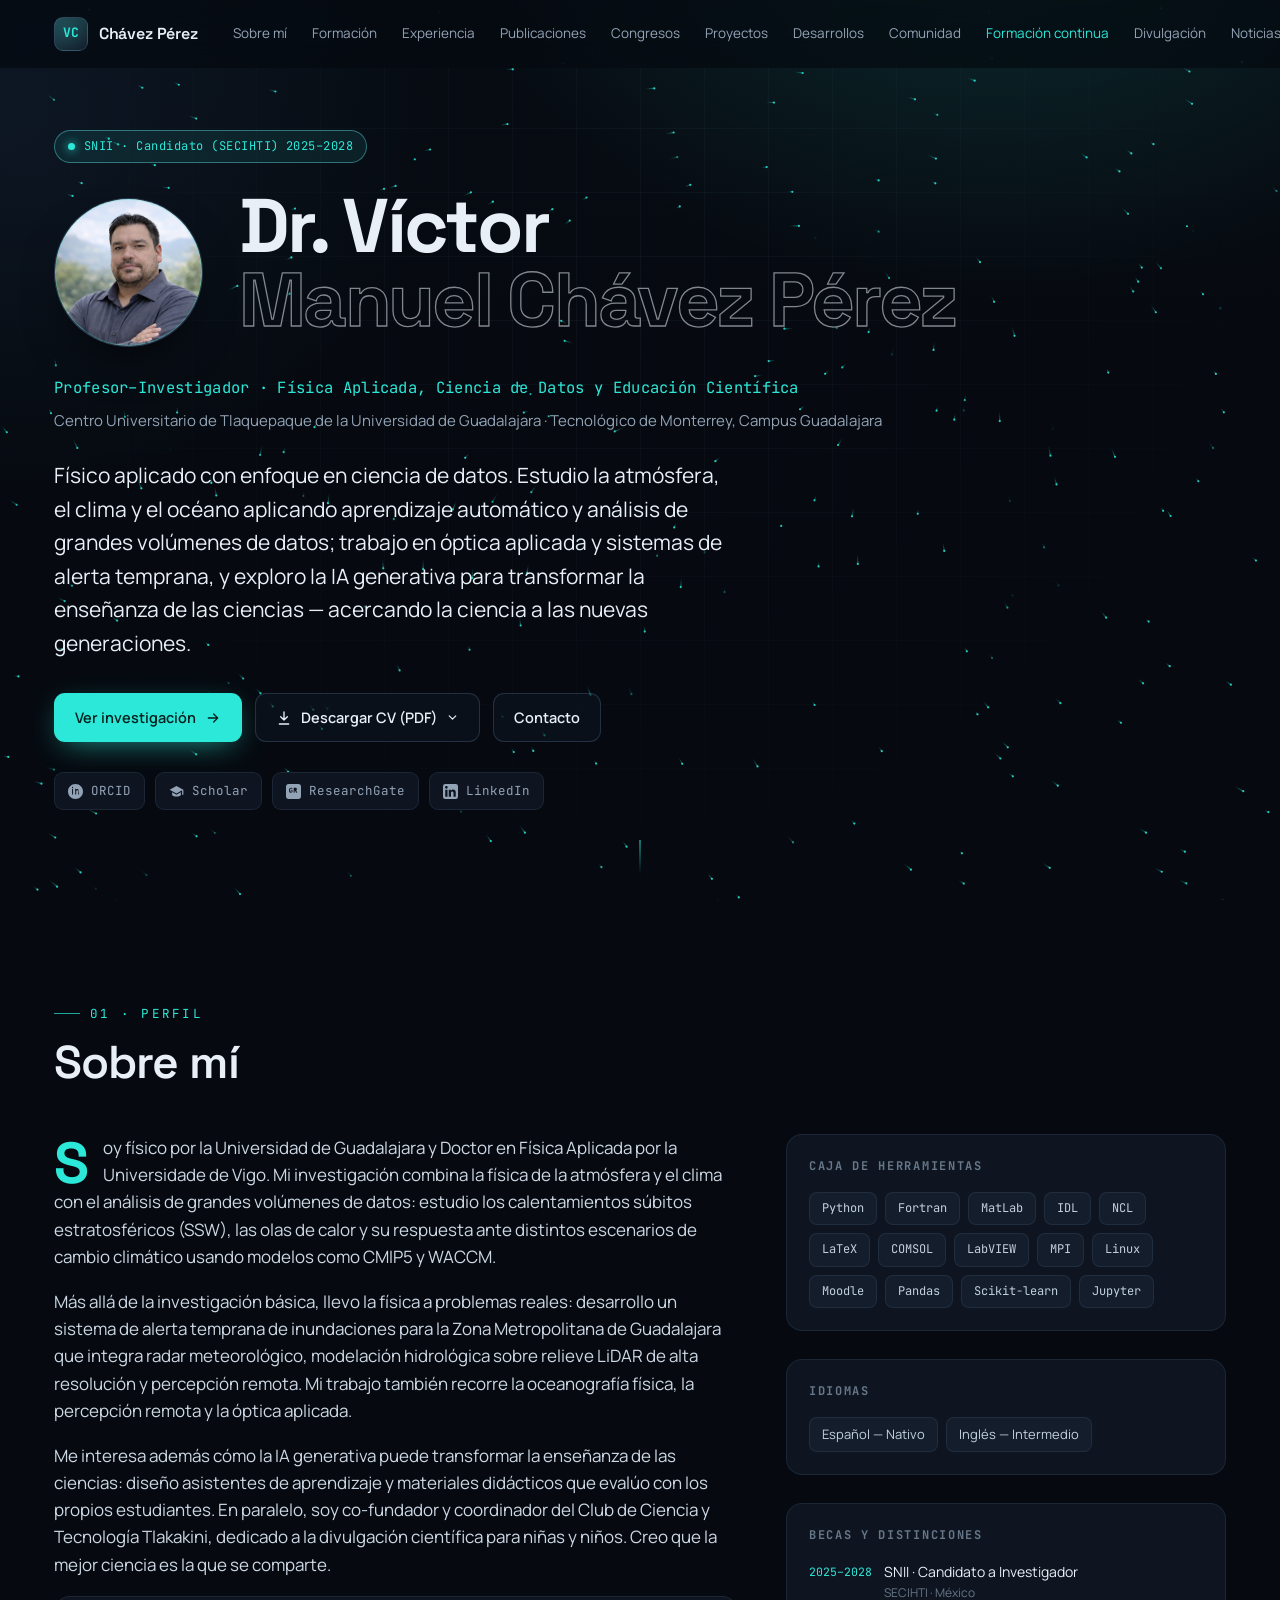
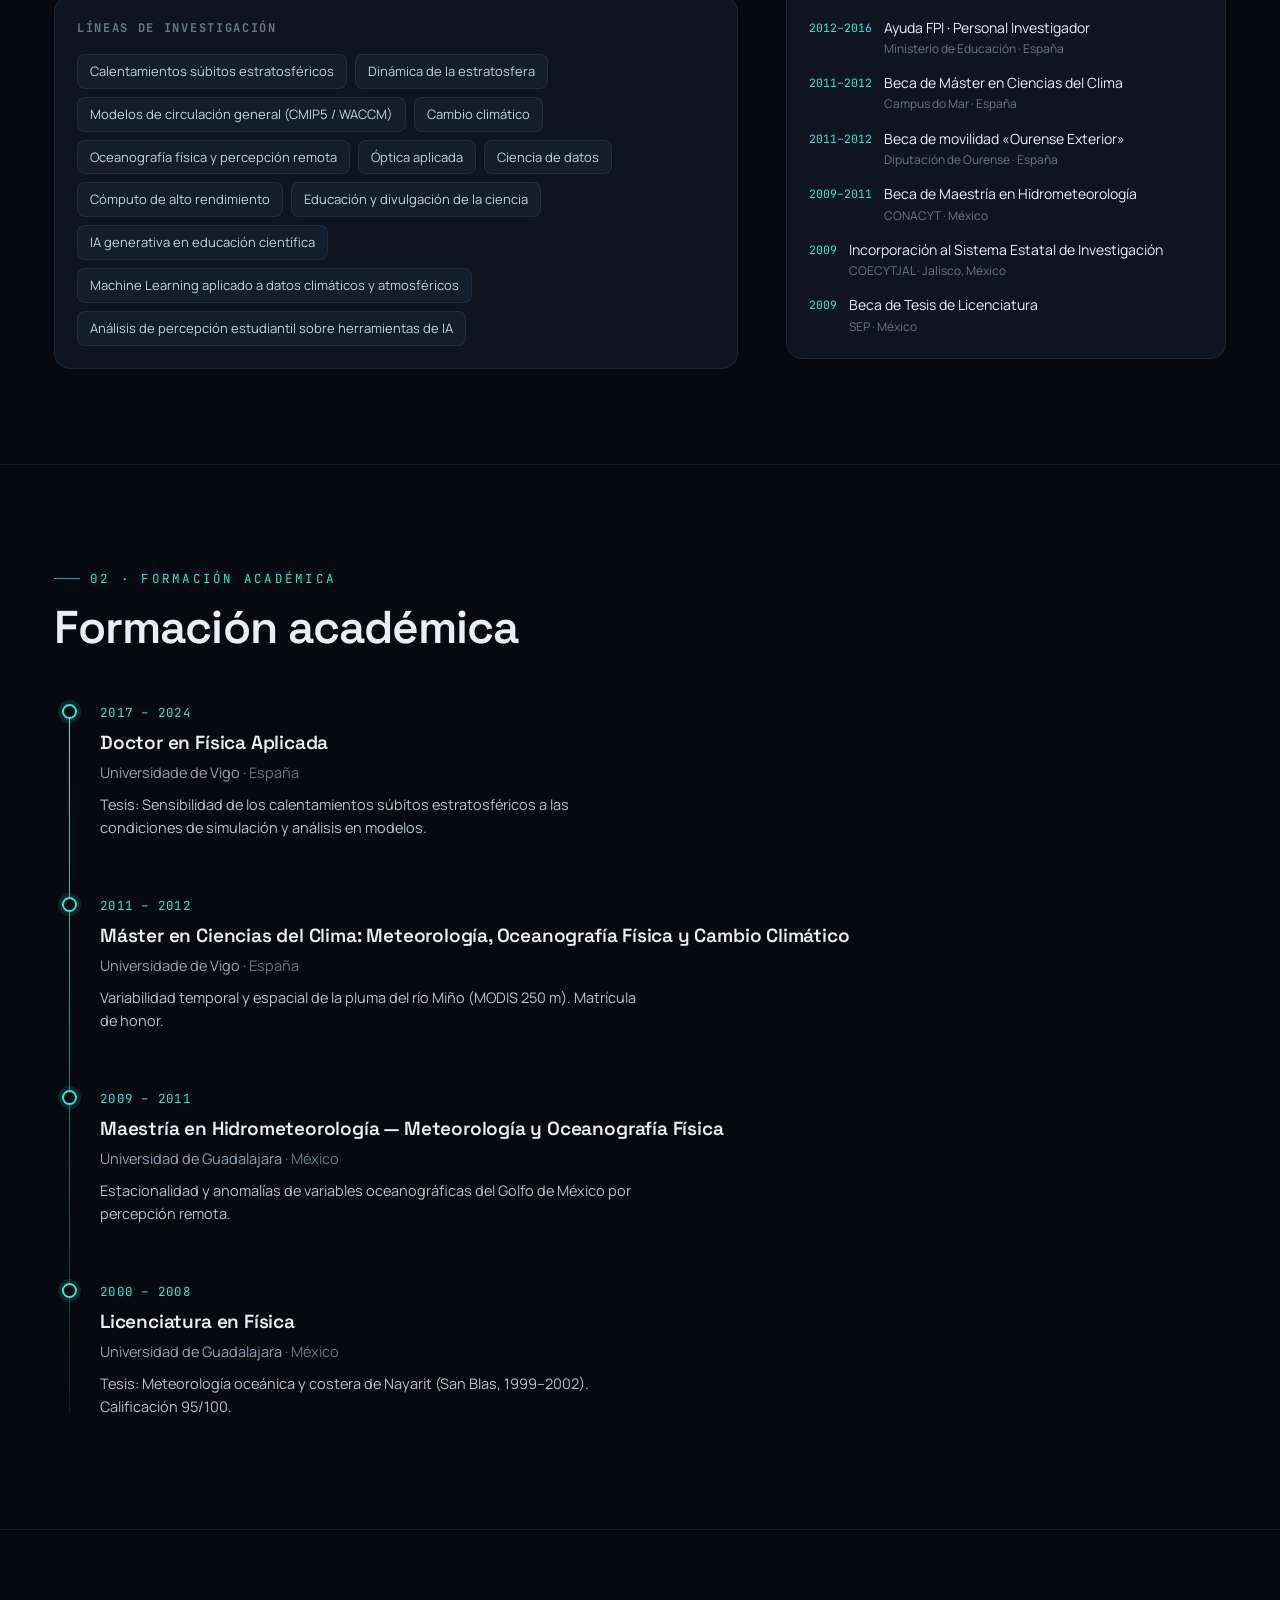
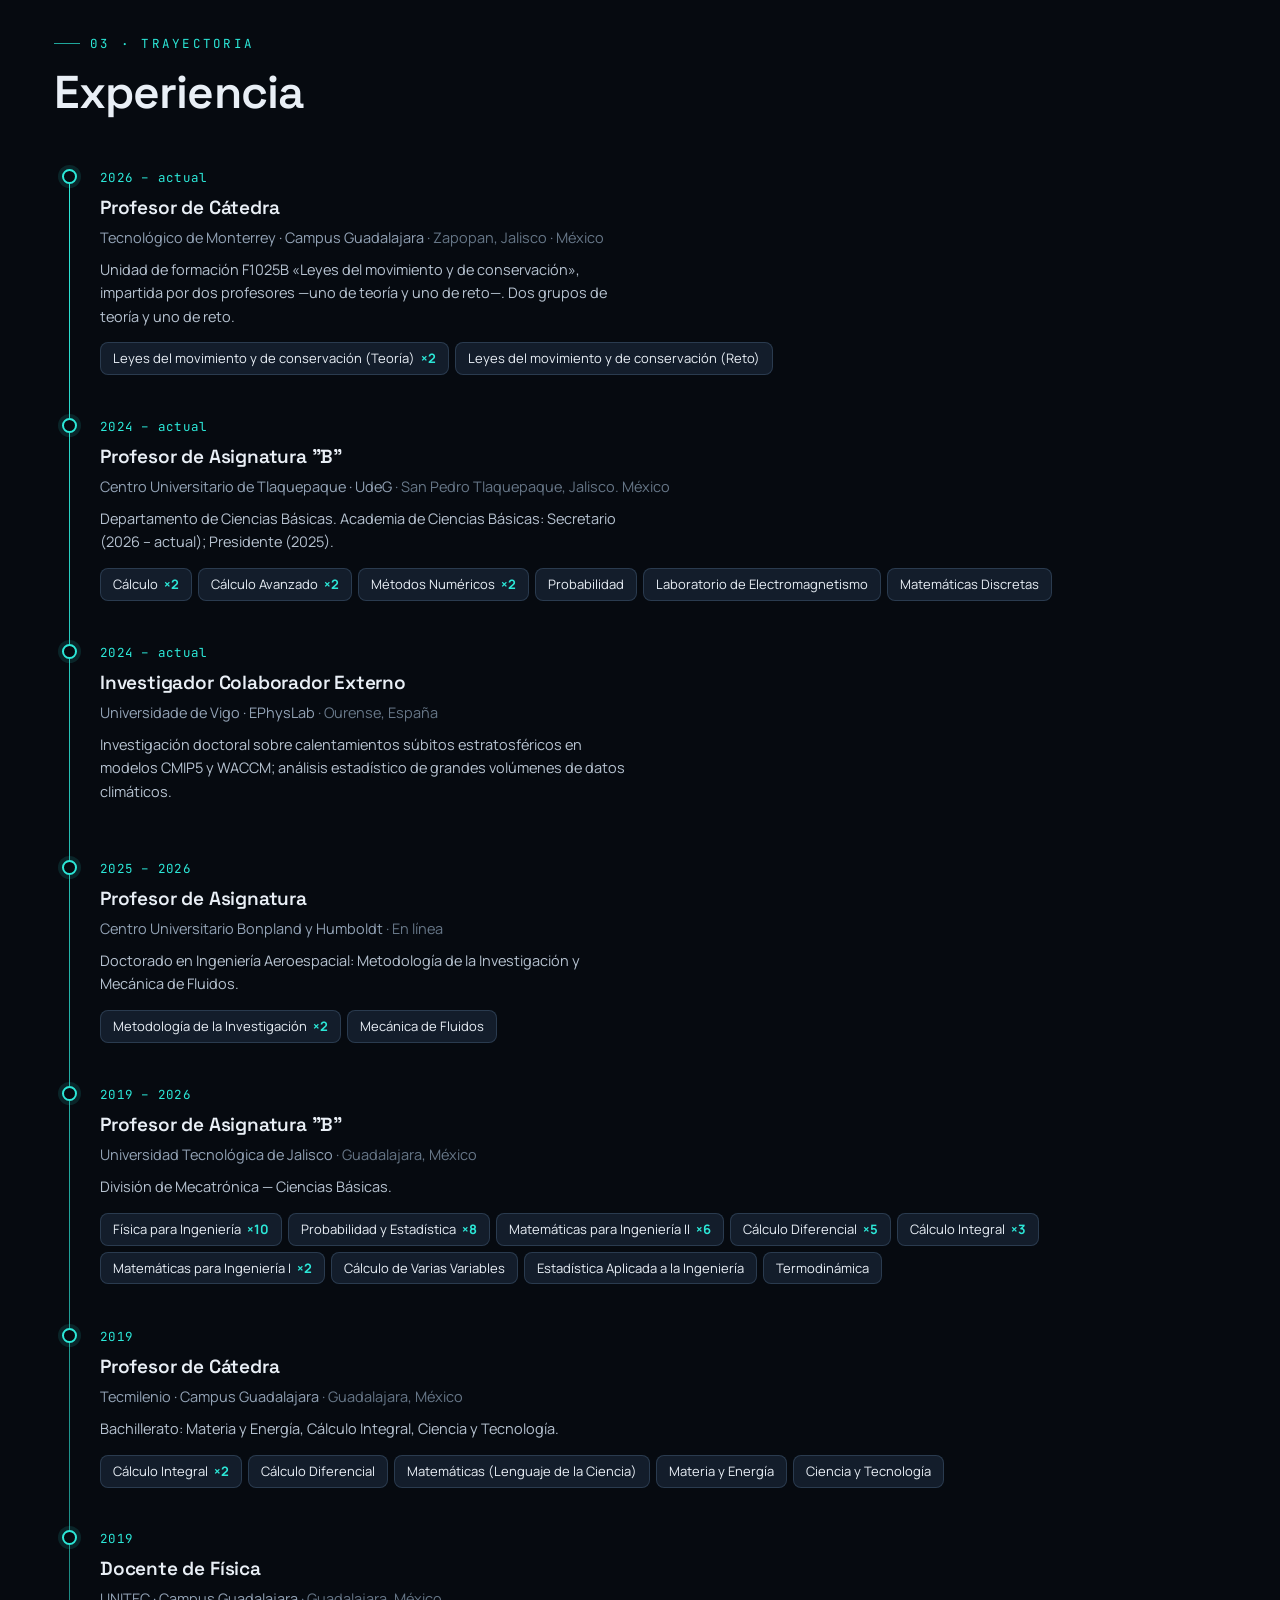
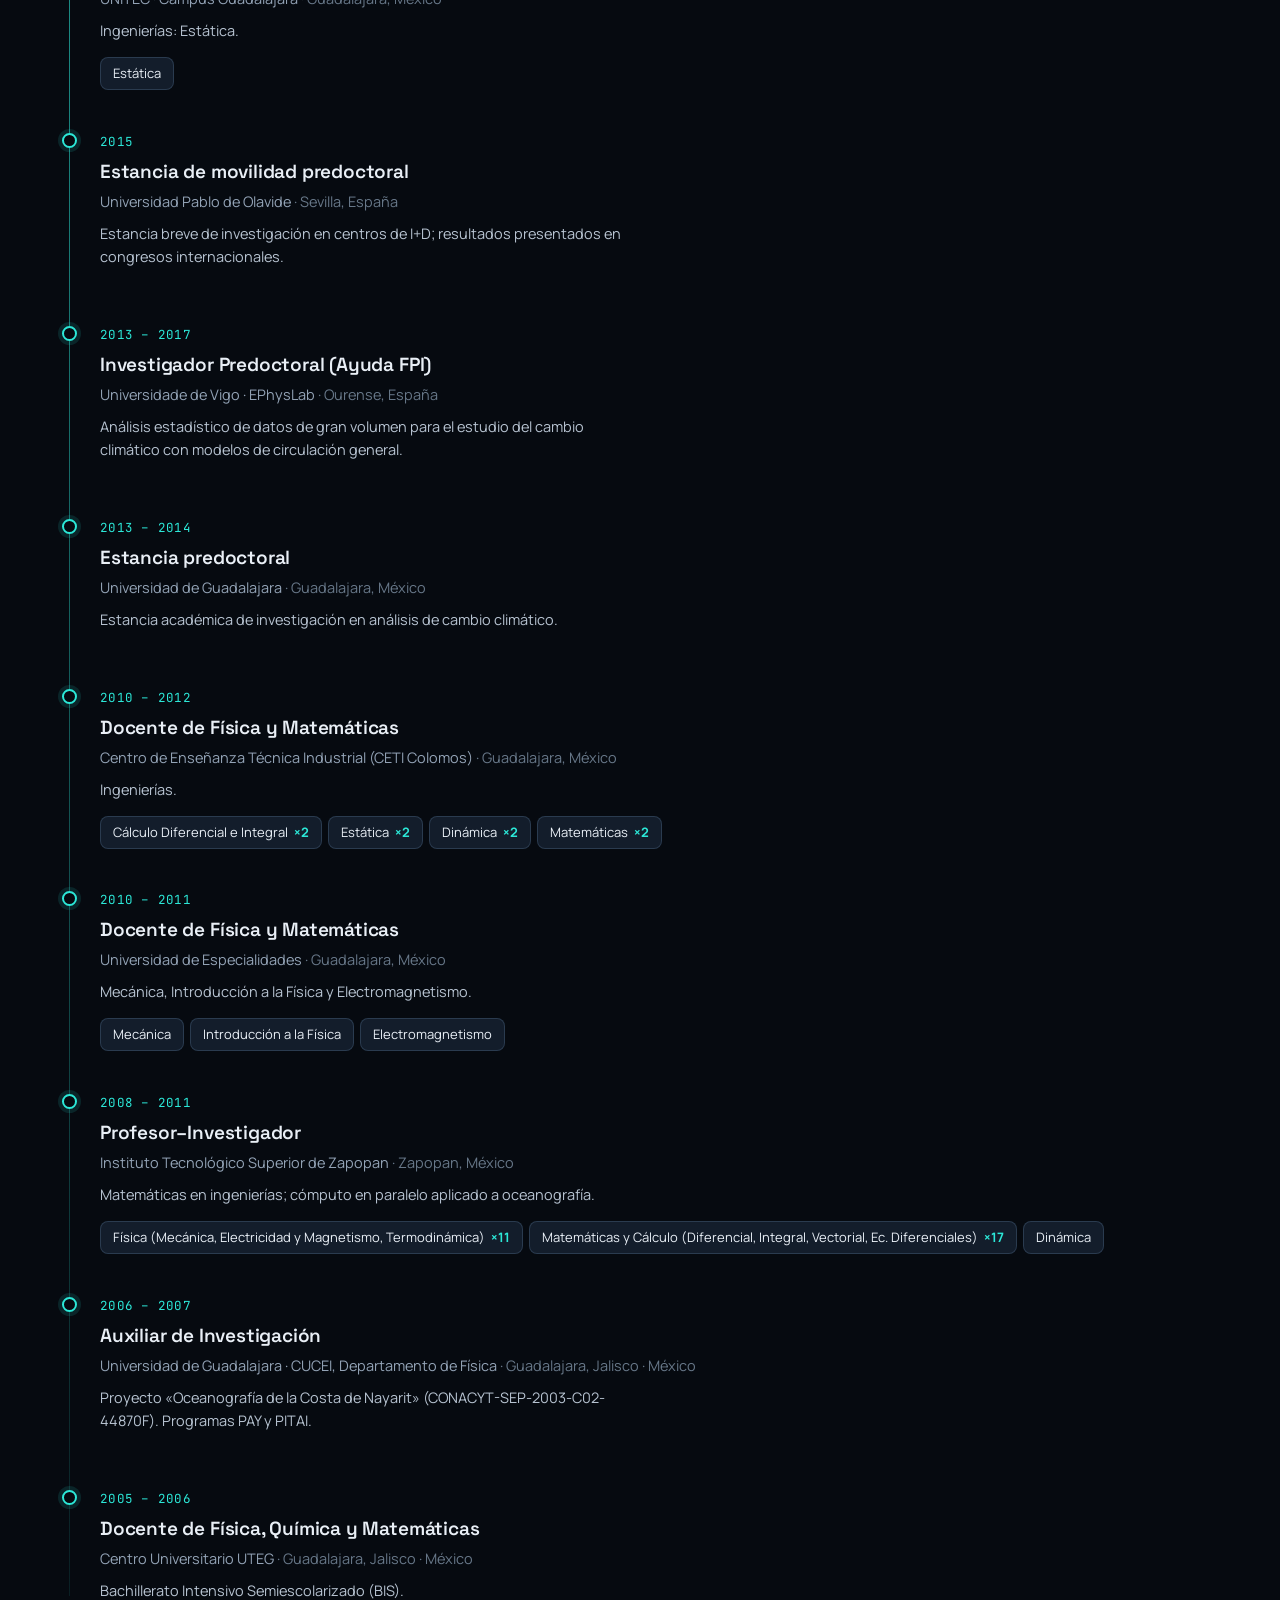
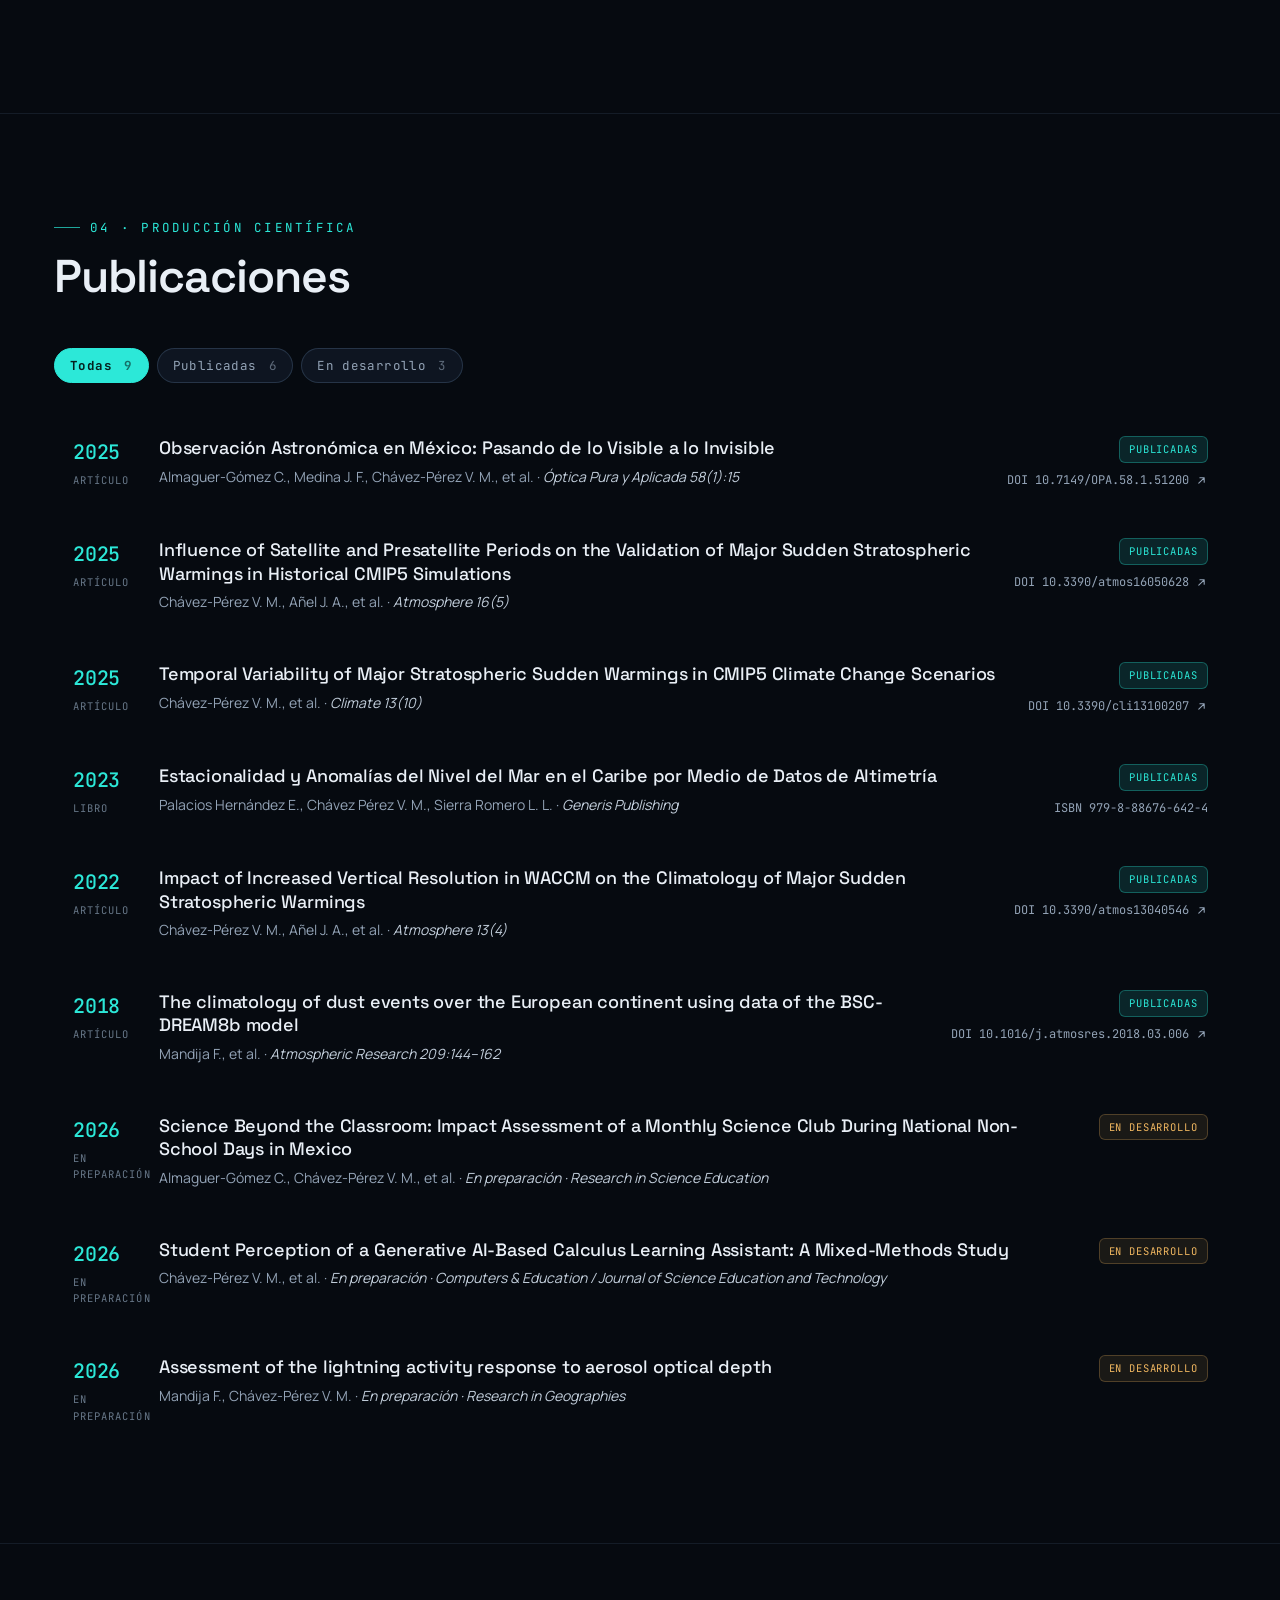
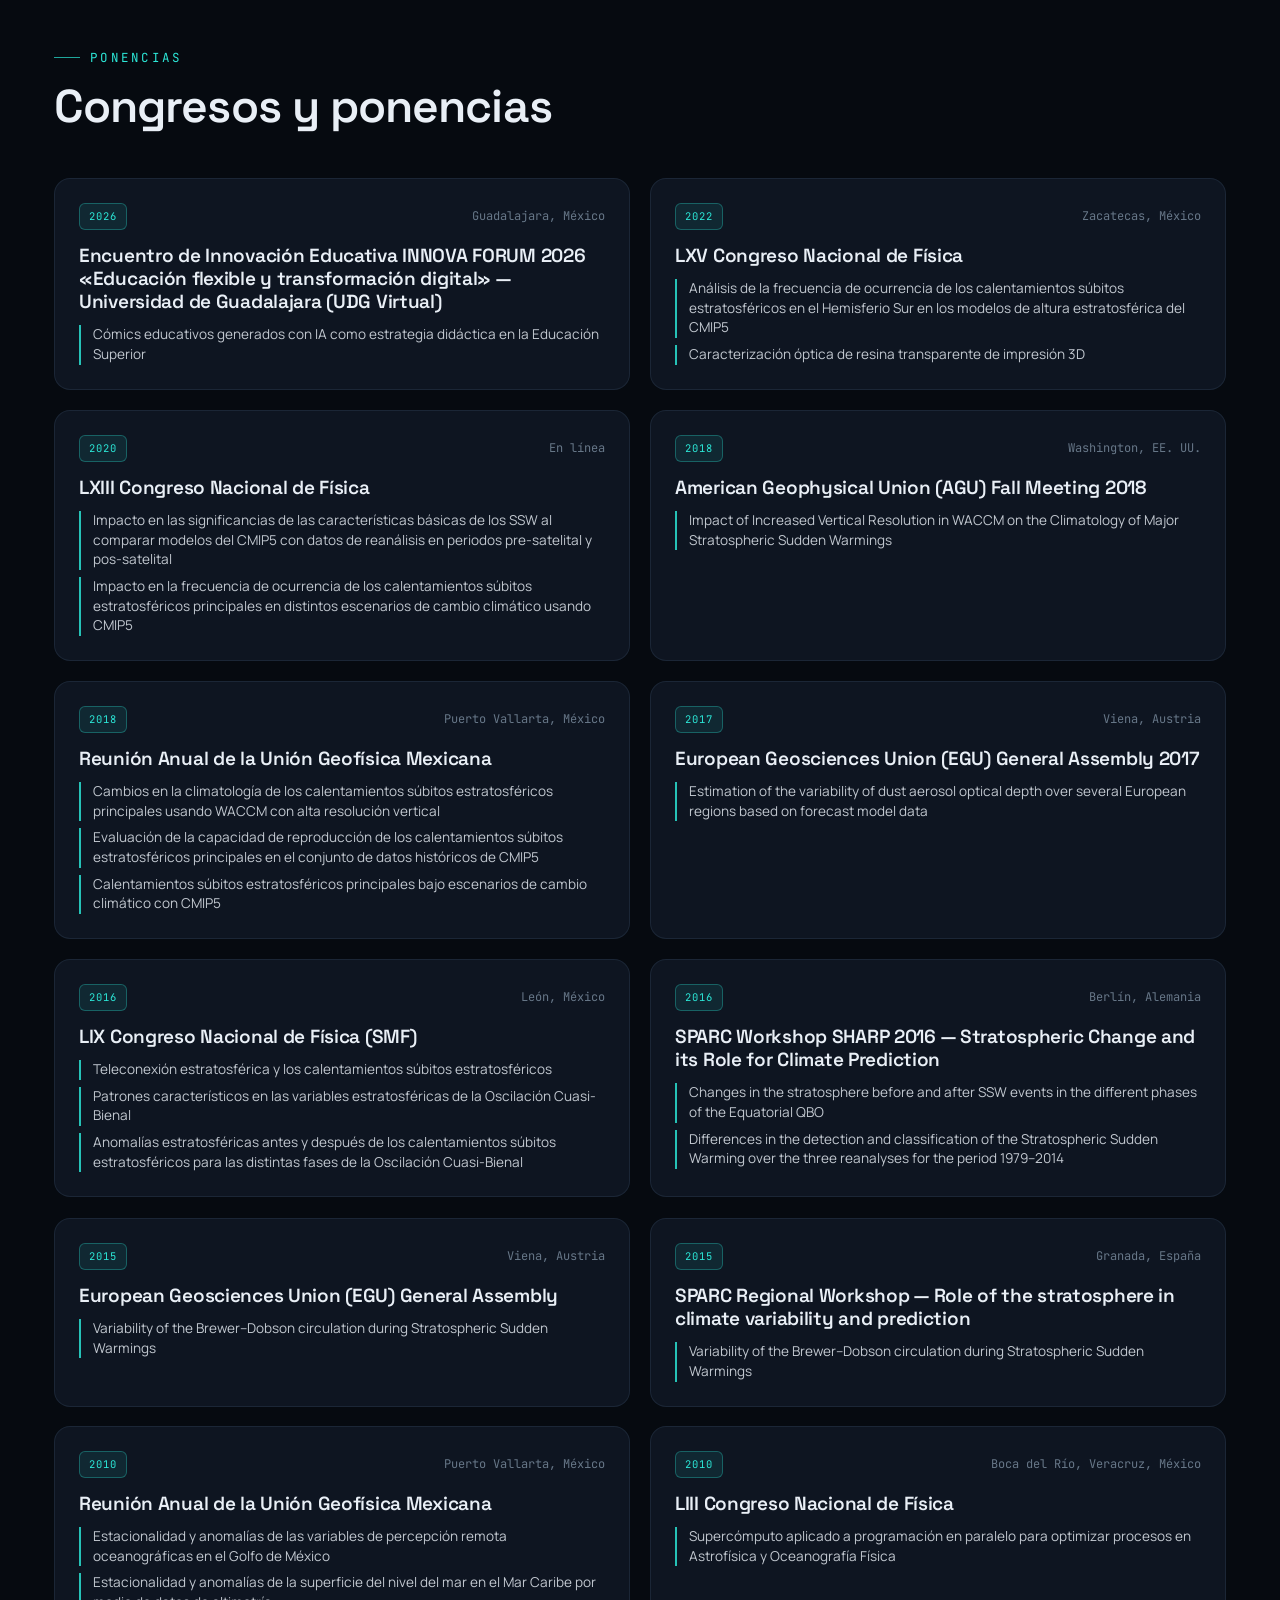
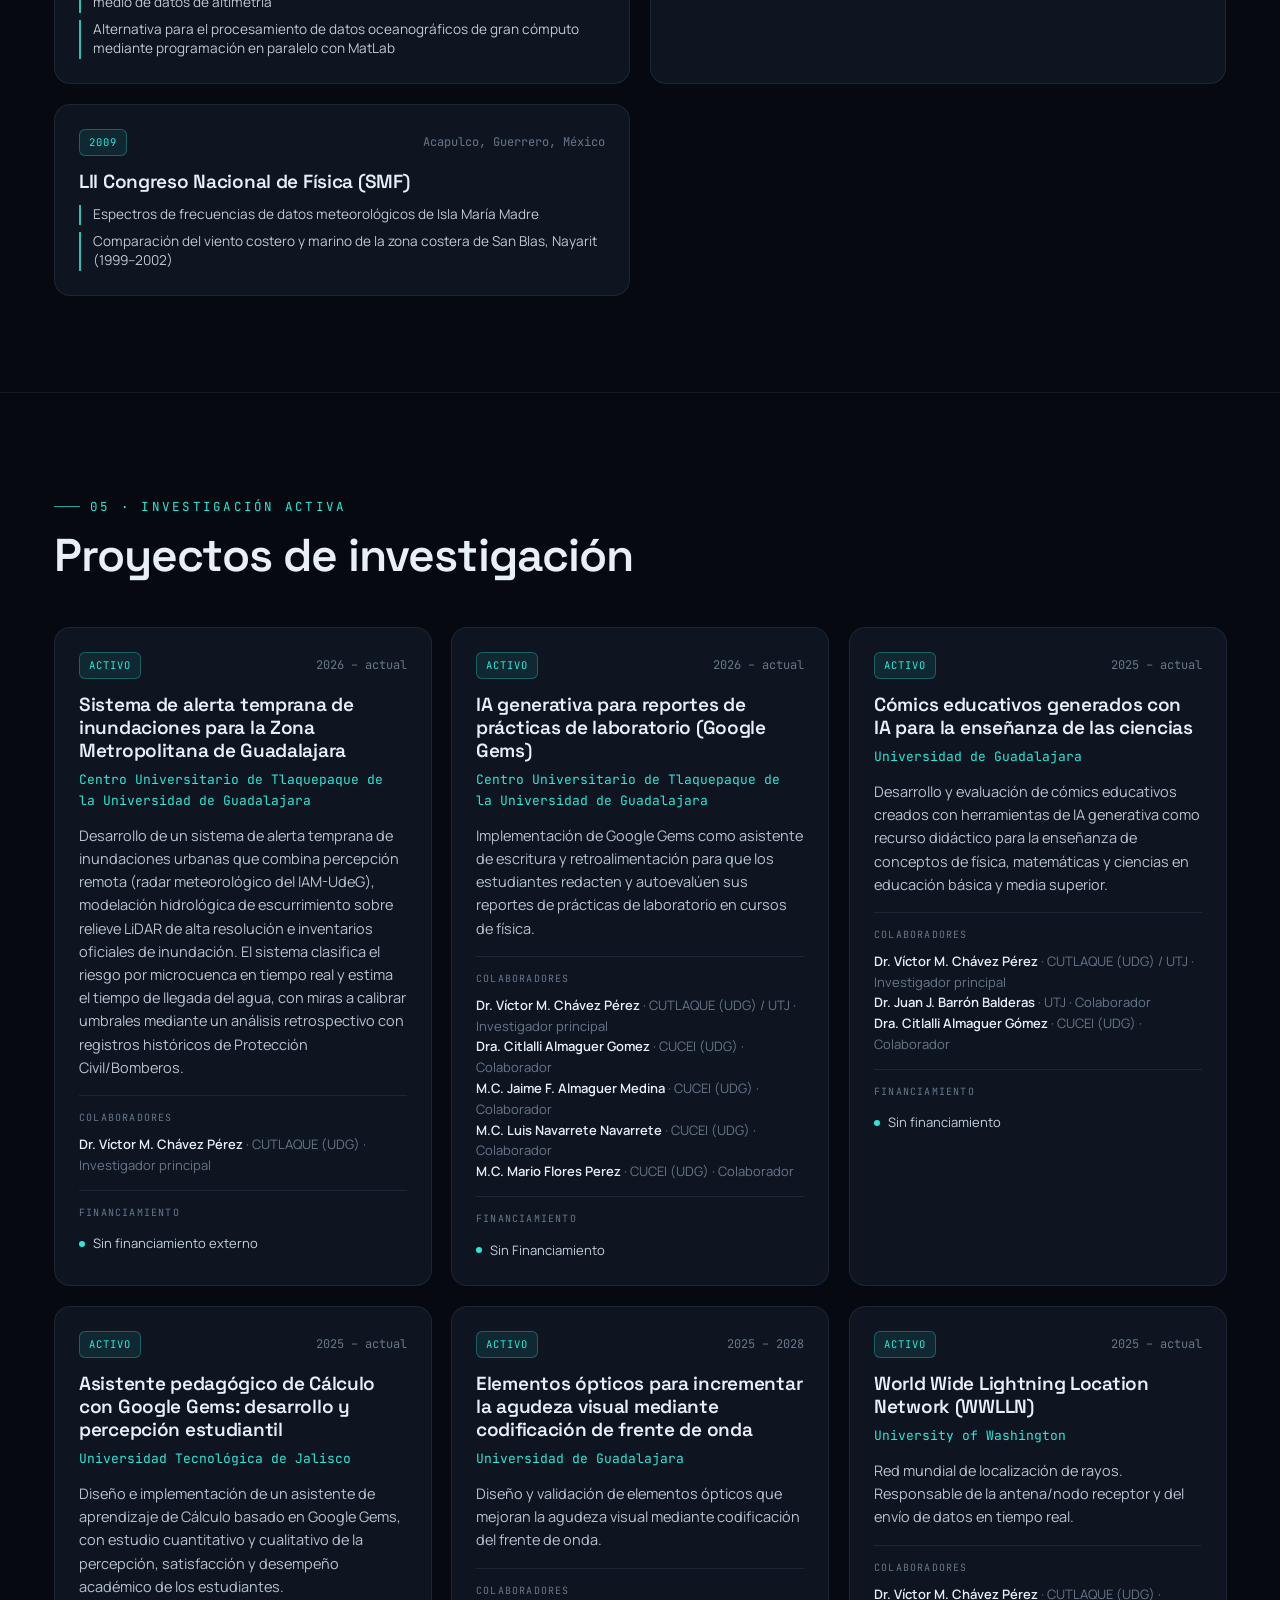
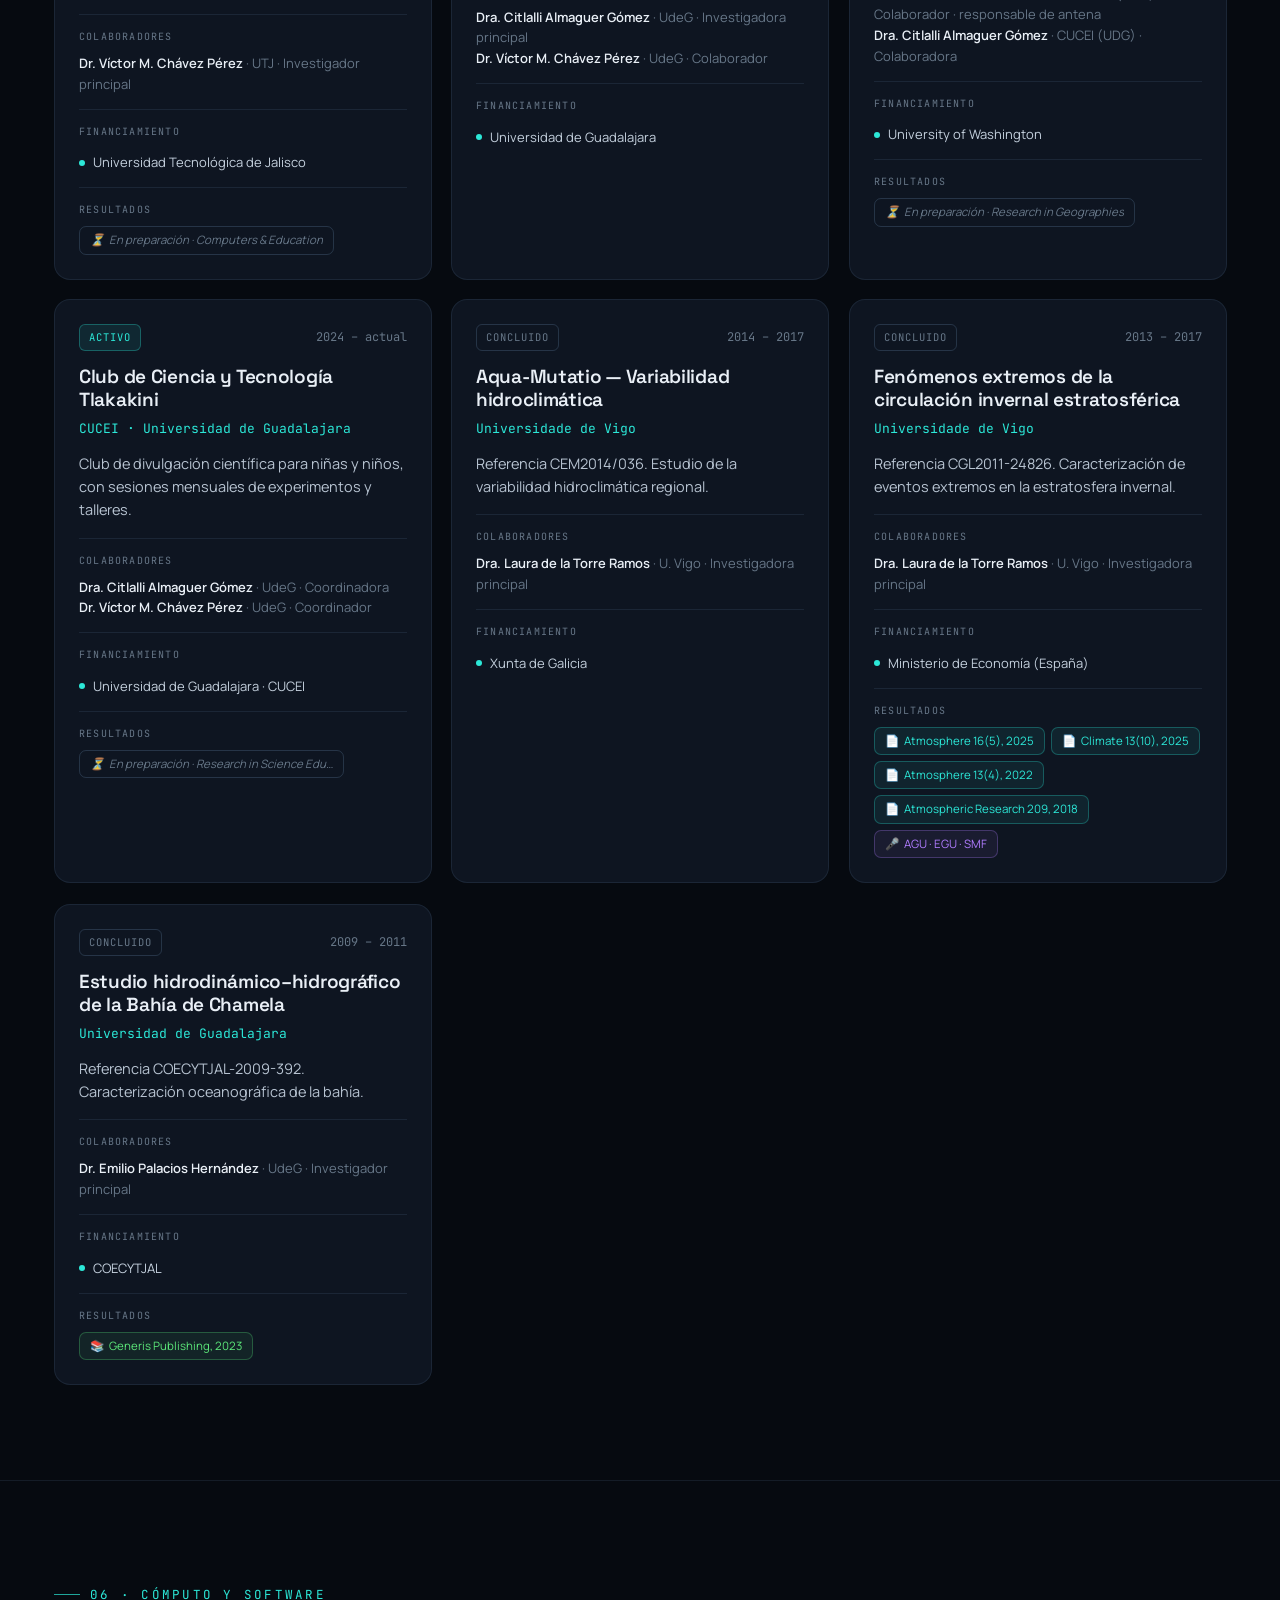
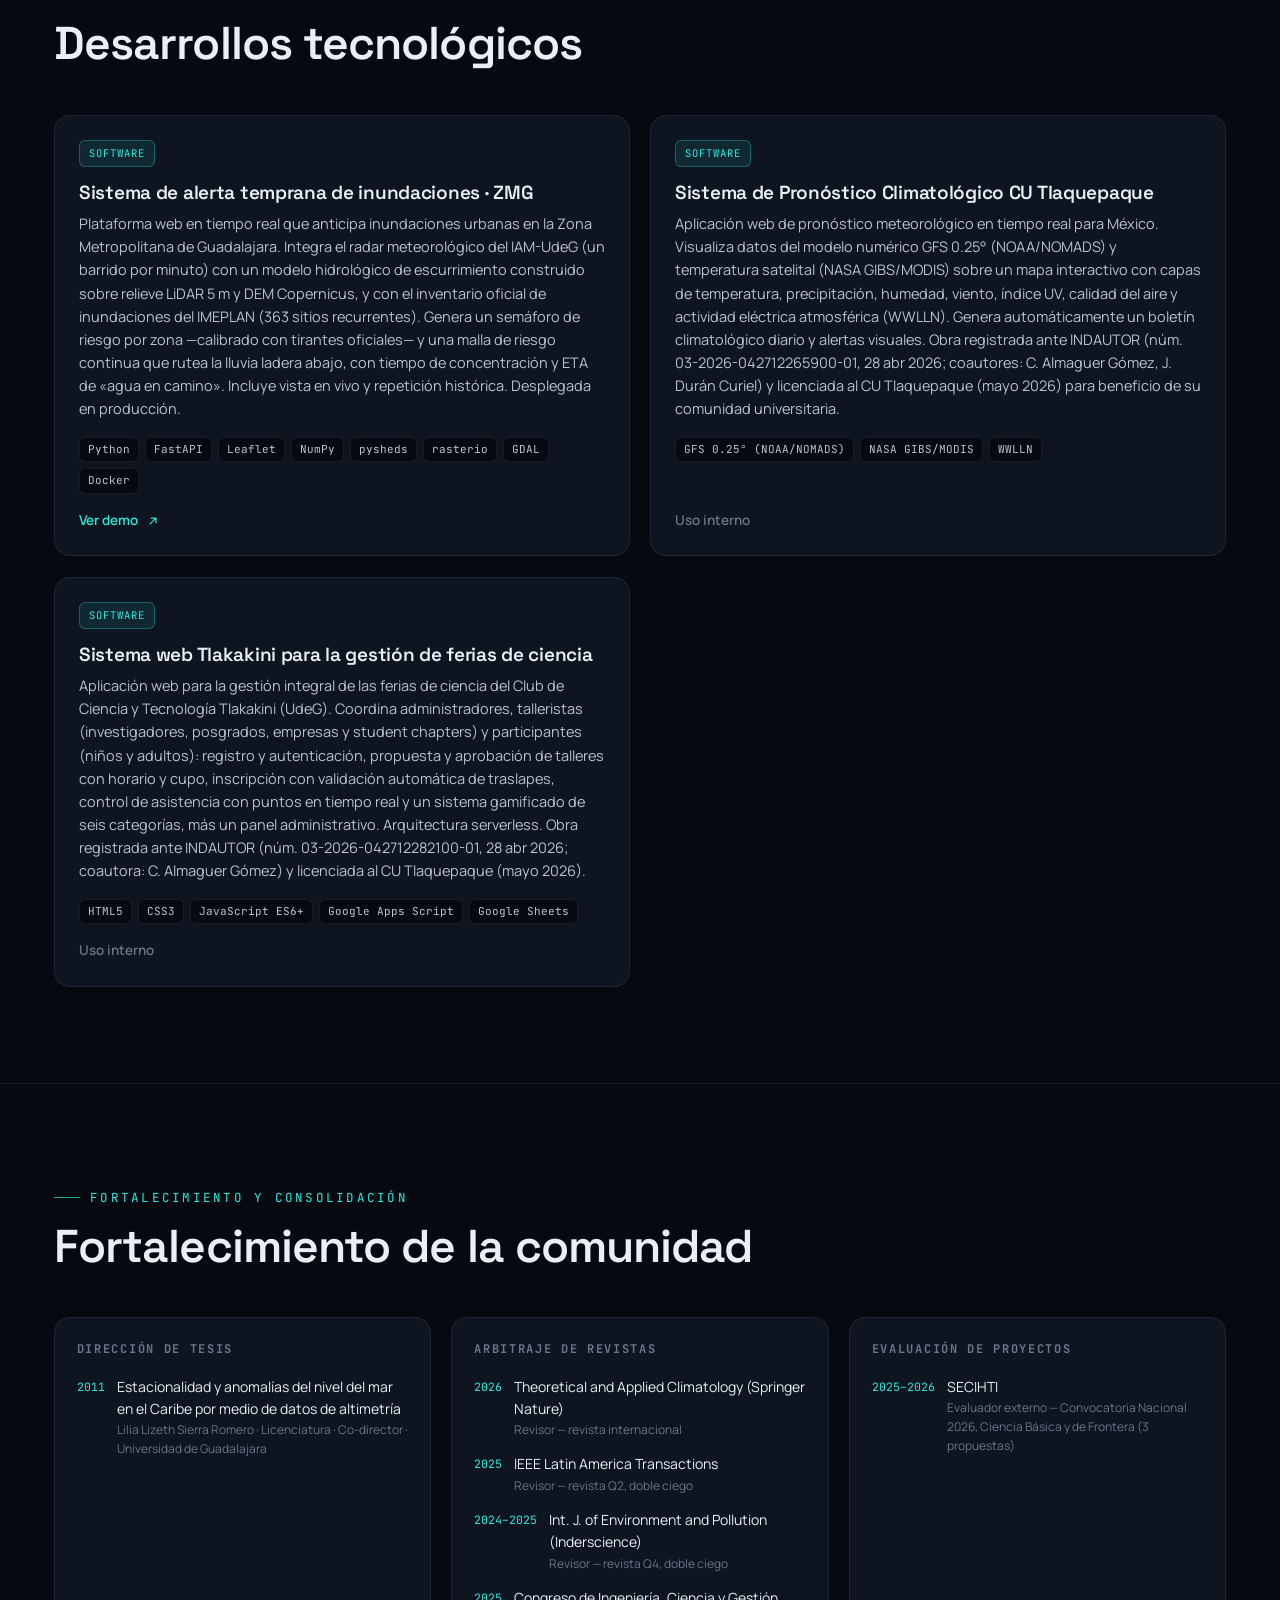
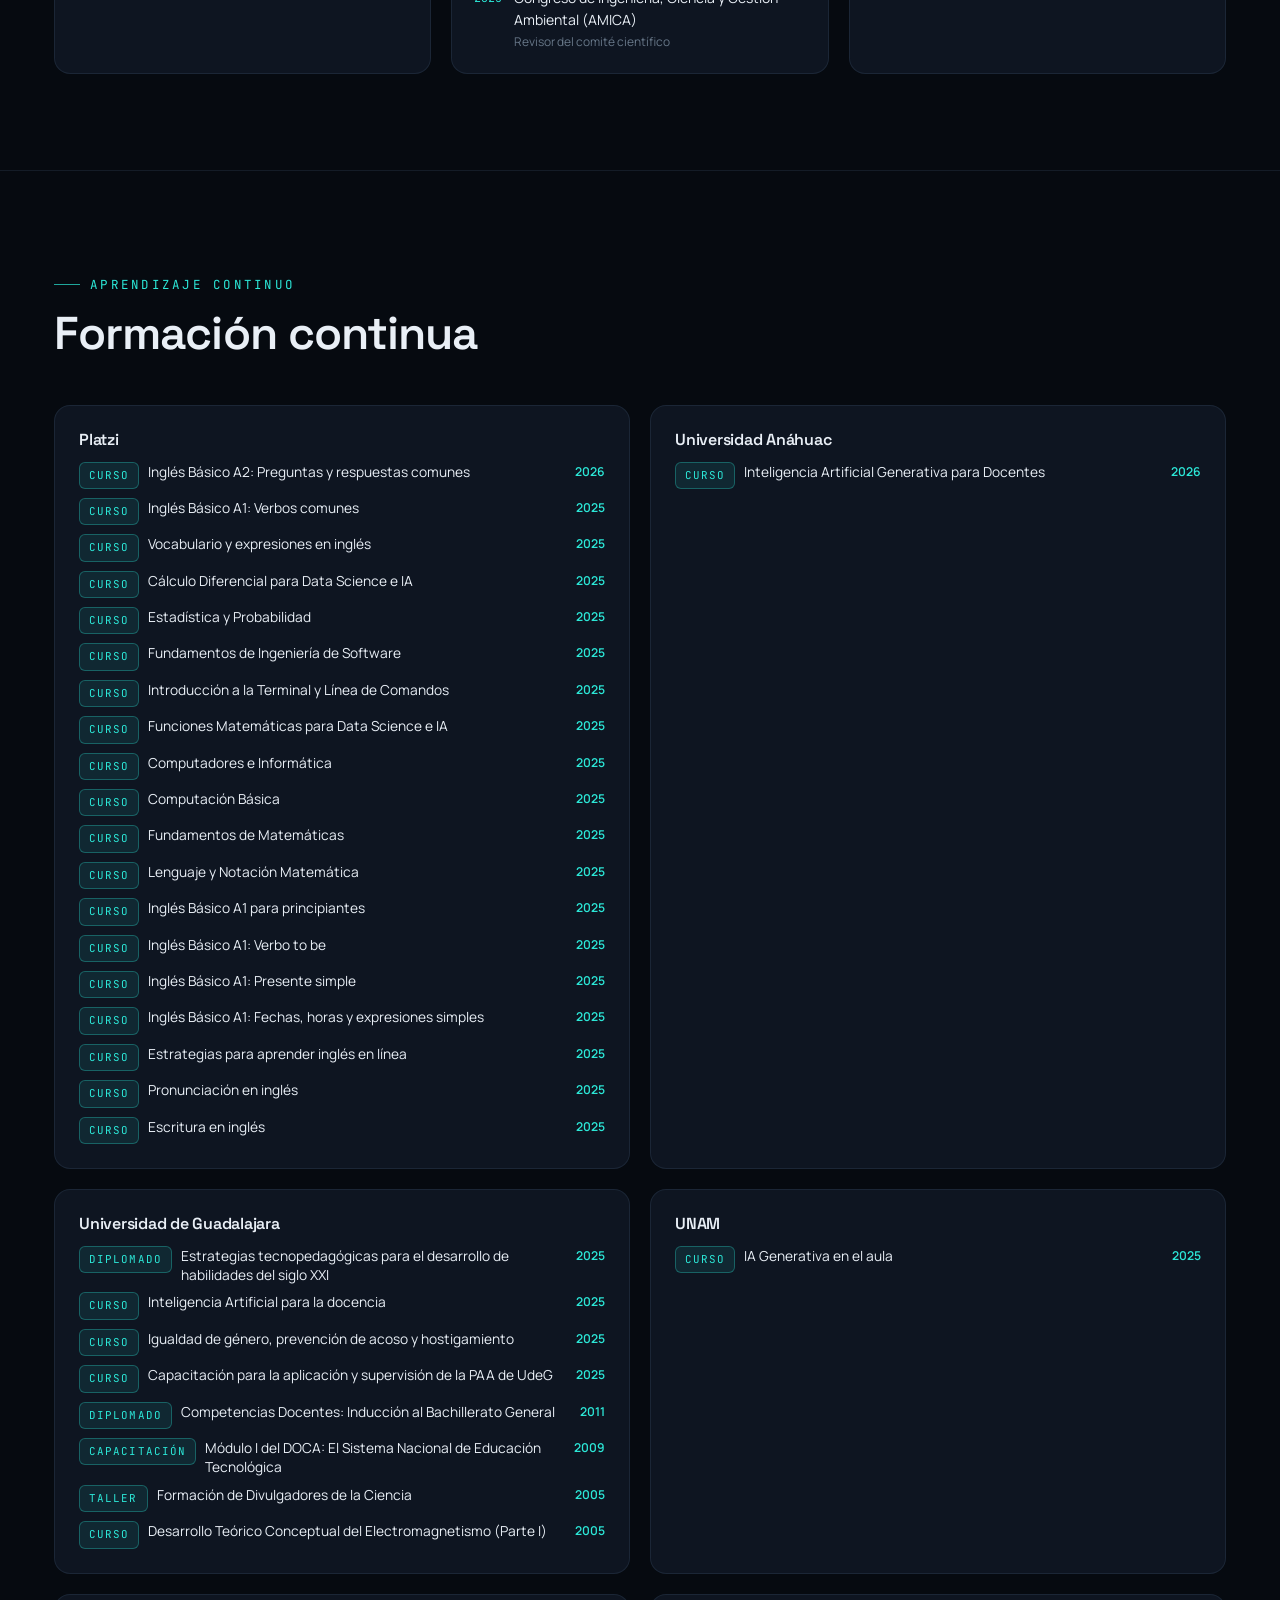
<file: index.html>
<!DOCTYPE html>
<html lang="es">
<head>
<meta charset="UTF-8">
<meta name="viewport" content="width=device-width, initial-scale=1.0">
<title>Víctor M. Chávez Pérez · Física Aplicada</title>
<meta name="description" content="Profesor–Investigador en Física Aplicada y Educación Científica. Calentamientos súbitos estratosféricos, cambio climático, oceanografía física y divulgación de la ciencia.">
<meta name="author" content="Víctor Manuel Chávez Pérez">
<meta name="theme-color" content="#060a10">
<link rel="icon" type="image/svg+xml" href="assets/favicon.svg">

<!-- Open Graph / Twitter (ajusta og:url y og:image a la URL final del sitio) -->
<meta property="og:type" content="profile">
<meta property="og:title" content="Víctor M. Chávez Pérez · Física Aplicada y Educación Científica">
<meta property="og:description" content="Profesor–Investigador. Calentamientos súbitos estratosféricos, cambio climático, oceanografía física, IA generativa en educación y divulgación de la ciencia.">
<meta property="og:image" content="assets/victor.png">
<meta property="og:locale" content="es_MX">
<meta property="og:locale:alternate" content="en_US">
<meta name="twitter:card" content="summary">
<meta name="twitter:title" content="Víctor M. Chávez Pérez · Física Aplicada">
<meta name="twitter:description" content="Profesor–Investigador en Física Aplicada y Educación Científica.">

<!-- Datos estructurados: schema.org/Person -->
<script type="application/ld+json">
{
  "@context": "https://schema.org",
  "@type": "Person",
  "name": "Víctor Manuel Chávez Pérez",
  "givenName": "Víctor Manuel",
  "familyName": "Chávez Pérez",
  "honorificPrefix": "Dr.",
  "jobTitle": "Profesor–Investigador en Física Aplicada y Educación Científica",
  "email": "mailto:victor.chavez@academicos.udg.mx",
  "image": "assets/victor.png",
  "worksFor": [
    { "@type": "CollegeOrUniversity", "name": "Universidad de Guadalajara · Centro Universitario de Tlaquepaque" },
    { "@type": "CollegeOrUniversity", "name": "Universidad Tecnológica de Jalisco" }
  ],
  "alumniOf": [
    { "@type": "CollegeOrUniversity", "name": "Universidade de Vigo" },
    { "@type": "CollegeOrUniversity", "name": "Universidad de Guadalajara" }
  ],
  "knowsAbout": ["Sudden stratospheric warmings", "Climate change", "Physical oceanography", "Remote sensing", "Applied optics", "Generative AI in science education"],
  "sameAs": [
    "https://orcid.org/0000-0002-6761-0730",
    "https://www.researchgate.net/profile/Victor-Chavez-Perez-2",
    "https://www.linkedin.com/in/vmchavezp/"
  ]
}
</script>

<!-- Aplicar tema guardado antes del primer render para evitar parpadeo -->
<script>
  try{ document.documentElement.setAttribute('data-theme', localStorage.getItem('vmcp-theme') || 'dark'); }catch(e){}
</script>

<link rel="preconnect" href="https://fonts.googleapis.com">
<link rel="preconnect" href="https://fonts.gstatic.com" crossorigin>
<link href="https://fonts.googleapis.com/css2?family=Space+Grotesk:wght@400;500;600;700&family=Manrope:wght@400;500;600;700&family=JetBrains+Mono:wght@400;500;700&display=swap" rel="stylesheet">

<link rel="stylesheet" href="styles.css">
</head>
<body>
  <div id="app"></div>

  <script>document.write('<scr'+'ipt src="data.js?v='+Date.now()+'"><\/scr'+'ipt>');</script>
  <script>
    /* Usar datos del admin si existen y la versión coincide (o si data.js no tiene versión). */
    const _saved        = localStorage.getItem('vmcp-admin-data');
    const _savedVersion = localStorage.getItem('vmcp-data-version');
    const _fileVersion  = window.DATA_VERSION || null;
    if(_saved){
      // Si data.js no tiene versión, o las versiones coinciden → usar admin data
      if(!_fileVersion || _savedVersion === _fileVersion){
        try{ window.DATA = JSON.parse(_saved); }catch(e){}
      } else {
        // data.js fue actualizado externamente → limpiar caché
        localStorage.removeItem('vmcp-admin-data');
        localStorage.removeItem('vmcp-data-version');
      }
    }
  </script>
  <script>document.write('<scr'+'ipt src="app.js?v='+Date.now()+'"><\/scr'+'ipt>');</script>
</body>
</html>
</file>
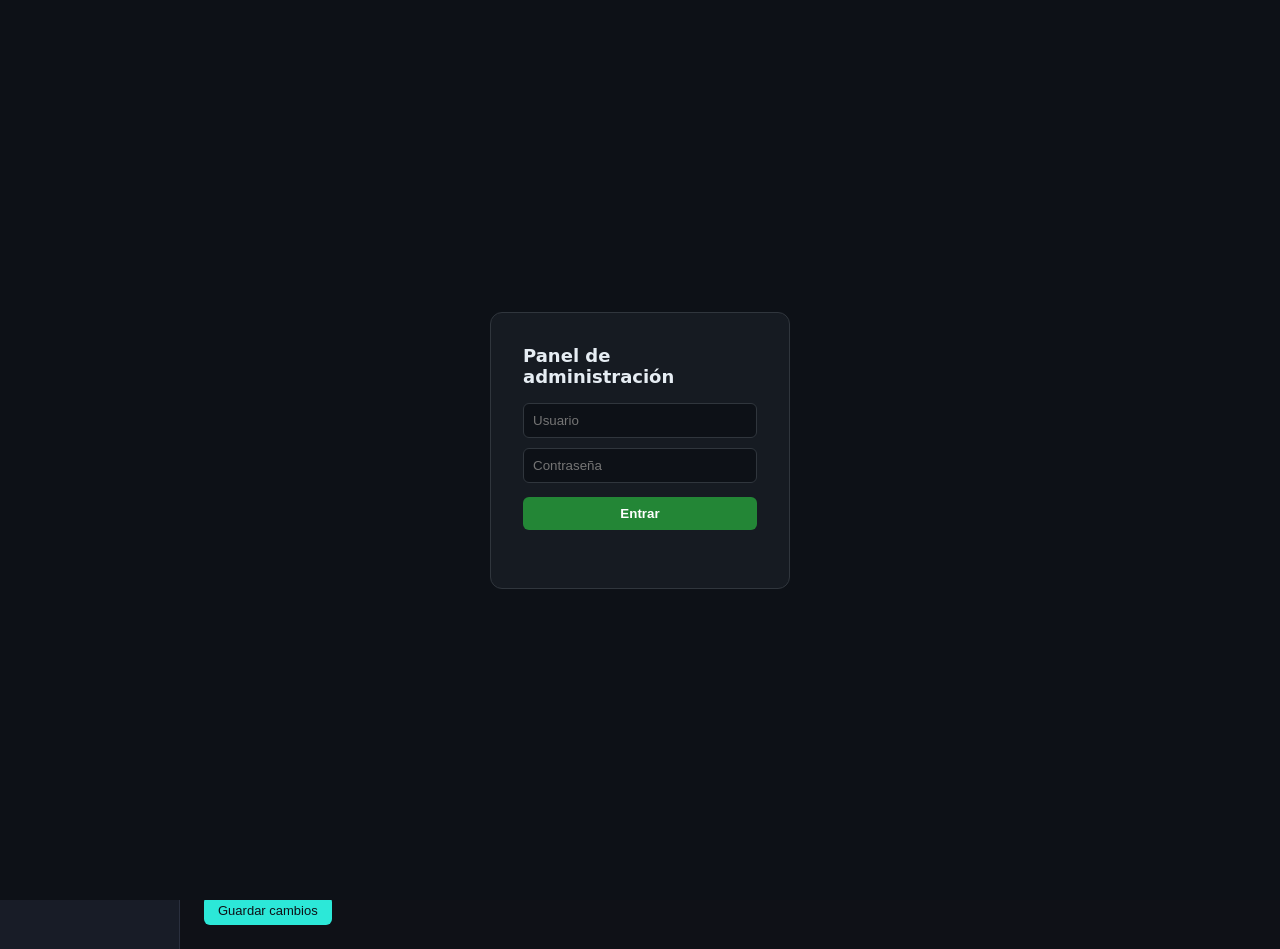
<file: admin.html>
<!DOCTYPE html>
<html lang="es">
<head>
<meta charset="UTF-8">
<meta name="viewport" content="width=device-width, initial-scale=1.0">
<meta name="robots" content="noindex, nofollow">
<title>Admin · CV Víctor</title>
<style>
:root{
  --bg:#0f1117; --surface:#181c27; --border:#2a2f3e; --accent:#2ce8d8;
  --text:#e8eaf0; --muted:#7a8099; --red:#e85c5c; --green:#2ce898;
  --yellow:#e8c42c; --radius:10px; --font:'Segoe UI',system-ui,sans-serif;
}
*{box-sizing:border-box;margin:0;padding:0}
body{background:var(--bg);color:var(--text);font-family:var(--font);font-size:14px;display:flex;flex-direction:column;min-height:100vh}

/* HEADER */
.header{background:var(--surface);border-bottom:1px solid var(--border);padding:12px 20px;display:flex;align-items:center;gap:12px;position:sticky;top:0;z-index:100}
.header h1{font-size:15px;font-weight:600;flex:1}.header h1 span{color:var(--accent)}
.btn{padding:7px 14px;border-radius:6px;border:none;cursor:pointer;font-size:13px;font-weight:500;transition:.15s}
.btn-primary{background:var(--accent);color:#0f1117}
.btn-primary:hover{opacity:.85}
.btn-ghost{background:transparent;color:var(--muted);border:1px solid var(--border)}
.btn-ghost:hover{color:var(--text);border-color:var(--muted)}
.btn-danger{background:transparent;color:var(--red);border:1px solid transparent;padding:5px 8px;font-size:12px}
.btn-danger:hover{border-color:var(--red)}
.btn-edit{background:transparent;color:var(--accent);border:1px solid transparent;padding:5px 8px;font-size:12px}
.btn-edit:hover{border-color:var(--accent)}
.save-status{font-size:12px;color:var(--green);opacity:0;transition:.3s}
.save-status.show{opacity:1}

/* LAYOUT */
.layout{display:flex;flex:1;overflow:hidden}

/* SIDEBAR */
.sidebar{width:180px;background:var(--surface);border-right:1px solid var(--border);padding:12px 8px;display:flex;flex-direction:column;gap:2px;overflow-y:auto}
.nav-item{padding:8px 12px;border-radius:6px;cursor:pointer;font-size:13px;color:var(--muted);transition:.15s;white-space:nowrap}
.nav-item:hover{color:var(--text);background:rgba(255,255,255,.04)}
.nav-item.active{color:var(--accent);background:rgba(44,232,216,.08)}

/* MAIN */
.main{flex:1;overflow-y:auto;padding:24px}

/* CARDS */
.entries{display:flex;flex-direction:column;gap:8px}
.entry-card{background:var(--surface);border:1px solid var(--border);border-radius:var(--radius);padding:14px 16px;display:flex;align-items:flex-start;gap:12px}
.entry-card:hover{border-color:#3a3f50}
.entry-body{flex:1;min-width:0}
.entry-title{font-weight:500;font-size:13px;margin-bottom:2px;white-space:nowrap;overflow:hidden;text-overflow:ellipsis}
.entry-sub{font-size:12px;color:var(--muted)}
.entry-actions{display:flex;gap:4px;flex-shrink:0;margin-top:2px}
.tag-pub{display:inline-block;padding:2px 7px;border-radius:4px;font-size:11px;font-weight:500;margin-left:8px}
.tag-pub.published{background:rgba(44,232,152,.15);color:var(--green)}
.tag-pub.indev{background:rgba(232,196,44,.12);color:var(--yellow)}

/* FIELDS */
.fields-grid{display:grid;grid-template-columns:1fr 1fr;gap:12px;max-width:700px}
.fields-grid.full{grid-template-columns:1fr}
.field-group{display:flex;flex-direction:column;gap:5px}
.field-group label{font-size:12px;color:var(--muted);font-weight:500}
.field-group input,.field-group textarea,.field-group select{background:#0c0f18;border:1px solid var(--border);border-radius:6px;padding:8px 10px;color:var(--text);font-size:13px;font-family:var(--font);transition:.15s;resize:vertical}
.field-group input:focus,.field-group textarea:focus,.field-group select:focus{outline:none;border-color:var(--accent)}
.field-group textarea{min-height:80px}
.bilingual-pair{display:flex;flex-direction:column;gap:5px}
.bilingual-pair label{font-size:12px;color:var(--muted);font-weight:500}
.bilingual-inputs{display:grid;grid-template-columns:1fr 1fr;gap:8px}
.bilingual-inputs span{font-size:11px;color:var(--muted);display:block;margin-bottom:2px}
.bilingual-inputs input,.bilingual-inputs textarea{width:100%;background:#0c0f18;border:1px solid var(--border);border-radius:6px;padding:8px 10px;color:var(--text);font-size:13px;font-family:var(--font);resize:vertical}
.bilingual-inputs input:focus,.bilingual-inputs textarea:focus{outline:none;border-color:var(--accent)}
.bilingual-inputs textarea{min-height:80px}
.section-divider{font-size:11px;color:var(--muted);text-transform:uppercase;letter-spacing:.08em;margin:20px 0 12px;padding-bottom:6px;border-bottom:1px solid var(--border)}
.save-section-btn{margin-top:16px}
.panel-header{display:flex;align-items:center;justify-content:space-between;margin-bottom:20px}
.panel-title{font-size:16px;font-weight:600}
.btn-add{background:rgba(44,232,216,.12);color:var(--accent);border:1px dashed rgba(44,232,216,.4);padding:7px 14px;border-radius:6px;cursor:pointer;font-size:13px;font-weight:500;transition:.15s}
.btn-add:hover{background:rgba(44,232,216,.2)}
.btn-sm{padding:4px 8px;font-size:11px;border-radius:4px;border:1px solid var(--border);background:transparent;color:var(--muted);cursor:pointer}
.btn-sm:hover{color:var(--text);border-color:var(--muted)}

/* CHIP INPUT */
.chip-input-area{display:flex;flex-wrap:wrap;gap:6px;background:#0c0f18;border:1px solid var(--border);border-radius:6px;padding:8px;min-height:42px;cursor:text}
.chip-input-area:focus-within{border-color:var(--accent)}
.chip{display:inline-flex;align-items:center;gap:4px;padding:3px 8px;background:rgba(44,232,216,.12);color:var(--accent);border-radius:4px;font-size:12px}
.chip button{background:none;border:none;color:inherit;cursor:pointer;padding:0;line-height:1;opacity:.7}
.chip button:hover{opacity:1}
.chip-new{border:none;background:transparent;color:var(--text);font-size:13px;outline:none;min-width:80px;flex:1}

/* MODAL */
.overlay{position:fixed;inset:0;background:rgba(0,0,0,.7);z-index:200;display:flex;align-items:center;justify-content:center;opacity:0;pointer-events:none;transition:.2s}
.overlay.open{opacity:1;pointer-events:all}
.modal{background:var(--surface);border:1px solid var(--border);border-radius:12px;width:min(680px,95vw);max-height:88vh;overflow-y:auto;padding:24px;transform:translateY(8px);transition:.2s;display:flex;flex-direction:column;gap:0}
.overlay.open .modal{transform:translateY(0)}
.modal-header{display:flex;align-items:center;justify-content:space-between;margin-bottom:20px}
.modal-title{font-size:15px;font-weight:600}
.modal-close{background:none;border:none;color:var(--muted);font-size:20px;cursor:pointer;line-height:1;padding:4px}
.modal-close:hover{color:var(--text)}
.modal-body{display:flex;flex-direction:column;gap:14px}
.modal-footer{display:flex;justify-content:flex-end;gap:8px;margin-top:20px;padding-top:16px;border-top:1px solid var(--border)}

/* COLLABORATORS */
.collabs-list{display:flex;flex-direction:column;gap:8px;margin-top:6px}
.collab-row{background:#0c0f18;border:1px solid var(--border);border-radius:6px;padding:10px 12px;display:flex;gap:8px;align-items:flex-start}
.collab-row .fields{display:grid;grid-template-columns:1fr 1fr 1fr 1fr;gap:8px;flex:1}
.collab-row .fields input{background:var(--surface);border:1px solid var(--border);border-radius:4px;padding:5px 8px;color:var(--text);font-size:12px;font-family:var(--font);width:100%}
.collab-row .fields input:focus{outline:none;border-color:var(--accent)}

/* RESOURCES */
.res-cat-block{background:var(--surface);border:1px solid var(--border);border-radius:var(--radius);padding:14px;margin-bottom:10px}
.res-cat-header{display:flex;align-items:center;gap:8px;margin-bottom:10px}
.res-cat-header input{flex:1;background:#0c0f18;border:1px solid var(--border);border-radius:5px;padding:6px 9px;color:var(--text);font-size:13px;font-family:var(--font)}
.res-cat-header input:focus{outline:none;border-color:var(--accent)}
.res-item-row{display:flex;gap:8px;align-items:center;margin-bottom:6px}
.res-item-row input{background:#0c0f18;border:1px solid var(--border);border-radius:5px;padding:5px 8px;color:var(--text);font-size:12px;font-family:var(--font)}
.res-item-row input:focus{outline:none;border-color:var(--accent)}
.res-item-row .ri-name{flex:1}
.res-item-row .ri-kind{width:70px}
</style>
</head>
<body>
<!-- Pantalla de acceso (protección básica del lado del cliente) -->
<div id="authGate" style="position:fixed;inset:0;z-index:99999;background:#0d1117;display:flex;align-items:center;justify-content:center;font-family:system-ui,sans-serif">
  <form id="authForm" style="background:#161b22;padding:32px;border-radius:12px;border:1px solid #30363d;width:300px">
    <h2 style="color:#e6edf3;margin:0 0 16px;font-size:18px">Panel de administración</h2>
    <input id="authUser" placeholder="Usuario" autocomplete="username" style="width:100%;box-sizing:border-box;margin-bottom:10px;padding:9px;border-radius:6px;border:1px solid #30363d;background:#0d1117;color:#e6edf3">
    <input id="authPass" type="password" placeholder="Contraseña" autocomplete="current-password" style="width:100%;box-sizing:border-box;margin-bottom:14px;padding:9px;border-radius:6px;border:1px solid #30363d;background:#0d1117;color:#e6edf3">
    <button type="submit" style="width:100%;padding:9px;border:none;border-radius:6px;background:#238636;color:#fff;font-weight:600;cursor:pointer">Entrar</button>
    <p id="authErr" style="color:#f85149;font-size:13px;min-height:16px;margin:10px 0 0"></p>
  </form>
</div>
<script>
(function(){
  const U='fa30799d67714e78216c7cfc588b7d3f549798154bd4413162001535096f2a77';
  const P='eeed1a0f2a27c69c9ac9ddb2321fe0355d17ea3d487766b1963d4c8fa2ef8578';
  const gate=document.getElementById('authGate');
  if(sessionStorage.getItem('vmcp-admin-auth')==='1'){ gate.remove(); return; }
  async function h(s){
    const b=await crypto.subtle.digest('SHA-256', new TextEncoder().encode(s));
    return Array.from(new Uint8Array(b)).map(x=>x.toString(16).padStart(2,'0')).join('');
  }
  document.getElementById('authForm').addEventListener('submit', async function(e){
    e.preventDefault();
    const u=await h(document.getElementById('authUser').value.trim());
    const p=await h(document.getElementById('authPass').value);
    if(u===U && p===P){ sessionStorage.setItem('vmcp-admin-auth','1'); gate.remove(); }
    else document.getElementById('authErr').textContent='Usuario o contraseña incorrectos';
  });
})();
</script>
<div class="header">
  <h1>Admin Panel · <span>CV Víctor</span></h1>
  <span class="save-status" id="saveStatus">✓ Guardado</span>
  <button class="btn btn-ghost" onclick="window.open('index.html','_blank')">Ver CV</button>
  <button class="btn btn-ghost" onclick="exportData()">Exportar data.js</button>
  <button class="btn btn-ghost" style="color:var(--red);border-color:var(--red)" onclick="if(confirm('¿Limpiar caché y recargar datos originales del data.js?')){localStorage.removeItem('vmcp-admin-data');location.reload();}">Limpiar caché</button>
  <button class="btn btn-primary" onclick="saveAll()">Guardar todo</button>
</div>

<div class="layout">
  <nav class="sidebar" id="sidebar">
    <div class="nav-item active" data-sec="meta">🏠 Hero</div>
    <div class="nav-item" data-sec="about">👤 Sobre mí</div>
    <div class="nav-item" data-sec="education">🎓 Formación</div>
    <div class="nav-item" data-sec="experience">💼 Experiencia</div>
    <div class="nav-item" data-sec="publications">📄 Publicaciones</div>
    <div class="nav-item" data-sec="projects">🔬 Proyectos</div>
    <div class="nav-item" data-sec="tech">💻 Desarrollos</div>
    <div class="nav-item" data-sec="conferences">🎤 Congresos</div>
    <div class="nav-item" data-sec="service">🤝 Comunidad</div>
    <div class="nav-item" data-sec="training">📜 Formación</div>
    <div class="nav-item" data-sec="outreach">📢 Divulgación</div>
    <div class="nav-item" data-sec="resources">📁 Recursos</div>
    <div class="nav-item" data-sec="news">📰 Noticias</div>
  </nav>
  <main class="main" id="main"></main>
</div>

<!-- Modal -->
<div class="overlay" id="overlay">
  <div class="modal" id="modal">
    <div class="modal-header">
      <span class="modal-title" id="modalTitle">Editar</span>
      <button class="modal-close" onclick="closeModal()">✕</button>
    </div>
    <div class="modal-body" id="modalBody"></div>
    <div class="modal-footer">
      <button class="btn btn-ghost" onclick="closeModal()">Cancelar</button>
      <button class="btn btn-primary" onclick="modalSave()">Guardar</button>
    </div>
  </div>
</div>

<script src="data.js"></script>
<script>
// ─── INIT ────────────────────────────────────────────────────────────────────
const saved = localStorage.getItem('vmcp-admin-data');
let D = saved ? (()=>{ try{ return JSON.parse(saved); }catch(e){ return null; } })() || deepCopy(window.DATA) : deepCopy(window.DATA);

function deepCopy(o){ return JSON.parse(JSON.stringify(o)); }
function bi(v){ return typeof v==='string' ? v : (v ? (v.es||'') : ''); }
function biEn(v){ return typeof v==='string' ? v : (v ? (v.en||'') : ''); }
function esc(s){ return String(s||'').replace(/[&<>"]/g,c=>({'&':'&amp;','<':'&lt;','>':'&gt;','"':'&quot;'}[c])); }
function gv(id){ const el=document.getElementById(id); return el ? el.value.trim() : ''; }

// ─── NAV ─────────────────────────────────────────────────────────────────────
let currentSec = 'meta';
document.getElementById('sidebar').addEventListener('click', e=>{
  const item = e.target.closest('[data-sec]'); if(!item) return;
  document.querySelectorAll('.nav-item').forEach(n=>n.classList.remove('active'));
  item.classList.add('active');
  currentSec = item.dataset.sec;
  renderSection(currentSec);
});

function renderSection(sec){
  const main = document.getElementById('main');
  main.innerHTML = `<div class="section-panel active">${sections[sec]()}</div>`;
  afterRender(sec);
}

// ─── PERSIST ────────────────────────────────────────────────────────────────
function saveAll(){
  collectCurrentSection();
  localStorage.setItem('vmcp-admin-data', JSON.stringify(D));
  localStorage.setItem('vmcp-data-version', window.DATA_VERSION);
  flash();
  publishToGitHub();
}

// ─── GUARDAR EN data.js (GitHub) ───────────────────────────────────────────────
const GH_REPO = 'victorchavezudg/personalweb';
function setStatus(msg, isErr){
  const s=document.getElementById('saveStatus');
  if(!s) return;
  s.textContent=(isErr?'\u26a0 ':'\u2713 ')+msg;
  s.style.color=isErr?'var(--red)':'var(--green)';
  s.classList.add('show');
  clearTimeout(s._t);
  s._t=setTimeout(()=>s.classList.remove('show'), isErr?7000:3500);
}
async function publishToGitHub(){
  let token=localStorage.getItem('vmcp-gh-token');
  if(!token){
    token=prompt('Para guardar en GitHub, pega tu token una sola vez (se queda solo en este navegador):');
    if(!token){ setStatus('Guardado solo local (no diste token)', true); return; }
    localStorage.setItem('vmcp-gh-token', token.trim());
  }
  token=token.trim();
  setStatus('Guardando en GitHub...');
  try{
    const d=new Date(), p=n=>String(n).padStart(2,'0');
    const v=d.getFullYear()+'-'+p(d.getMonth()+1)+'-'+p(d.getDate())+'-'+p(d.getHours())+p(d.getMinutes());
    const js='/* data.js \u2014 editado desde admin panel */\n'
      +'window.DATA_VERSION = "'+v+'";\n'
      +'window.DATA = '+JSON.stringify(D,null,2)+';\n';
    const g=await fetch('https://api.github.com/repos/'+GH_REPO+'/contents/data.js',{headers:{'Authorization':'token '+token,'Accept':'application/vnd.github+json'}});
    if(g.status===401){ localStorage.removeItem('vmcp-gh-token'); setStatus('Token invalido (se borro). Guarda de nuevo para reingresarlo.', true); return; }
    if(!g.ok){ setStatus('Error al leer GitHub ('+g.status+')', true); return; }
    const sha=(await g.json()).sha;
    const b64=btoa(unescape(encodeURIComponent(js)));
    const r=await fetch('https://api.github.com/repos/'+GH_REPO+'/contents/data.js',{method:'PUT',headers:{'Authorization':'token '+token,'Accept':'application/vnd.github+json','Content-Type':'application/json'},body:JSON.stringify({message:'admin: guardar cambios desde el panel',content:b64,sha:sha})});
    if(!r.ok){ const e=await r.json().catch(()=>({})); setStatus('Error al guardar: '+(e.message||r.status), true); return; }
    window.DATA_VERSION=v;
    localStorage.setItem('vmcp-data-version', v);
    setStatus('Guardado en GitHub (recarga el sitio en 1-2 min)');
  }catch(err){
    setStatus('Error de red: '+err.message, true);
  }
}
function flash(){
  const s=document.getElementById('saveStatus');
  s.classList.add('show');
  setTimeout(()=>s.classList.remove('show'),2000);
}

// Auto-guardar al eliminar entradas con ✕
function autoSave(){
  localStorage.setItem('vmcp-admin-data', JSON.stringify(D));
  localStorage.setItem('vmcp-data-version', window.DATA_VERSION);
  flash();
}
function exportData(){
  collectCurrentSection();
  const js='/* data.js — editado desde admin panel */\n'
    + 'window.DATA_VERSION = "' + window.DATA_VERSION + '";\n'
    + 'window.DATA = ' + JSON.stringify(D,null,2) + ';\n';
  const a=document.createElement('a');
  a.href=URL.createObjectURL(new Blob([js],{type:'text/javascript'}));
  a.download='data.js'; a.click();
}

// ─── MODAL ───────────────────────────────────────────────────────────────────
let _saveFn = null;
function openModal(title, html, saveFn){
  document.getElementById('modalTitle').textContent = title;
  document.getElementById('modalBody').innerHTML = html;
  _saveFn = saveFn;
  document.getElementById('overlay').classList.add('open');
}
function closeModal(){ document.getElementById('overlay').classList.remove('open'); }
function modalSave(){
  if(_saveFn) _saveFn();
  // Auto-guardar a localStorage después de cada cambio en modal
  setTimeout(()=>{
    localStorage.setItem('vmcp-admin-data', JSON.stringify(D));
    localStorage.setItem('vmcp-data-version', window.DATA_VERSION);
    flash();
  }, 60);
}
/* clic fuera del modal NO lo cierra; solo el boton de cerrar o Cancelar */

// ─── FIELD HELPERS ────────────────────────────────────────────────────────────
function fText(label,id,val,ph=''){
  return `<div class="field-group"><label>${label}</label><input id="${id}" value="${esc(val||'')}" placeholder="${ph}"></div>`;
}
function fArea(label,id,val){
  return `<div class="field-group"><label>${label}</label><textarea id="${id}">${esc(val||'')}</textarea></div>`;
}
function fBi(label,esId,enId,esVal,enVal){
  return `<div class="bilingual-pair"><label>${label}</label>
    <div class="bilingual-inputs">
      <div><span>Español</span><input id="${esId}" value="${esc(esVal||'')}"></div>
      <div><span>English</span><input id="${enId}" value="${esc(enVal||'')}"></div>
    </div></div>`;
}
function fBiArea(label,esId,enId,esVal,enVal){
  return `<div class="bilingual-pair"><label>${label}</label>
    <div class="bilingual-inputs">
      <div><span>Español</span><textarea id="${esId}">${esc(esVal||'')}</textarea></div>
      <div><span>English</span><textarea id="${enId}">${esc(enVal||'')}</textarea></div>
    </div></div>`;
}
function fSel(label,id,opts,cur){
  const o=opts.map(x=>`<option value="${x.v}"${x.v===cur?' selected':''}>${x.l}</option>`).join('');
  return `<div class="field-group"><label>${label}</label><select id="${id}">${o}</select></div>`;
}

// ─── COLLECT CURRENT ─────────────────────────────────────────────────────────
function collectCurrentSection(){
  if(currentSec==='meta') collectMeta();
  else if(currentSec==='about') collectAbout();
  else if(currentSec==='resources') collectResources();
}

// ─── SECTIONS ────────────────────────────────────────────────────────────────
const sections = {

  meta(){
    const m=D.meta;
    return `<div class="panel-header"><span class="panel-title">🏠 Hero & Datos personales</span></div>
    <div class="section-divider">Identidad</div>
    <div class="fields-grid">
      ${fText('Nombre completo','m_name',m.name)}
      ${fText('Email','m_email',m.email)}
      ${fText('Email 2 (Tec)','m_email2',m.email2||'')}
    </div>
    <div style="margin-top:12px">${fBi('Cargo / Rol','m_role_es','m_role_en',bi(m.role),biEn(m.role))}</div>
    <div style="margin-top:12px">${fBi('Institución','m_inst_es','m_inst_en',bi(m.institution),biEn(m.institution))}</div>
    <div style="margin-top:12px">${fBi('Ubicación','m_loc_es','m_loc_en',bi(m.location),biEn(m.location))}</div>
    <div style="margin-top:12px">${fBi('Distinción / SNI badge','m_sni_es','m_sni_en',bi(m.sni),biEn(m.sni))}</div>
    <div style="margin-top:12px">${fBiArea('Tagline del hero','m_tag_es','m_tag_en',bi(m.tagline),biEn(m.tagline))}</div>
    <div class="section-divider" style="margin-top:20px">Links académicos</div>
    <div class="fields-grid">
      ${fText('ORCID URL','m_orcid',m.links.orcid)}
      ${fText('Google Scholar URL','m_scholar',m.links.scholar)}
      ${fText('ResearchGate URL','m_rg',m.links.researchgate)}
      ${fText('LinkedIn URL','m_li',m.links.linkedin)}
    </div>
    <button class="btn btn-primary save-section-btn" onclick="collectMeta();saveAll()">Guardar cambios</button>`;
  },

  about(){
    const a=D.about;
    const ints=a.interests.map((it,i)=>
      `<div class="entry-card">
        <div class="entry-body"><div class="entry-title">${esc(bi(it))} / ${esc(biEn(it))}</div></div>
        <div class="entry-actions">
          <button class="btn-edit" onclick="editInterest(${i})">Editar</button>
          <button class="btn-danger" onclick="D.about.interests.splice(${i},1);renderSection('about');autoSave()">✕</button>
        </div></div>`).join('');
    const dists=a.distinctions.map((d,i)=>
      `<div class="entry-card">
        <div class="entry-body">
          <div class="entry-title">${esc(d.es)}</div>
          <div class="entry-sub">${esc(d.org)} · ${esc(d.years)}</div>
        </div>
        <div class="entry-actions">
          <button class="btn-edit" onclick="editDist(${i})">Editar</button>
          <button class="btn-danger" onclick="D.about.distinctions.splice(${i},1);renderSection('about');autoSave()">✕</button>
        </div></div>`).join('');
    const tools=a.toolbox.map((t,i)=>
      `<span class="chip">${esc(t)}<button onclick="D.about.toolbox.splice(${i},1);renderSection('about')">×</button></span>`).join('');

    return `<div class="panel-header"><span class="panel-title">👤 Sobre mí</span></div>
    <div class="section-divider">Biografía</div>
    <div class="fields-grid full">
      <div class="field-group"><label>Párrafos ES</label>
        ${a.bio.es.map((p,i)=>`<textarea id="bio_es_${i}" style="margin-bottom:6px">${esc(p)}</textarea>`).join('')}
        <button class="btn-sm" onclick="D.about.bio.es.push('');D.about.bio.en.push('');renderSection('about')">+ Párrafo</button>
      </div>
      <div class="field-group" style="margin-top:12px"><label>Paragraphs EN</label>
        ${a.bio.en.map((p,i)=>`<textarea id="bio_en_${i}" style="margin-bottom:6px">${esc(p)}</textarea>`).join('')}
      </div>
    </div>
    <div class="section-divider" style="margin-top:20px">Toolbox</div>
    <div class="bilingual-pair"><label>Herramientas (clic para agregar)</label>
      <div class="chip-input-area" onclick="document.getElementById('chip_toolbox').focus()">
        ${tools}
        <input class="chip-new" id="chip_toolbox" placeholder="Agregar y Enter">
      </div></div>
    <button class="btn btn-primary save-section-btn" onclick="collectAbout();saveAll()">Guardar bio y toolbox</button>
    <div class="section-divider" style="margin-top:24px">Líneas de investigación</div>
    <button class="btn-add" style="margin-bottom:12px" onclick="editInterest(-1)">+ Agregar línea</button>
    <div class="entries">${ints}</div>
    <div class="section-divider" style="margin-top:24px">Becas y distinciones</div>
    <button class="btn-add" style="margin-bottom:12px" onclick="editDist(-1)">+ Agregar</button>
    <div class="entries">${dists}</div>`;
  },

  education(){
    const cards=D.education.map((e,i)=>
      `<div class="entry-card">
        <div class="entry-body">
          <div class="entry-title">${esc(bi(e.degree))}</div>
          <div class="entry-sub">${esc(e.org)} · ${esc(e.years)}</div>
        </div>
        <div class="entry-actions">
          <button class="btn-edit" onclick="editEducation(${i})">Editar</button>
          <button class="btn-danger" onclick="D.education.splice(${i},1);renderSection('education');autoSave()">✕</button>
        </div></div>`).join('');
    return `<div class="panel-header"><span class="panel-title">🎓 Formación académica</span>
      <button class="btn-add" onclick="editEducation(-1)">+ Agregar</button></div>
    <div class="entries">${cards}</div>`;
  },

  experience(){
    const cards=D.experience.map((e,i)=>
      `<div class="entry-card">
        <div class="entry-body">
          <div class="entry-title">${esc(bi(e.role))}</div>
          <div class="entry-sub">${esc(e.org)} · ${esc(e.years)}</div>
        </div>
        <div class="entry-actions">
          <button class="btn-edit" onclick="editExperience(${i})">Editar</button>
          <button class="btn-danger" onclick="D.experience.splice(${i},1);renderSection('experience');autoSave()">✕</button>
        </div></div>`).join('');
    return `<div class="panel-header"><span class="panel-title">💼 Experiencia</span>
      <button class="btn-add" onclick="editExperience(-1)">+ Agregar</button></div>
    <div class="entries">${cards}</div>`;
  },

  publications(){
    const cards=D.publications.map((p,i)=>
      `<div class="entry-card">
        <div class="entry-body">
          <div class="entry-title">${esc(p.title)}<span class="tag-pub ${p.state}">${p.state==='published'?'Publicado':'En desarrollo'}</span></div>
          <div class="entry-sub">${esc(p.authors)} · ${esc(p.year)}</div>
        </div>
        <div class="entry-actions">
          <button class="btn-edit" onclick="editPub(${i})">Editar</button>
          <button class="btn-danger" onclick="D.publications.splice(${i},1);renderSection('publications');autoSave()">✕</button>
        </div></div>`).join('');
    return `<div class="panel-header"><span class="panel-title">📄 Publicaciones</span>
      <button class="btn-add" onclick="editPub(-1)">+ Agregar</button></div>
    <div class="entries">${cards}</div>`;
  },

  conferences(){
    const cards=(D.conferences||[]).map((c,i)=>
      `<div class="entry-card"><div class="entry-body">
          <div class="entry-title">${esc(bi(c.name))}</div>
          <div class="entry-sub">${esc(c.when||'')} · ${esc(bi(c.place))} · ${(c.talks||[]).length} ponencia(s)</div>
        </div><div class="entry-actions">
          <button class="btn-edit" onclick="editConference(${i})">Editar</button>
          <button class="btn-danger" onclick="D.conferences.splice(${i},1);renderSection('conferences');autoSave()">✕</button>
        </div></div>`).join('');
    return `<div class="panel-header"><span class="panel-title">🎤 Congresos y ponencias</span>
      <button class="btn-add" onclick="editConference(-1)">+ Agregar</button></div>
    <div class="entries">${cards}</div>`;
  },

  service(){
    const s=D.service||(D.service={thesis:[],review:[],evaluation:[]});
    const card=(arr,name,ed,title,sub)=>(arr||[]).map((x,i)=>`<div class="entry-card"><div class="entry-body"><div class="entry-title">${esc(title(x))}</div><div class="entry-sub">${esc(sub(x))}</div></div><div class="entry-actions"><button class="btn-edit" onclick="${ed}(${i})">Editar</button><button class="btn-danger" onclick="D.service.${name}.splice(${i},1);renderSection('service');autoSave()">✕</button></div></div>`).join('');
    const th=card(s.thesis,'thesis','editThesis',t=>t.title,t=>bi(t.role)+' · '+t.student+' · '+(t.year||''));
    const rv=card(s.review,'review','editReview',r=>r.org,r=>bi(r.detail)+' · '+(r.years||''));
    const ev=card(s.evaluation,'evaluation','editEval',r=>r.org,r=>bi(r.detail)+' · '+(r.years||''));
    return `<div class="panel-header"><span class="panel-title">🤝 Fortalecimiento de la comunidad</span></div>
      <div class="section-divider">Dirección de tesis</div>
      <button class="btn-add" style="margin-bottom:12px" onclick="editThesis(-1)">+ Agregar</button>
      <div class="entries">${th}</div>
      <div class="section-divider" style="margin-top:24px">Arbitraje de revistas</div>
      <button class="btn-add" style="margin-bottom:12px" onclick="editReview(-1)">+ Agregar</button>
      <div class="entries">${rv}</div>
      <div class="section-divider" style="margin-top:24px">Evaluación de proyectos</div>
      <button class="btn-add" style="margin-bottom:12px" onclick="editEval(-1)">+ Agregar</button>
      <div class="entries">${ev}</div>`;
  },

  training(){
    const cards=(D.training||[]).map((t,i)=>
      `<div class="entry-card"><div class="entry-body">
          <div class="entry-title">${esc(bi(t.name))}</div>
          <div class="entry-sub">${esc(bi(t.kind))} · ${esc(t.org)} · ${esc(t.years||'')}</div>
        </div><div class="entry-actions">
          <button class="btn-edit" onclick="editTraining(${i})">Editar</button>
          <button class="btn-danger" onclick="D.training.splice(${i},1);renderSection('training');autoSave()">✕</button>
        </div></div>`).join('');
    return `<div class="panel-header"><span class="panel-title">📜 Formación continua</span>
      <button class="btn-add" onclick="editTraining(-1)">+ Agregar</button></div>
    <div class="entries">${cards}</div>`;
  },

  projects(){
    const cards=D.projects.map((p,i)=>
      `<div class="entry-card">
        <div class="entry-body">
          <div class="entry-title">${esc(bi(p.name))}</div>
          <div class="entry-sub">${esc(p.org)} · ${esc(p.years)} · ${p.active?'<span style="color:var(--green)">Activo</span>':'Concluido'}</div>
        </div>
        <div class="entry-actions">
          <button class="btn-edit" onclick="editProject(${i})">Editar</button>
          <button class="btn-danger" onclick="D.projects.splice(${i},1);renderSection('projects');autoSave()">✕</button>
        </div></div>`).join('');
    return `<div class="panel-header"><span class="panel-title">🔬 Proyectos</span>
      <button class="btn-add" onclick="editProject(-1)">+ Agregar</button></div>
    <div class="entries">${cards}</div>`;
  },

  tech(){
    const cards=D.tech.map((t,i)=>
      `<div class="entry-card">
        <div class="entry-body">
          <div class="entry-title">${esc(bi(t.name))}</div>
          <div class="entry-sub">${esc((t.stack||[]).join(', '))}</div>
        </div>
        <div class="entry-actions">
          <button class="btn-edit" onclick="editTech(${i})">Editar</button>
          <button class="btn-danger" onclick="D.tech.splice(${i},1);renderSection('tech');autoSave()">✕</button>
        </div></div>`).join('');
    return `<div class="panel-header"><span class="panel-title">💻 Desarrollos tecnológicos</span>
      <button class="btn-add" onclick="editTech(-1)">+ Agregar</button></div>
    <div class="entries">${cards}</div>`;
  },

  outreach(){
    const cards=D.outreach.map((o,i)=>
      `<div class="entry-card">
        <div class="entry-body">
          <div class="entry-title">${esc(bi(o.title))}</div>
          <div class="entry-sub">${esc(bi(o.tag))} · ${esc(o.when)}</div>
        </div>
        <div class="entry-actions">
          <button class="btn-edit" onclick="editOutreach(${i})">Editar</button>
          <button class="btn-danger" onclick="D.outreach.splice(${i},1);renderSection('outreach');autoSave()">✕</button>
        </div></div>`).join('');
    return `<div class="panel-header"><span class="panel-title">📢 Divulgación científica</span>
      <button class="btn-add" onclick="editOutreach(-1)">+ Agregar</button></div>
    <div class="entries">${cards}</div>`;
  },

  teaching(){
    const insts = D.teaching.map((inst, i) => {
      const courseRows = inst.courses.map((c, ci) =>
        `<div class="entry-card" style="margin-left:16px;border-left:2px solid var(--border)">
          <div class="entry-body">
            <div class="entry-title">${esc(bi(c.course))}</div>
            <div class="entry-sub">${esc(bi(c.career))} · ${esc(bi(c.level))} · ${esc(c.period)}</div>
          </div>
          <div class="entry-actions">
            <button class="btn-edit" onclick="editCourse(${i},${ci})">Editar</button>
            <button class="btn-danger" onclick="D.teaching[${i}].courses.splice(${ci},1);renderSection('teaching')">✕</button>
          </div></div>`).join('');
      return `<div style="margin-bottom:16px">
        <div class="entry-card" style="background:rgba(44,232,216,.05);border-color:rgba(44,232,216,.2)">
          <div class="entry-body">
            <div class="entry-title" style="color:var(--accent)">${esc(inst.org)}</div>
            <div class="entry-sub">${esc(bi(inst.place))} · ${esc(inst.period)}</div>
          </div>
          <div class="entry-actions">
            <button class="btn-edit" onclick="editInstitution(${i})">Editar inst.</button>
            <button class="btn-edit" onclick="addCourse(${i})">+ Materia</button>
            <button class="btn-danger" onclick="D.teaching.splice(${i},1);renderSection('teaching')">✕</button>
          </div></div>
        ${courseRows}
      </div>`;
    }).join('');
    return `<div class="panel-header"><span class="panel-title">📚 Docencia</span>
      <button class="btn-add" onclick="addInstitution()">+ Institución</button></div>
    <div class="entries">${insts}</div>`;
  },

  resources(){
    const cats=D.resources.map((cat,ci)=>{
      const items=cat.items.map((it,ii)=>
        `<div class="res-item-row">
          <input class="ri-name" id="r_${ci}_${ii}_es" value="${esc(bi(it.name))}" placeholder="Nombre ES">
          <input class="ri-name" id="r_${ci}_${ii}_en" value="${esc(biEn(it.name))}" placeholder="Name EN">
          <input class="ri-kind" id="r_${ci}_${ii}_k" value="${esc(it.kind)}" placeholder="PDF">
          <button class="btn-sm" onclick="D.resources[${ci}].items.splice(${ii},1);renderSection('resources')">✕</button>
        </div>`).join('');
      return `<div class="res-cat-block">
        <div class="res-cat-header">
          <input id="r_cat_${ci}_es" value="${esc(bi(cat.cat))}" placeholder="Categoría ES">
          <input id="r_cat_${ci}_en" value="${esc(biEn(cat.cat))}" placeholder="Category EN">
          <button class="btn-sm" onclick="D.resources.splice(${ci},1);renderSection('resources')">Eliminar</button>
        </div>${items}
        <button class="btn-sm" style="margin-top:6px" onclick="D.resources[${ci}].items.push({name:{es:'',en:''},kind:'PDF'});renderSection('resources')">+ Recurso</button>
      </div>`;
    }).join('');
    return `<div class="panel-header"><span class="panel-title">📁 Recursos</span>
      <button class="btn-add" onclick="D.resources.push({cat:{es:'Nueva categoría',en:'New category'},items:[]});renderSection('resources')">+ Categoría</button></div>
    ${cats}
    <button class="btn btn-primary save-section-btn" onclick="collectResources();saveAll()">Guardar recursos</button>`;
  },

  news(){
    const cards=D.news.map((n,i)=>
      `<div class="entry-card">
        <div class="entry-body">
          <div class="entry-title">${esc(bi(n.title))}</div>
          <div class="entry-sub">${esc(n.date)} · ${esc(typeof n.tag==='string'?n.tag:bi(n.tag))}</div>
        </div>
        <div class="entry-actions">
          <button class="btn-edit" onclick="editNews(${i})">Editar</button>
          <button class="btn-danger" onclick="D.news.splice(${i},1);renderSection('news');autoSave()">✕</button>
        </div></div>`).join('');
    return `<div class="panel-header"><span class="panel-title">📰 Noticias</span>
      <button class="btn-add" onclick="editNews(-1)">+ Agregar</button></div>
    <div class="entries">${cards}</div>`;
  }
};

// ─── AFTER RENDER ────────────────────────────────────────────────────────────
function afterRender(sec){
  if(sec==='about'){
    const inp=document.getElementById('chip_toolbox');
    if(inp) inp.addEventListener('keydown',e=>{
      if(e.key==='Enter'&&inp.value.trim()){
        D.about.toolbox.push(inp.value.trim());inp.value='';renderSection('about');
      }
      if(e.key==='Backspace'&&!inp.value&&D.about.toolbox.length){
        D.about.toolbox.pop();renderSection('about');
      }
    });
  }
}

// ─── COLLECT ─────────────────────────────────────────────────────────────────
function collectMeta(){
  const m=D.meta;
  m.name=gv('m_name'); m.email=gv('m_email'); m.email2=gv('m_email2');
  m.role={es:gv('m_role_es'),en:gv('m_role_en')};
  m.institution={es:gv('m_inst_es'),en:gv('m_inst_en')};
  m.location={es:gv('m_loc_es'),en:gv('m_loc_en')};
  m.sni={es:gv('m_sni_es'),en:gv('m_sni_en')};
  m.tagline={es:gv('m_tag_es'),en:gv('m_tag_en')};
  m.links.orcid=gv('m_orcid'); m.links.scholar=gv('m_scholar');
  m.links.researchgate=gv('m_rg'); m.links.linkedin=gv('m_li');
}
function collectAbout(){
  D.about.bio.es.forEach((_,i)=>{ const el=document.getElementById('bio_es_'+i); if(el) D.about.bio.es[i]=el.value; });
  D.about.bio.en.forEach((_,i)=>{ const el=document.getElementById('bio_en_'+i); if(el) D.about.bio.en[i]=el.value; });
}
function collectResources(){
  D.resources.forEach((cat,ci)=>{
    const es=document.getElementById(`r_cat_${ci}_es`),en=document.getElementById(`r_cat_${ci}_en`);
    if(es) cat.cat={es:es.value,en:en?en.value:''};
    cat.items.forEach((it,ii)=>{
      const ies=document.getElementById(`r_${ci}_${ii}_es`),ien=document.getElementById(`r_${ci}_${ii}_en`),ik=document.getElementById(`r_${ci}_${ii}_k`);
      if(ies) it.name={es:ies.value,en:ien?ien.value:''};
      if(ik) it.kind=ik.value;
    });
  });
}

// ─── EDIT MODALS ─────────────────────────────────────────────────────────────
function editInterest(i){
  const it=i>=0?D.about.interests[i]:{es:'',en:''};
  openModal(i>=0?'Editar línea':'Nueva línea de investigación',
    fBi('Línea de investigación','it_es','it_en',bi(it),biEn(it)),
    ()=>{ const o={es:gv('it_es'),en:gv('it_en')}; i>=0?D.about.interests[i]=o:D.about.interests.push(o); closeModal();renderSection('about'); });
}

function editDist(i){
  const d=i>=0?D.about.distinctions[i]:{org:'',es:'',en:'',years:'',place:{es:'',en:''}};
  openModal(i>=0?'Editar distinción':'Nueva distinción',
    fText('Organización','d_org',d.org)+fBi('Nombre','d_es','d_en',d.es,d.en)+fText('Años','d_yrs',d.years,'2020–2024')+fBi('Lugar','d_pl_es','d_pl_en',bi(d.place),biEn(d.place)),
    ()=>{ const o={org:gv('d_org'),es:gv('d_es'),en:gv('d_en'),years:gv('d_yrs'),place:{es:gv('d_pl_es'),en:gv('d_pl_en')}}; i>=0?D.about.distinctions[i]=o:D.about.distinctions.push(o); closeModal();renderSection('about'); });
}

function editEducation(i){
  const e=i>=0?D.education[i]:{degree:{es:'',en:''},org:'',place:{es:'',en:''},years:'',detail:{es:'',en:''}};
  openModal(i>=0?'Editar formación':'Nueva formación',
    fBi('Grado/Título','ed_dg_es','ed_dg_en',bi(e.degree),biEn(e.degree))+fText('Institución','ed_org',e.org)+fBi('País','ed_pl_es','ed_pl_en',bi(e.place),biEn(e.place))+fText('Años','ed_yrs',e.years,'2010–2014')+fBiArea('Detalle/Tesis','ed_dt_es','ed_dt_en',bi(e.detail),biEn(e.detail)),
    ()=>{ const o={degree:{es:gv('ed_dg_es'),en:gv('ed_dg_en')},org:gv('ed_org'),place:{es:gv('ed_pl_es'),en:gv('ed_pl_en')},years:gv('ed_yrs'),detail:{es:gv('ed_dt_es'),en:gv('ed_dt_en')}}; i>=0?D.education[i]=o:D.education.push(o); closeModal();renderSection('education'); });
}

/* Periodo: se captura como año de inicio + año de término + casilla «vigente».
   Las palabras «actual» / «present» ya no se escriben a mano: las genera el
   panel a partir de la casilla, así nunca se desincronizan entre idiomas ni se
   escriben con otra forma («Actual», «a la fecha») que el orden no reconocería. */
function expYears(e){
  const s=String(e.years||'');
  const cur = (e.current===true) || /actual|present/i.test(s+' '+String(e.yearsEn||''));
  const y=s.match(/\d{4}/g)||[];
  return {y0:y[0]||'', y1:(!cur && y.length>1)?y[y.length-1]:'', cur:cur?'si':'no'};
}
function editExperience(i){
  const e=i>=0?D.experience[i]:{role:{es:'',en:''},org:'',place:{es:'',en:''},years:'',yearsEn:'',detail:{es:'',en:''},courses:[]};
  const courseLines=(e.courses||[]).map(c=>bi(c)+' :: '+biEn(c)+(c.n&&c.n>1?' :: '+c.n:'')).join('\n');
  const P=expYears(e);
  openModal(i>=0?'Editar experiencia':'Nueva experiencia',
    fBi('Cargo','ex_r_es','ex_r_en',bi(e.role),biEn(e.role))+fText('Institución','ex_org',e.org)+fBi('Lugar','ex_pl_es','ex_pl_en',bi(e.place),biEn(e.place))
    +fSel('¿Puesto vigente?','ex_cur',[{v:'no',l:'No — ya concluyó'},{v:'si',l:'Sí — en curso (actual / present)'}],P.cur)
    +fText('Año de inicio','ex_y0',P.y0,'2026')
    +fText('Año de término (déjalo vacío si sigue vigente o si duró un solo año)','ex_y1',P.y1,'2026')
    +fBiArea('Detalle','ex_dt_es','ex_dt_en',bi(e.detail),biEn(e.detail))+fArea('Materias (una por línea — formato: Español :: English :: veces)','ex_courses',courseLines),
    ()=>{ const courses=gv('ex_courses').split('\n').map(s=>s.trim()).filter(Boolean).map(line=>{const p=line.split('::').map(x=>x.trim()); const o={es:p[0]||'',en:p[1]||p[0]||''}; const n=parseInt(p[2]); if(n>1)o.n=n; return o;});
      const cur=gv('ex_cur')==='si', y0=gv('ex_y0'), y1=gv('ex_y1');
      const years  = cur ? (y0+' – actual')  : (y1&&y1!==y0 ? y0+' – '+y1 : y0);
      const yearsEn= cur ? (y0+' – present') : years;
      const o={role:{es:gv('ex_r_es'),en:gv('ex_r_en')},org:gv('ex_org'),place:{es:gv('ex_pl_es'),en:gv('ex_pl_en')},current:cur,years:years,yearsEn:yearsEn,detail:{es:gv('ex_dt_es'),en:gv('ex_dt_en')}};
      if(courses.length)o.courses=courses; i>=0?D.experience[i]=o:D.experience.push(o); closeModal();renderSection('experience'); });
}

function editPub(i){
  const p=i>=0?D.publications[i]:{state:'published',year:new Date().getFullYear().toString(),type:{es:'Artículo',en:'Article'},title:'',authors:'',venue:'',doi:''};
  const vEs=typeof p.venue==='string'?p.venue:bi(p.venue);
  const vEn=typeof p.venue==='string'?p.venue:biEn(p.venue);
  openModal(i>=0?'Editar publicación':'Nueva publicación',
    fSel('Estado','pb_st',[{v:'published',l:'Publicado'},{v:'indev',l:'En desarrollo'}],p.state)+
    fText('Año','pb_yr',p.year,'2026')+
    fBi('Tipo','pb_tp_es','pb_tp_en',bi(p.type),biEn(p.type))+
    fText('Título','pb_tl',p.title)+fText('Autores','pb_au',p.authors)+
    fBi('Venue/Revista','pb_ve_es','pb_ve_en',vEs,vEn)+
    fText('DOI','pb_doi',p.doi||'')+fText('ISBN (libros)','pb_isbn',p.isbn||''),
    ()=>{
      const ve=gv('pb_ve_es'),ven=gv('pb_ve_en');
      const o={state:gv('pb_st'),year:gv('pb_yr'),type:{es:gv('pb_tp_es'),en:gv('pb_tp_en')},title:gv('pb_tl'),authors:gv('pb_au'),venue:ve===ven?ve:{es:ve,en:ven},doi:gv('pb_doi')};
      const isbn=gv('pb_isbn'); if(isbn) o.isbn=isbn;
      i>=0?D.publications[i]=o:D.publications.unshift(o);
      closeModal();renderSection('publications');
    });
}

function editProject(i){
  const p=i>=0?D.projects[i]:{name:{es:'',en:''},org:'',years:'',yearsEn:'',active:true,desc:{es:'',en:''},collaborators:[],funding:{es:'',en:''}};
  // _tc es global para que los onclick del HTML puedan accederla
  window._tc = deepCopy(p.collaborators);

  function collabsHtml(){
    return window._tc.map((c,ci)=>
      `<div class="collab-row"><div class="fields">
        <input id="cl_${ci}_n" value="${esc(c.name)}" placeholder="Nombre">
        <input id="cl_${ci}_i" value="${esc(c.inst)}" placeholder="Institución">
        <input id="cl_${ci}_res" value="${esc(bi(c.role))}" placeholder="Rol ES">
        <input id="cl_${ci}_ren" value="${esc(biEn(c.role))}" placeholder="Role EN">
      </div><button class="btn-sm" onclick="_removeCollab(${ci})">✕</button></div>`).join('');
  }

  window._addCollab    = ()  => { window._tc.push({name:'',inst:'',role:{es:'',en:''}}); window._refreshC(); };
  window._removeCollab = (ci)=> { window._tc.splice(ci,1); window._refreshC(); };
  window._refreshC     = ()  => { const cl=document.getElementById('collabsList'); if(cl) cl.innerHTML=collabsHtml(); };

  // outputs
  window._to = deepCopy(p.outputs||[]);
  function outputsHtml(){
    return window._to.map((o,oi)=>
      `<div style="display:flex;gap:6px;margin-bottom:6px;align-items:center">
        <select id="ot_${oi}_type" style="background:#0c0f18;border:1px solid var(--border);border-radius:5px;padding:5px 7px;color:var(--text);font-size:12px;width:110px">
          ${['article','book','conference','thesis','indev'].map(t=>`<option value="${t}"${o.type===t?' selected':''}>${t}</option>`).join('')}
        </select>
        <input id="ot_${oi}_title" value="${esc(o.title||'')}" placeholder="Título" style="flex:1;background:#0c0f18;border:1px solid var(--border);border-radius:5px;padding:5px 8px;color:var(--text);font-size:12px;font-family:var(--font)">
        <input id="ot_${oi}_venue" value="${esc(o.venue||'')}" placeholder="Venue / Revista" style="flex:1;background:#0c0f18;border:1px solid var(--border);border-radius:5px;padding:5px 8px;color:var(--text);font-size:12px;font-family:var(--font)">
        <input id="ot_${oi}_doi" value="${esc(o.doi||'')}" placeholder="DOI" style="width:130px;background:#0c0f18;border:1px solid var(--border);border-radius:5px;padding:5px 8px;color:var(--text);font-size:12px;font-family:var(--font)">
        <button class="btn-sm" onclick="_removeOutput(${oi})">✕</button>
      </div>`).join('');
  }
  window._addOutput    = ()  => { window._to.push({type:'article',title:'',venue:'',doi:''}); window._refreshO(); };
  window._removeOutput = (oi)=> { window._to.splice(oi,1); window._refreshO(); };
  window._refreshO     = ()  => { const ol=document.getElementById('outputsList'); if(ol) ol.innerHTML=outputsHtml(); };

  openModal(i>=0?'Editar proyecto':'Nuevo proyecto',
    fBi('Nombre del proyecto','pr_n_es','pr_n_en',bi(p.name),biEn(p.name))+
    fText('Institución principal','pr_org',p.org)+
    fText('Años (ES)','pr_yrs',p.years,'2024 – actual')+
    fText('Years (EN)','pr_yen',p.yearsEn||'','2024 – present')+
    fSel('Estado','pr_act',[{v:'true',l:'Activo'},{v:'false',l:'Concluido'}],String(p.active))+
    fBiArea('Descripción','pr_d_es','pr_d_en',bi(p.desc),biEn(p.desc))+
    fBi('Financiamiento','pr_f_es','pr_f_en',bi(p.funding),biEn(p.funding))+
    `<div class="field-group"><label>Colaboradores</label>
      <div class="collabs-list" id="collabsList">${collabsHtml()}</div>
      <button class="btn-sm" style="margin-top:8px" onclick="_addCollab()">+ Colaborador</button>
    </div>` +
    `<div class="field-group" style="margin-top:14px"><label>Resultados / Outputs</label>
      <div id="outputsList">${outputsHtml()}</div>
      <button class="btn-sm" style="margin-top:8px" onclick="_addOutput()">+ Resultado</button>
    </div>`,
    ()=>{
      window._tc = window._tc.map((_,ci)=>({
        name: gv(`cl_${ci}_n`), inst: gv(`cl_${ci}_i`),
        role: {es: gv(`cl_${ci}_res`), en: gv(`cl_${ci}_ren`)}
      }));
      window._to = window._to.map((_,oi)=>({
        type: document.getElementById(`ot_${oi}_type`)?.value||'article',
        title: gv(`ot_${oi}_title`), venue: gv(`ot_${oi}_venue`), doi: gv(`ot_${oi}_doi`)
      }));
      const o={name:{es:gv('pr_n_es'),en:gv('pr_n_en')},org:gv('pr_org'),years:gv('pr_yrs'),yearsEn:gv('pr_yen')||gv('pr_yrs').replace('actual','present'),active:gv('pr_act')==='true',desc:{es:gv('pr_d_es'),en:gv('pr_d_en')},collaborators:window._tc,funding:{es:gv('pr_f_es'),en:gv('pr_f_en')},outputs:window._to};
      i>=0?D.projects[i]=o:D.projects.push(o);
      closeModal();renderSection('projects');
    });
}

function editTech(i){
  const t=i>=0?D.tech[i]:{name:{es:'',en:''},desc:{es:'',en:''},stack:[],link:'',placeholder:false};
  openModal(i>=0?'Editar desarrollo':'Nuevo desarrollo',
    fBi('Nombre','te_n_es','te_n_en',bi(t.name),biEn(t.name))+
    fBiArea('Descripción','te_d_es','te_d_en',bi(t.desc),biEn(t.desc))+
    fText('Stack (separado por comas)','te_st',(t.stack||[]).join(', '))+
    fText('URL/Demo','te_lk',t.link||'')+
    fSel('Disponibilidad','te_ph',[{v:'false',l:'Disponible'},{v:'true',l:'Próximamente'}],String(t.placeholder||false)),
    ()=>{
      const o={name:{es:gv('te_n_es'),en:gv('te_n_en')},desc:{es:gv('te_d_es'),en:gv('te_d_en')},stack:gv('te_st').split(',').map(s=>s.trim()).filter(Boolean),link:gv('te_lk'),placeholder:gv('te_ph')==='true'};
      i>=0?D.tech[i]=o:D.tech.push(o);
      closeModal();renderSection('tech');
    });
}

function editOutreach(i){
  const o=i>=0?D.outreach[i]:{tag:{es:'',en:''},title:{es:'',en:''},desc:{es:'',en:''},when:''};
  openModal(i>=0?'Editar actividad':'Nueva actividad de divulgación',
    fBi('Tipo/Tag','ou_tg_es','ou_tg_en',bi(o.tag),biEn(o.tag))+
    fBi('Título','ou_t_es','ou_t_en',bi(o.title),biEn(o.title))+
    fBiArea('Descripción','ou_d_es','ou_d_en',bi(o.desc),biEn(o.desc))+
    fText('Cuándo','ou_w',o.when,'2024 –'),
    ()=>{ const n={tag:{es:gv('ou_tg_es'),en:gv('ou_tg_en')},title:{es:gv('ou_t_es'),en:gv('ou_t_en')},desc:{es:gv('ou_d_es'),en:gv('ou_d_en')},when:gv('ou_w')}; i>=0?D.outreach[i]=n:D.outreach.push(n); closeModal();renderSection('outreach'); });
}

function addInstitution(){
  openModal('Nueva institución',
    fText('Nombre','ti_org','') +
    fBi('Lugar','ti_pl_es','ti_pl_en','','') +
    fText('Periodo','ti_per','','2025 –'),
    ()=>{
      D.teaching.push({org:gv('ti_org'),place:{es:gv('ti_pl_es'),en:gv('ti_pl_en')},period:gv('ti_per'),courses:[]});
      closeModal();renderSection('teaching');
    });
}

function editInstitution(i){
  const inst=D.teaching[i];
  openModal('Editar institución',
    fText('Nombre','ti_org',inst.org) +
    fBi('Lugar','ti_pl_es','ti_pl_en',bi(inst.place),biEn(inst.place)) +
    fText('Periodo','ti_per',inst.period,'2019 –'),
    ()=>{
      inst.org=gv('ti_org');
      inst.place={es:gv('ti_pl_es'),en:gv('ti_pl_en')};
      inst.period=gv('ti_per');
      closeModal();renderSection('teaching');
    });
}

function addCourse(i){
  openModal('Nueva materia — ' + D.teaching[i].org,
    fBi('Materia','tc_c_es','tc_c_en','','') +
    fBi('Carrera / Programa','tc_ca_es','tc_ca_en','',''),
    ()=>{
      D.teaching[i].courses.push({
        course:{es:gv('tc_c_es'),en:gv('tc_c_en')},
        career:{es:gv('tc_ca_es'),en:gv('tc_ca_en')}
      });
      closeModal();renderSection('teaching');
    });
}

function editCourse(i, ci){
  const c=D.teaching[i].courses[ci];
  openModal('Editar materia — ' + D.teaching[i].org,
    fBi('Materia','tc_c_es','tc_c_en',bi(c.course),biEn(c.course)) +
    fBi('Carrera / Programa','tc_ca_es','tc_ca_en',bi(c.career),biEn(c.career)),
    ()=>{
      D.teaching[i].courses[ci]={
        course:{es:gv('tc_c_es'),en:gv('tc_c_en')},
        career:{es:gv('tc_ca_es'),en:gv('tc_ca_en')}
      };
      closeModal();renderSection('teaching');
    });
}

function editConference(i){
  const c=i>=0?D.conferences[i]:{name:{es:'',en:''},place:{es:'',en:''},when:'',date:'',talks:[]};
  openModal(i>=0?'Editar congreso':'Nuevo congreso',
    fBi('Nombre del congreso','cf_n_es','cf_n_en',bi(c.name),biEn(c.name))+fBi('Lugar','cf_pl_es','cf_pl_en',bi(c.place),biEn(c.place))+fText('Año','cf_when',c.when||'','2022')+fText('Fecha','cf_date',c.date||'','2–7 oct 2022')+fArea('Ponencias (una por línea — formato: Español :: English)','cf_talks',(c.talks||[]).map(t=>bi(t)+' :: '+biEn(t)).join('\n')),
    ()=>{ const talks=gv('cf_talks').split('\n').map(s=>s.trim()).filter(Boolean).map(s=>{ const p=s.split('::'); const es=(p[0]||'').trim(); const en=(p[1]||'').trim(); return {es:es,en:en||es}; }); const o={name:{es:gv('cf_n_es'),en:gv('cf_n_en')},place:{es:gv('cf_pl_es'),en:gv('cf_pl_en')},when:gv('cf_when'),date:gv('cf_date'),talks:talks}; if(!D.conferences)D.conferences=[]; i>=0?D.conferences[i]=o:D.conferences.push(o); closeModal();renderSection('conferences'); });
}
function editTraining(i){
  if(!D.training)D.training=[];
  const t=i>=0?D.training[i]:{kind:{es:'Curso',en:'Course'},name:{es:'',en:''},org:'',years:''};
  openModal(i>=0?'Editar formación':'Nueva formación',
    fBi('Tipo (Curso/Diplomado/Taller/Certificación)','tr_k_es','tr_k_en',bi(t.kind),biEn(t.kind))+fBi('Nombre','tr_n_es','tr_n_en',bi(t.name),biEn(t.name))+fText('Institución','tr_org',t.org)+fText('Año','tr_years',t.years||'','2025'),
    ()=>{ const o={kind:{es:gv('tr_k_es'),en:gv('tr_k_en')},name:{es:gv('tr_n_es'),en:gv('tr_n_en')},org:gv('tr_org'),years:gv('tr_years')}; i>=0?D.training[i]=o:D.training.push(o); closeModal();renderSection('training'); });
}
function svcArr(k){ if(!D.service)D.service={thesis:[],review:[],evaluation:[]}; if(!D.service[k])D.service[k]=[]; return D.service[k]; }
function editThesis(i){
  const s=svcArr('thesis'); const t=i>=0?s[i]:{student:'',level:{es:'',en:''},title:'',role:{es:'',en:''},org:'',year:'',state:{es:'',en:''}};
  openModal(i>=0?'Editar tesis':'Nueva tesis',
    fText('Estudiante','th_st',t.student)+fText('Título de la tesis','th_ti',t.title)+fBi('Nivel','th_lv_es','th_lv_en',bi(t.level),biEn(t.level))+fBi('Rol','th_ro_es','th_ro_en',bi(t.role),biEn(t.role))+fText('Institución','th_org',t.org)+fText('Año','th_yr',t.year||'')+fBi('Estado','th_se_es','th_se_en',bi(t.state),biEn(t.state)),
    ()=>{ const o={student:gv('th_st'),level:{es:gv('th_lv_es'),en:gv('th_lv_en')},title:gv('th_ti'),role:{es:gv('th_ro_es'),en:gv('th_ro_en')},org:gv('th_org'),year:gv('th_yr'),state:{es:gv('th_se_es'),en:gv('th_se_en')}}; i>=0?s[i]=o:s.push(o); closeModal();renderSection('service'); });
}
function editReview(i){
  const s=svcArr('review'); const r=i>=0?s[i]:{org:'',detail:{es:'',en:''},years:''};
  openModal(i>=0?'Editar arbitraje':'Nuevo arbitraje',
    fText('Revista / Organización','rv_org',r.org)+fBi('Detalle','rv_d_es','rv_d_en',bi(r.detail),biEn(r.detail))+fText('Año(s)','rv_yr',r.years||''),
    ()=>{ const o={org:gv('rv_org'),detail:{es:gv('rv_d_es'),en:gv('rv_d_en')},years:gv('rv_yr')}; i>=0?s[i]=o:s.push(o); closeModal();renderSection('service'); });
}
function editEval(i){
  const s=svcArr('evaluation'); const r=i>=0?s[i]:{org:'',detail:{es:'',en:''},years:''};
  openModal(i>=0?'Editar evaluación':'Nueva evaluación',
    fText('Organización','ev_org',r.org)+fBi('Detalle','ev_d_es','ev_d_en',bi(r.detail),biEn(r.detail))+fText('Año(s)','ev_yr',r.years||''),
    ()=>{ const o={org:gv('ev_org'),detail:{es:gv('ev_d_es'),en:gv('ev_d_en')},years:gv('ev_yr')}; i>=0?s[i]=o:s.push(o); closeModal();renderSection('service'); });
}
function editNews(i){
  const n=i>=0?D.news[i]:{date:'',tag:'Tlakakini',title:{es:'',en:''},desc:{es:'',en:''}};
  openModal(i>=0?'Editar noticia':'Nueva noticia',
    fText('Fecha','nw_d',n.date,'2026-01-15')+
    fText('Tag','nw_tg',typeof n.tag==='string'?n.tag:bi(n.tag))+
    fBi('Título','nw_t_es','nw_t_en',bi(n.title),biEn(n.title))+
    fBiArea('Descripción','nw_dc_es','nw_dc_en',bi(n.desc),biEn(n.desc)),
    ()=>{ const o={date:gv('nw_d'),tag:gv('nw_tg'),title:{es:gv('nw_t_es'),en:gv('nw_t_en')},desc:{es:gv('nw_dc_es'),en:gv('nw_dc_en')}}; i>=0?D.news[i]=o:D.news.unshift(o); closeModal();renderSection('news'); });
}

// ─── START ───────────────────────────────────────────────────────────────────
renderSection('meta');
</script>
</body>
</html>
</file>
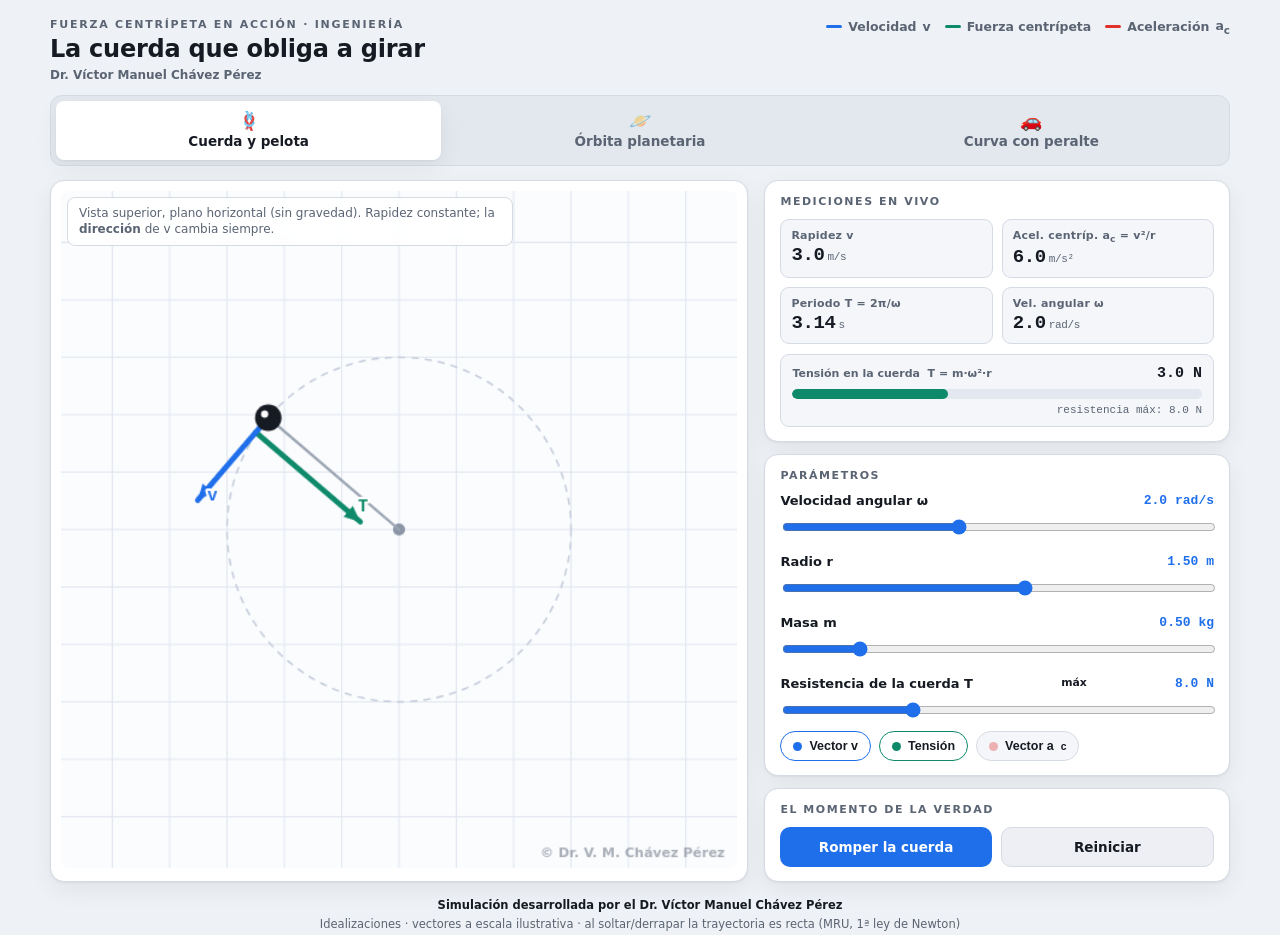
<file: movimiento_circular.html>
<!DOCTYPE html>
<html lang="es">
<head>
<meta charset="UTF-8">
<meta name="viewport" content="width=device-width, initial-scale=1.0">
<title>Movimiento circular — Cinemática y Dinámica</title>
<style>
  :root{
    --bg:#EEF1F5; --panel:#FFFFFF; --ink:#161A22; --ink-soft:#5A6473;
    --line:#D5DBE3; --v:#1F6FEB; --a:#E0322B; --force:#0E8A6B; --ghost:#E0322B;
    --accent:#1F6FEB; --warn:#E8A33D; --danger:#E0322B; --rope:#9AA4B2;
    --shadow:0 1px 2px rgba(20,26,34,.06),0 8px 24px rgba(20,26,34,.06);
  }
  *{box-sizing:border-box}
  html,body{margin:0;height:100%}
  body{background:var(--bg);color:var(--ink);
    font-family:system-ui,-apple-system,"Segoe UI",Roboto,Helvetica,Arial,sans-serif;
    -webkit-font-smoothing:antialiased;padding:18px;}
  .wrap{max-width:1180px;margin:0 auto}
  header.top{display:flex;align-items:baseline;justify-content:space-between;gap:16px;flex-wrap:wrap;margin-bottom:13px;}
  .title h1{font-size:clamp(18px,2.4vw,24px);margin:0;font-weight:680;letter-spacing:-.01em;}
  .title .eyebrow{font-size:11px;letter-spacing:.16em;text-transform:uppercase;color:var(--ink-soft);font-weight:650;margin-bottom:4px;}
  .title .by{font-size:12px;color:var(--ink-soft);margin-top:5px;font-weight:550}
  .legend{display:flex;gap:14px;flex-wrap:wrap;font-size:12.5px;color:var(--ink-soft)}
  .legend span{display:inline-flex;align-items:center;gap:6px;font-weight:550}
  .swatch{width:16px;height:3px;border-radius:2px;display:inline-block}

  /* scenario switch */
  .switch{display:grid;grid-template-columns:repeat(3,1fr);gap:6px;background:#E3E7EE;border:1px solid var(--line);
    border-radius:12px;padding:5px;margin-bottom:14px;}
  .switch button{border:none;background:transparent;border-radius:8px;padding:11px 8px;font-size:13.5px;font-weight:620;
    color:var(--ink-soft);cursor:pointer;font-family:inherit;display:flex;flex-direction:column;align-items:center;gap:3px;transition:.15s;}
  .switch button .ic{font-size:18px;line-height:1}
  .switch button[aria-selected="true"]{background:#fff;color:var(--ink);box-shadow:var(--shadow)}

  .grid{display:grid;grid-template-columns:1.35fr .9fr;gap:16px}
  @media (max-width:880px){.grid{grid-template-columns:1fr}}
  .stage{background:var(--panel);border:1px solid var(--line);border-radius:14px;box-shadow:var(--shadow);padding:10px;position:relative;}
  canvas{width:100%;height:auto;display:block;border-radius:8px}
  .stage .flag{position:absolute;left:16px;top:16px;background:rgba(255,255,255,.84);backdrop-filter:blur(4px);
    border:1px solid var(--line);border-radius:8px;padding:7px 11px;font-size:12px;color:var(--ink-soft);max-width:64%;line-height:1.35;}
  .panel{display:flex;flex-direction:column;gap:12px}
  .card{background:var(--panel);border:1px solid var(--line);border-radius:14px;box-shadow:var(--shadow);padding:14px 15px;}
  .card h2{font-size:11px;letter-spacing:.14em;text-transform:uppercase;color:var(--ink-soft);margin:0 0 11px;font-weight:680;}

  .readout{display:grid;grid-template-columns:1fr 1fr;gap:9px}
  .metric{background:#F4F6FA;border:1px solid var(--line);border-radius:9px;padding:9px 10px}
  .metric .k{font-size:11px;color:var(--ink-soft);font-weight:600;letter-spacing:.02em}
  .metric .val{font-family:ui-monospace,"SF Mono",Menlo,Consolas,monospace;font-size:19px;font-weight:600;margin-top:2px;letter-spacing:-.02em;}
  .metric .u{font-size:11px;color:var(--ink-soft);font-weight:500;margin-left:3px}

  .gauge{margin-top:10px;background:#F4F6FA;border:1px solid var(--line);border-radius:9px;padding:10px 11px}
  .gauge .head{display:flex;justify-content:space-between;align-items:baseline;font-size:11px;color:var(--ink-soft);font-weight:600}
  .gauge .head .now{font-family:ui-monospace,Menlo,Consolas,monospace;font-size:15px;font-weight:600;color:var(--ink)}
  .bar{height:10px;border-radius:6px;background:#E2E7F0;margin-top:7px;overflow:hidden}
  .bar .fill{height:100%;width:30%;background:var(--force);border-radius:6px;transition:width .08s linear,background .2s}
  .gauge .sub{font-size:11px;color:var(--ink-soft);margin-top:5px;text-align:right;font-family:ui-monospace,Menlo,Consolas,monospace}

  .status{margin-top:4px;border-radius:10px;padding:12px 13px;border:1px solid var(--line);background:#F4F6FA;text-align:center}
  .status .st{font-size:16px;font-weight:700;letter-spacing:-.01em}
  .status .stsub{font-size:12px;color:var(--ink-soft);margin-top:3px}

  .ctl{margin-bottom:12px}.ctl:last-child{margin-bottom:0}
  .ctl label{display:flex;justify-content:space-between;font-size:13px;font-weight:560;margin-bottom:6px}
  .ctl label .num{font-family:ui-monospace,Menlo,Consolas,monospace;color:var(--accent);font-weight:600;}
  input[type=range]{width:100%;accent-color:var(--accent);height:22px;cursor:pointer}
  .hint{font-size:11.5px;color:var(--ink-soft);margin:-4px 0 0;line-height:1.4}

  .chips{display:flex;gap:8px;flex-wrap:wrap}
  .chip{border:1px solid var(--line);background:#F4F6FA;color:var(--ink);border-radius:999px;padding:7px 12px;font-size:12.5px;
    font-weight:580;cursor:pointer;display:inline-flex;align-items:center;gap:7px;transition:.15s;user-select:none;}
  .chip .dot{width:9px;height:9px;border-radius:50%;background:var(--c,#999);opacity:.35;transition:.15s}
  .chip[aria-pressed="true"]{background:#fff;border-color:var(--c,#999);color:var(--ink)}
  .chip[aria-pressed="true"] .dot{opacity:1}

  .verdict{margin-top:11px;font-size:13px;line-height:1.45;padding:11px 12px;border-radius:10px;background:#F4F6FA;border:1px solid var(--line);display:none;}
  .verdict.show{display:block}.verdict b{font-weight:680}
  .row{display:flex;gap:9px;margin-top:11px}
  .btn{flex:1;border:none;border-radius:10px;padding:11px 12px;font-size:13.5px;font-weight:650;cursor:pointer;transition:.15s;font-family:inherit;}
  .btn.primary{background:var(--accent);color:#fff}.btn.primary:hover{background:#1a5fd0}
  .btn.primary:disabled{background:#A9BEDF;cursor:not-allowed}
  .btn.ghost{background:#EDEFF4;color:var(--ink);border:1px solid var(--line)}.btn.ghost:hover{background:#E4E8EF}
  .foot{margin-top:14px;font-size:11.5px;color:var(--ink-soft);text-align:center;line-height:1.6}
  .foot b{color:var(--ink);font-weight:650}

  /* per-mode visibility */
  .sim.m-rope  .only-car,.sim.m-rope  .only-orbit{display:none}
  .sim.m-car   .only-rope,.sim.m-car  .only-orbit{display:none}
  .sim.m-orbit .only-rope,.sim.m-orbit .only-car,.sim.m-orbit .for-mech{display:none}
  .sim.m-car #tg-v,.sim.m-car #tg-a{display:none}
  .sim.m-orbit #tg-a{display:none}
</style>
</head>
<body>
<div class="wrap sim m-rope" id="sim">
  <header class="top">
    <div class="title">
      <div class="eyebrow">Fuerza centrípeta en acción · Ingeniería</div>
      <h1 id="maintitle">La cuerda que obliga a girar</h1>
      <div class="by">Dr. Víctor Manuel Chávez Pérez</div>
    </div>
    <div class="legend">
      <span><i class="swatch" style="background:var(--v)"></i>Velocidad <b>v</b></span>
      <span><i class="swatch" style="background:var(--force)"></i>Fuerza centrípeta</span>
      <span><i class="swatch" style="background:var(--a)"></i>Aceleración <b>a<sub>c</sub></b></span>
    </div>
  </header>

  <div class="switch" role="tablist">
    <button data-mode="rope"  aria-selected="true"><span class="ic">🪢</span>Cuerda y pelota</button>
    <button data-mode="orbit" aria-selected="false"><span class="ic">🪐</span>Órbita planetaria</button>
    <button data-mode="car"   aria-selected="false"><span class="ic">🚗</span>Curva con peralte</button>
  </div>

  <div class="grid">
    <div class="stage">
      <canvas id="cv" width="1120" height="1120"></canvas>
      <div class="flag" id="flag"></div>
    </div>

    <div class="panel">
      <div class="card">
        <h2>Mediciones en vivo</h2>
        <div class="readout">
          <div class="metric for-mech"><div class="k">Rapidez v</div><div class="val"><span id="m-v">3.0</span><span class="u" id="m-v-u">m/s</span></div></div>
          <div class="metric for-mech"><div class="k">Acel. centríp. a<sub>c</sub> = v²/r</div><div class="val"><span id="m-a">6.0</span><span class="u">m/s²</span></div></div>
          <div class="metric only-rope"><div class="k">Periodo T = 2π/ω</div><div class="val"><span id="m-T">3.14</span><span class="u">s</span></div></div>
          <div class="metric only-rope"><div class="k">Vel. angular ω</div><div class="val"><span id="m-w">2.0</span><span class="u">rad/s</span></div></div>
          <div class="metric only-orbit"><div class="k">Distancia al Sol</div><div class="val"><span id="m-d">1.00</span><span class="u">× r₀</span></div></div>
          <div class="metric only-orbit"><div class="k">Masa del Sol</div><div class="val"><span id="m-g">1.00</span><span class="u">×</span></div></div>
        </div>

        <!-- rope: tension gauge -->
        <div class="gauge only-rope">
          <div class="head"><span>Tensión en la cuerda&nbsp; T = m·ω²·r</span><span class="now"><span id="m-tn">3.0</span> N</span></div>
          <div class="bar"><div class="fill" id="bar-t"></div></div>
          <div class="sub">resistencia máx: <span id="m-tmax">8.0</span> N</div>
        </div>

        <!-- car: banked-curve safe speed window -->
        <div class="only-car">
          <div class="status" style="margin:4px 0 8px">
            <div class="st" id="bank-st">Toma la curva con seguridad</div>
            <div class="stsub" id="bank-sub">El peralte aporta fuerza hacia el centro</div>
          </div>
          <div class="gauge">
            <div class="head"><span>Ventana de rapidez segura</span><span class="now"><span id="bk-v">20</span> m/s</span></div>
            <div class="bar" id="bk-track" style="height:14px;position:relative;background:#E2E7F0">
              <div id="bk-band" style="position:absolute;top:0;bottom:0;left:0;width:30%;background:rgba(14,138,107,.4);border-radius:6px"></div>
              <div id="bk-mark" style="position:absolute;top:-4px;width:3px;height:22px;left:40%;background:var(--ink);border-radius:2px"></div>
            </div>
            <div class="sub">v<sub>mín</sub> <span id="bk-min">–</span> · diseño <span id="bk-des">–</span> · v<sub>máx</sub> <span id="bk-max">–</span> (m/s)</div>
          </div>
        </div>

        <!-- orbit: status -->
        <div class="status only-orbit">
          <div class="st" id="orb-st">Órbita circular estable</div>
          <div class="stsub" id="orb-sub">La gravedad iguala justo a m·v²/r</div>
        </div>
      </div>

      <div class="card">
        <h2>Parámetros</h2>
        <!-- rope -->
        <div class="only-rope">
          <div class="ctl"><label>Velocidad angular ω <span class="num"><span id="lw">2.0</span> rad/s</span></label>
            <input type="range" id="w" min="0.3" max="4.5" step="0.1" value="2.0"></div>
          <div class="ctl"><label>Radio r <span class="num"><span id="lr">1.50</span> m</span></label>
            <input type="range" id="r" min="0.6" max="2.2" step="0.05" value="1.5"></div>
          <div class="ctl"><label>Masa m <span class="num"><span id="lm">0.50</span> kg</span></label>
            <input type="range" id="m" min="0.2" max="2.0" step="0.05" value="0.5"></div>
          <div class="ctl"><label>Resistencia de la cuerda T<sub>máx</sub> <span class="num"><span id="lt">8.0</span> N</span></label>
            <input type="range" id="tmax" min="3" max="20" step="0.5" value="8"></div>
        </div>
        <!-- orbit -->
        <div class="only-orbit">
          <div class="ctl"><label>Masa del Sol (gravedad) <span class="num"><span id="lg">1.00</span> ×</span></label>
            <input type="range" id="grav" min="0.40" max="2.60" step="0.02" value="1.00"></div>
          <div class="ctl"><label>Rapidez de lanzamiento <span class="num"><span id="lov">1.00</span> × circular</span></label>
            <input type="range" id="orb-v" min="0.30" max="1.50" step="0.02" value="1.00"></div>
          <div class="ctl"><label>Masa de la Tierra <span class="num"><span id="lom">1.0</span> ×</span></label>
            <input type="range" id="orb-m" min="0.3" max="3.0" step="0.1" value="1.0"></div>
          <p class="hint"><b>Círculo solo cuando rapidez = √(masa del Sol).</b> Baja la rapidez (o sube la masa del Sol) y la Tierra <b>se acerca al Sol hasta impactarlo</b>. La masa de la Tierra <b>no</b> cambia la órbita: se cancela en F = ma.</p>
        </div>
        <!-- car -->
        <div class="only-car">
          <div class="ctl"><label>Rapidez v <span class="num"><span id="lv">12</span> m/s</span></label>
            <input type="range" id="cv-v" min="5" max="45" step="1" value="12"></div>
          <div class="ctl"><label>Radio de la curva r <span class="num"><span id="lrc">60</span> m</span></label>
            <input type="range" id="cv-r" min="20" max="120" step="2" value="60"></div>
          <div class="ctl"><label>Peralte (pendiente transversal) <span class="num"><span id="lb">8.0</span> %</span></label>
            <input type="range" id="cv-b" min="0" max="12" step="0.5" value="8"></div>
          <div class="ctl"><label>Coef. de fricción μ <span class="num"><span id="lmu">0.40</span></span></label>
            <input type="range" id="cv-mu" min="0" max="1.0" step="0.01" value="0.40"></div>
          <p class="hint">El <b>peralte</b> es la pendiente transversal de la calzada en la curva, en %. En México el máximo de proyecto (SCT) es ~10%. Inclina la pista para que la <b>componente horizontal de la Normal</b> apunte al centro: la ventana segura sube. El dibujo exagera la inclinación ×5 para verse.</p>
        </div>

        <div class="chips" style="margin-top:6px">
          <button class="chip" id="tg-v" style="--c:var(--v)" aria-pressed="true"><i class="dot"></i>Vector v</button>
          <button class="chip" id="tg-f" style="--c:var(--force)" aria-pressed="true"><i class="dot"></i><span id="tg-f-l">Tensión</span></button>
          <button class="chip" id="tg-a" style="--c:var(--a)" aria-pressed="false"><i class="dot"></i>Vector a<sub>c</sub></button>
        </div>
      </div>

      <div class="card">
        <h2 id="act-h">El momento de la verdad</h2>
        <p id="act-p" style="margin:0 0 4px;font-size:13px;color:var(--ink-soft);line-height:1.45"></p>
        <div class="verdict" id="verdict"></div>
        <div class="row">
          <button class="btn primary only-rope" id="release">Romper la cuerda</button>
          <button class="btn ghost" id="reset">Reiniciar</button>
        </div>
      </div>
    </div>
  </div>

  <div class="foot"><b>Simulación desarrollada por el Dr. Víctor Manuel Chávez Pérez</b><br>
  Idealizaciones · vectores a escala ilustrativa · al soltar/derrapar la trayectoria es recta (MRU, 1ª ley de Newton)</div>
</div>

<script>
(()=>{
  const cv=document.getElementById('cv'), ctx=cv.getContext('2d');
  const DPR=Math.min(window.devicePixelRatio||1,2);
  const CSS=560; cv.width=CSS*DPR; cv.height=CSS*DPR; ctx.scale(DPR,DPR);
  const cx=CSS/2, cy=CSS/2;
  const $=id=>document.getElementById(id);

  let mode='rope';
  const show={v:true,f:true,a:false};

  // ---- shared state ----
  const R={ theta:0, omega:2.0, r:1.5, mass:0.5, tmax:8, released:false, reason:null,
            velDir:[0,0], flight:[], ghost:[], snapT:0 };
  const C={ v:12, r:60, peralte:8, beta:Math.atan(0.08), mu:0.40, g:9.8, slide:0, slideV:0, roadT:0, marks:[], state:'ok' };
  const G={ wx:0, wy:0, vx:0, vy:0, g:1.0, vfac:1.0, emass:1.0, trace:[], status:'circular', impact:false };
  const GM=2.73e6, ORB_R=150, V0=Math.sqrt(GM/ORB_R), SUNR=16, TILT=0.52;
  const stars=[]; for(let i=0;i<150;i++) stars.push({x:Math.random()*CSS,y:Math.random()*CSS,r:Math.random()*1.3+0.3,a:Math.random()*0.6+0.2});

  // ---------- helpers ----------
  function clear(){ ctx.clearRect(0,0,CSS,CSS); ctx.fillStyle='#FBFCFE'; ctx.fillRect(0,0,CSS,CSS); }
  function grid(){
    ctx.strokeStyle='#E2E7F0'; ctx.lineWidth=1; const s=47.5;
    ctx.beginPath();
    for(let x=cx%s;x<CSS;x+=s){ctx.moveTo(x,0);ctx.lineTo(x,CSS);}
    for(let y=cy%s;y<CSS;y+=s){ctx.moveTo(0,y);ctx.lineTo(CSS,y);}
    ctx.stroke();
  }
  function arrow(x1,y1,x2,y2,color,w){
    const a=Math.atan2(y2-y1,x2-x1), h=10+w;
    ctx.strokeStyle=color; ctx.fillStyle=color; ctx.lineWidth=w; ctx.lineCap='round';
    ctx.beginPath(); ctx.moveTo(x1,y1); ctx.lineTo(x2,y2); ctx.stroke();
    ctx.beginPath(); ctx.moveTo(x2,y2);
    ctx.lineTo(x2-h*Math.cos(a-0.42),y2-h*Math.sin(a-0.42));
    ctx.lineTo(x2-h*Math.cos(a+0.42),y2-h*Math.sin(a+0.42));
    ctx.closePath(); ctx.fill();
  }
  function tag(txt,x,y,color){
    ctx.font='600 14px ui-monospace,Menlo,Consolas,monospace';
    ctx.fillStyle='#fff'; ctx.strokeStyle='#fff'; ctx.lineWidth=4; ctx.lineJoin='round';
    ctx.strokeText(txt,x,y); ctx.fillStyle=color; ctx.fillText(txt,x,y);
  }
  function wavy(x1,y1,x2,y2,amp,color){
    const dx=x2-x1,dy=y2-y1,len=Math.hypot(dx,dy)||1,nx=-dy/len,ny=dx/len,seg=10;
    ctx.strokeStyle=color; ctx.lineWidth=2.4; ctx.lineCap='round'; ctx.beginPath();
    for(let i=0;i<=seg;i++){const f=i/seg,w=Math.sin(f*Math.PI*3+R.snapT*8)*amp*(1-f);
      const px=x1+dx*f+nx*w,py=y1+dy*f+ny*w; i?ctx.lineTo(px,py):ctx.moveTo(px,py);}
    ctx.stroke();
  }
  function ball(x,y,col){ ctx.fillStyle=col||'#161A22'; ctx.beginPath(); ctx.arc(x,y,11,0,Math.PI*2); ctx.fill();
    ctx.fillStyle='#fff'; ctx.beginPath(); ctx.arc(x-3,y-3,3,0,Math.PI*2); ctx.fill(); }
  function watermark(){ ctx.font='600 11px system-ui,sans-serif'; ctx.fillStyle = mode==='orbit'?'rgba(200,212,230,.55)':'rgba(90,100,115,.5)';
    ctx.textAlign='right'; ctx.fillText('© Dr. V. M. Chávez Pérez', CSS-10, CSS-9); ctx.textAlign='left'; }

  // =================================================================== ROPE
  const ROPE_DRAW=95;
  function ropeStep(dt){
    if(!R.released){
      R.theta+=R.omega*dt;
      if(R.mass*R.omega*R.omega*R.r >= R.tmax) ropeBreak('overload');
    } else {
      const b=R.flight[R.flight.length-1], sp=R.omega*R.r*ROPE_DRAW;
      const nx=b[0]+R.velDir[0]*sp*dt, ny=b[1]+R.velDir[1]*sp*dt;
      if(nx>-40&&nx<CSS+40&&ny>-40&&ny<CSS+40) R.flight.push([nx,ny]);
    }
  }
  function ropeDraw(){
    const dR=R.r*ROPE_DRAW;
    ctx.strokeStyle='#C3CCDA'; ctx.setLineDash([5,6]); ctx.lineWidth=1.4;
    ctx.beginPath(); ctx.arc(cx,cy,dR,0,Math.PI*2); ctx.stroke(); ctx.setLineDash([]);
    ctx.fillStyle='#8A95A6'; ctx.beginPath(); ctx.arc(cx,cy,5,0,Math.PI*2); ctx.fill();
    const v=R.omega*R.r, ac=R.omega*R.omega*R.r;
    if(!R.released){
      const px=cx+dR*Math.cos(R.theta), py=cy-dR*Math.sin(R.theta);
      // ROPE (physical cord) — neutral, thin, separate from the force arrow
      const load=Math.min(R.mass*R.omega*R.omega*R.r/R.tmax,1);
      ctx.strokeStyle = load>0.85 ? '#E0322B' : 'var(--rope)'; ctx.strokeStyle = load>0.85?'#E0322B':'#9AA4B2';
      ctx.lineWidth=2.2; ctx.beginPath(); ctx.moveTo(cx,cy); ctx.lineTo(px,py); ctx.stroke();
      // TENSION force vector — offset to the side so it reads as a force, not the cord
      if(show.f){
        const ux=-Math.cos(R.theta), uy=Math.sin(R.theta);      // toward centre (screen)
        const ox=-Math.sin(R.theta)*16, oy=-Math.cos(R.theta)*16; // perpendicular offset
        const L=Math.min(ac*15+24,150);
        arrow(px+ox,py+oy, px+ox+ux*L, py+oy+uy*L, '#0E8A6B',4.5);
        tag('T',px+ox+ux*L-2,py+oy+uy*L-9,'#0E8A6B');
      }
      if(show.a){const ax=-Math.cos(R.theta),ay=Math.sin(R.theta),L=Math.min(ac*15+18,140);
        arrow(px,py, px+ax*L, py+ay*L,'#E0322B',4); tag('a',px+ax*L-2,py+ay*L+14,'#E0322B');}
      if(show.v){const vx=-Math.sin(R.theta),vy=-Math.cos(R.theta),L=Math.min(v*24+18,150);
        arrow(px,py, px+vx*L, py+vy*L,'#1F6FEB',4.5); tag('v',px+vx*L+8,py+vy*L,'#1F6FEB');}
      ball(px,py);
    } else {
      if(R.ghost.length>1){ ctx.strokeStyle='#E0322B'; ctx.setLineDash([7,7]); ctx.lineWidth=2; ctx.globalAlpha=.55;
        ctx.beginPath(); ctx.moveTo(R.ghost[0][0],R.ghost[0][1]); R.ghost.forEach(p=>ctx.lineTo(p[0],p[1])); ctx.stroke();
        ctx.setLineDash([]); ctx.globalAlpha=1; const g=R.ghost[R.ghost.length-1]; tag('predicción común',g[0]-150,g[1]+4,'#E0322B'); }
      const r0=R.flight[0], b=R.flight[R.flight.length-1];
      wavy(cx,cy, cx+(r0[0]-cx)*0.45, cy+(r0[1]-cy)*0.45, 5, '#9AA4B2');
      wavy(b[0],b[1], b[0]-R.velDir[0]*22, b[1]-R.velDir[1]*22, 6, '#9AA4B2');
      ctx.strokeStyle='#1F6FEB'; ctx.lineWidth=3.5; ctx.lineCap='round';
      ctx.beginPath(); ctx.moveTo(r0[0],r0[1]); R.flight.forEach(p=>ctx.lineTo(p[0],p[1])); ctx.stroke();
      arrow(r0[0],r0[1], r0[0]+R.velDir[0]*70, r0[1]+R.velDir[1]*70,'#1F6FEB',4);
      ctx.strokeStyle='#8A95A6'; ctx.lineWidth=1.5; ctx.beginPath(); ctx.arc(r0[0],r0[1],14,0,Math.PI*2); ctx.stroke();
      ball(b[0],b[1]);
    }
  }
  function ropeBreak(reason){
    if(R.released) return;
    R.released=true; R.reason=reason; $('release').disabled=true;
    const Fb=R.mass*R.omega*R.omega*R.r, dR=R.r*ROPE_DRAW;
    const px=cx+dR*Math.cos(R.theta), py=cy-dR*Math.sin(R.theta);
    R.velDir=[-Math.sin(R.theta), -Math.cos(R.theta)]; R.flight=[[px,py]];
    R.ghost=[[px,py],[px+Math.cos(R.theta)*210, py-Math.sin(R.theta)*210]];
    const vd=$('verdict'); vd.classList.add('show');
    const tail=' Sin la fuerza hacia el centro, la masa cumple la <b>1ª ley</b> y se va recta, por la <b>tangente</b>. Nunca hubo fuerza hacia afuera.';
    if(reason==='overload'){
      vd.innerHTML='<b>¡La cuerda se rompió por exceso de tensión!</b> La fuerza necesaria T = m·ω²·r = '+Fb.toFixed(1)+
        ' N superó la resistencia ('+R.tmax.toFixed(1)+' N).'+tail;
      $('flag').innerHTML='La cuerda cedió: T = m·ω²·r rebasó su resistencia. La masa sale por la tangente (en rojo, la intuición equivocada).';
    } else {
      vd.innerHTML='<b>Se cortó la cuerda.</b> La fuerza neta es cero.'+tail;
      $('flag').innerHTML='La masa se aleja en línea recta (MRU). En rojo punteado, la predicción intuitiva (radial), que es incorrecta.';
    }
  }

  // =================================================================== CAR
  function carDrawBeta(){ return Math.atan(Math.min(C.peralte/100*5, 0.72)); }
  function carGeom(){
    const b=carDrawBeta();
    return {bx:cx+10, by:cy+74, sux:Math.cos(b), suy:-Math.sin(b), nx:-Math.sin(b), ny:-Math.cos(b)};
  }
  function carPos(){ const g=carGeom(); return [g.bx+g.sux*C.slide, g.by+g.suy*C.slide]; }
  function carCalc(){
    const tb=Math.tan(C.beta), g=C.g, r=C.r;
    const v0=Math.sqrt(Math.max(r*g*tb,0));
    const dMax=1-C.mu*tb;
    const vmax=dMax>1e-3?Math.sqrt(Math.max(r*g*(tb+C.mu)/dMax,0)):Infinity;
    const num=tb-C.mu;
    const vmin=num>0?Math.sqrt(r*g*num/(1+C.mu*tb)):0;
    return {tb,v0,vmin,vmax};
  }
  function carState(k){
    if(C.v>k.vmax) return 'out';
    if(C.v<k.vmin) return 'in';
    if(Math.abs(C.v-k.v0)<0.6) return 'design';
    return 'ok';
  }
  function carStep(dt){
    const k=carCalc(), st=carState(k);
    const entering=(st!==C.state); C.state=st;
    if(entering && (st==='out'||st==='in')){ C.slide=0; C.slideV=0; C.roadT=0.55; }
    if(st==='out'){ C.slideV += 175*dt; C.slide += C.slideV*dt; if(C.slide>240){C.slide=240;C.slideV=0;} }
    else if(st==='in'){ C.slideV -= 160*dt; C.slide += C.slideV*dt; if(C.slide<-210){C.slide=-210;C.slideV=0;} }
    else { C.slideV += (-C.slide*7 - C.slideV*4.8)*dt; C.slide += C.slideV*dt; C.roadT=(C.roadT+dt*0.15)%1; }
  }
  function roundRect(x,y,w,h,r){ ctx.beginPath(); ctx.moveTo(x+r,y);
    ctx.arcTo(x+w,y,x+w,y+h,r); ctx.arcTo(x+w,y+h,x,y+h,r); ctx.arcTo(x,y+h,x,y,r); ctx.arcTo(x,y,x+w,y,r); ctx.closePath(); }
  function bez(x0,y0,x1,y1,x2,y2,t){ const u=1-t; return [u*u*x0+2*u*t*x1+t*t*x2, u*u*y0+2*u*t*y1+t*t*y2]; }
  function strokePoly(pts){ ctx.beginPath(); pts.forEach((p,i)=>i?ctx.lineTo(p[0],p[1]):ctx.moveTo(p[0],p[1])); ctx.stroke(); }
  function tagS(txt,x,y,color,size){ ctx.font='600 '+(size||11)+'px ui-monospace,Menlo,Consolas,monospace';
    ctx.fillStyle='#fff'; ctx.strokeStyle='#fff'; ctx.lineWidth=3.5; ctx.lineJoin='round';
    ctx.strokeText(txt,x,y); ctx.fillStyle=color; ctx.fillText(txt,x,y); }
  function drawCarSprite(px,py,ang,scale,col,skew){
    ctx.save(); ctx.translate(px,py); ctx.rotate(ang); if(skew) ctx.transform(1,0,skew,1,0,0); ctx.scale(scale,scale);
    ctx.fillStyle=col; ctx.strokeStyle='#1b2430'; ctx.lineWidth=1.5/scale;
    roundRect(-18,-11,36,22,6); ctx.fill(); ctx.stroke();
    ctx.fillStyle='#9cc4e8'; roundRect(-11,-8,8,16,3); ctx.fill();
    ctx.fillStyle='rgba(255,255,255,.85)'; roundRect(7,-8,6,16,3); ctx.fill();
    ctx.restore();
  }
  function drawCarRear(px,py,roadAng,scale,col,bank){
    ctx.save(); ctx.translate(px,py); ctx.rotate(roadAng+Math.PI/2);
    if(bank) ctx.transform(1,0,bank,1,0,0);
    ctx.scale(scale,scale);
    ctx.fillStyle='rgba(0,0,0,.16)'; ctx.beginPath(); ctx.ellipse(0,15,16,5,0,0,Math.PI*2); ctx.fill();
    ctx.fillStyle=col; ctx.strokeStyle='#1b2430'; ctx.lineWidth=1.4/scale;
    roundRect(-15,-13,30,26,7); ctx.fill(); ctx.stroke();
    ctx.fillStyle='#cdd6e0'; roundRect(-11,-12,22,10,4); ctx.fill();
    ctx.fillStyle='#8fb6dd'; roundRect(-9,-10,18,7,3); ctx.fill();
    ctx.fillStyle='#e23b2e'; roundRect(-14,6,6,5,2); ctx.fill(); roundRect(8,6,6,5,2); ctx.fill();
    ctx.fillStyle='rgba(0,0,0,.3)'; roundRect(-15,10,30,4,2); ctx.fill();
    ctx.restore();
  }
  function drawCarFront(px,py,rot,scale,col){
    ctx.save(); ctx.translate(px,py); ctx.rotate(rot); ctx.scale(scale,scale);
    ctx.fillStyle='#1b2430'; roundRect(-17,5,7,10,2); ctx.fill(); roundRect(10,5,7,10,2); ctx.fill();
    ctx.fillStyle=col; ctx.strokeStyle='#1b2430'; ctx.lineWidth=1.4/scale;
    roundRect(-16,-14,32,26,6); ctx.fill(); ctx.stroke();
    ctx.fillStyle='#9cc4e8'; roundRect(-12,-12,24,9,3); ctx.fill();
    ctx.fillStyle='#ffe9a8'; roundRect(-14,3,6,4,2); ctx.fill(); roundRect(8,3,6,4,2); ctx.fill();
    ctx.fillStyle='rgba(0,0,0,.3)'; roundRect(-6,2,12,5,2); ctx.fill();
    ctx.restore();
  }
  function drawCurveRoad(x0,w){
    const sky=ctx.createLinearGradient(0,0,0,160); sky.addColorStop(0,'#cfe3f2'); sky.addColorStop(1,'#cfe0cd');
    ctx.fillStyle=sky; ctx.fillRect(x0,0,w,160);
    ctx.fillStyle='#cfe0cd'; ctx.fillRect(x0,150,w,CSS-150);
    const N=46, bx=x0+w*0.44, by=548, c1x=x0+w*0.76, c1y=300, vpx=x0+w*0.42, vpy=135;
    const L=[],R=[],Cn=[],HW=[];
    for(let i=0;i<=N;i++){
      const t=i/N, P=bez(bx,by,c1x,c1y,vpx,vpy,t), Pn=bez(bx,by,c1x,c1y,vpx,vpy,Math.min(t+0.012,1));
      let dx=Pn[0]-P[0], dy=Pn[1]-P[1], dl=Math.hypot(dx,dy)||1; dx/=dl; dy/=dl;
      const nx=-dy, ny=dx, hw=58*(1-t)+5, lift=(C.peralte/100)*hw*1.5;
      R.push([P[0]+nx*hw, P[1]+ny*hw-lift]); L.push([P[0]-nx*hw, P[1]-ny*hw]); Cn.push([P[0],P[1]-lift*0.5]); HW.push(hw);
    }
    ctx.beginPath(); ctx.moveTo(L[0][0],L[0][1]);
    for(const p of L) ctx.lineTo(p[0],p[1]);
    for(let i=R.length-1;i>=0;i--) ctx.lineTo(R[i][0],R[i][1]); ctx.closePath();
    ctx.fillStyle='#7c828c'; ctx.fill();
    ctx.lineWidth=2.5; ctx.strokeStyle='#eef0f3'; strokePoly(L); strokePoly(R);
    ctx.strokeStyle='#b54b3a'; ctx.lineWidth=3.5; strokePoly(R); // raised outer edge (peralte alto)
    ctx.setLineDash([14,12]); ctx.strokeStyle='#f5c542'; ctx.lineWidth=2.5; strokePoly(Cn); ctx.setLineDash([]);
    // moving car
    const t0=0.14+C.roadT*0.46, idx=Math.round(t0*N);
    const P=Cn[idx], Pn=Cn[Math.min(idx+1,N)]; const ang=Math.atan2(Pn[1]-P[1],Pn[0]-P[0]);
    const off=C.state==='out'||C.state==='in';
    let dx=Pn[0]-P[0],dy=Pn[1]-P[1],dl=Math.hypot(dx,dy)||1; const tx=dx/dl,ty=dy/dl, nrx=-ty,nry=tx;
    const prog=Math.min(Math.abs(C.slide)/240,1), dir=Math.sign(C.slide);
    let cxp=P[0], cyp=P[1], head=ang;
    if(dir>0){ cxp=P[0]+tx*prog*120+nrx*prog*HW[idx]*0.5; cyp=P[1]+ty*prog*120+nry*prog*HW[idx]*0.5; head=ang+0.24*prog; }
    else if(dir<0){ cxp=P[0]-nrx*prog*HW[idx]*1.0; cyp=P[1]-nry*prog*HW[idx]*1.0; head=ang-0.14*prog; }
    cxp=Math.max(18,Math.min(cxp,x0+w-18)); cyp=Math.max(18,Math.min(cyp,CSS-18));
    if(prog>0.05 && off){ ctx.strokeStyle='rgba(40,44,52,.4)'; ctx.lineWidth=3; ctx.setLineDash([3,6]); ctx.lineCap='round';
      ctx.beginPath(); ctx.moveTo(P[0],P[1]); ctx.lineTo(cxp,cyp); ctx.stroke(); ctx.setLineDash([]); }
    drawCarRear(cxp,cyp,head, 0.95*(1-t0)+0.34, off?'#d24b39':'#f1f3f6', (C.peralte/100)*0.9);
    tagS('Curva peraltada · vista en perspectiva', x0+10, 22, '#2b3340', 12);
    if(off) tagS('¡DERRAPA!', Math.max(x0+6,Math.min(cxp-26,x0+w-86)), Math.max(18,cyp-26), '#d24b39', 13);
  }
  function drawCrossSection(x0,w){
    ctx.fillStyle='#eef2f7'; ctx.fillRect(x0,0,w,CSS);
    tagS('Corte transversal', x0+12, 22, '#2b3340', 12);
    const aD=carDrawBeta(), baseY=372, innerX=x0+34, RL=w-110;
    const sux=Math.cos(aD), suy=-Math.sin(aD), nx=-Math.sin(aD), ny=-Math.cos(aD);
    const ox=innerX+sux*RL, oy=baseY+suy*RL;
    ctx.strokeStyle='#cfd6df'; ctx.setLineDash([4,6]); ctx.lineWidth=1.4;
    ctx.beginPath(); ctx.moveTo(x0+10,baseY); ctx.lineTo(x0+w-12,baseY); ctx.stroke(); ctx.setLineDash([]);
    ctx.fillStyle='#c9cfd8'; ctx.beginPath(); ctx.moveTo(innerX,baseY); ctx.lineTo(ox,oy); ctx.lineTo(ox,baseY); ctx.closePath(); ctx.fill();
    ctx.strokeStyle='#9aa3af'; ctx.lineWidth=1.4; ctx.stroke();
    ctx.strokeStyle='#5b6470'; ctx.lineWidth=4; ctx.beginPath(); ctx.moveTo(innerX,baseY); ctx.lineTo(ox,oy); ctx.stroke();
    ctx.strokeStyle='#f4f6fa'; ctx.lineWidth=1.5; ctx.setLineDash([8,7]); ctx.beginPath(); ctx.moveTo(innerX,baseY); ctx.lineTo(ox,oy); ctx.stroke(); ctx.setLineDash([]);
    ctx.strokeStyle='#5A6473'; ctx.lineWidth=1; ctx.setLineDash([3,3]); ctx.beginPath(); ctx.moveTo(ox,baseY); ctx.lineTo(ox,oy); ctx.stroke(); ctx.setLineDash([]);
    tagS('e='+C.peralte.toFixed(1)+'%', ox-2, (baseY+oy)/2, '#5A6473', 10);
    ctx.strokeStyle='#161A22'; ctx.lineWidth=1.4; ctx.beginPath(); ctx.arc(innerX,baseY,28,-aD,0); ctx.stroke();
    tagS('α', innerX+32, baseY-5, '#161A22', 13);
    arrow(x0+92,44, x0+22,44, '#8A95A6', 2); tagS('Centro de la curva', x0+20, 36, '#5A6473', 10);
    const sl=Math.max(-120,Math.min(C.slide,120)), sp=RL*0.42 + sl*0.40;
    const bxp=innerX+sux*sp, byp=baseY+suy*sp; let ccx=Math.min(bxp+nx*14, x0+w-86); const ccy=byp+ny*14;
    const off=C.state==='out'||C.state==='in';
    drawCarFront(ccx,ccy, Math.atan2(ny,nx)+Math.PI/2, 0.72, off?'#d24b39':'#2b3340');
    if(off){ const d=C.state==='out'?1:-1; ctx.setLineDash([5,4]);
      arrow(ccx,ccy, ccx+sux*30*d, ccy+suy*30*d, '#d24b39', 3); ctx.setLineDash([]); }
    if(show.f){
      const aD2=carDrawBeta(), acc=C.v*C.v/C.r, g=C.g, S=4.4;
      const Nm=g*Math.cos(aD2)+acc*Math.sin(aD2);   // N/m  (equilibrio vertical+horizontal)
      const fm=acc*Math.cos(aD2)-g*Math.sin(aD2);   // f/m  (signo: + abajo, - arriba; 0 en v diseño)
      const cl=(x,a,b)=>Math.max(a,Math.min(x,b));
      const Lw=cl(g*S,8,58);  arrow(ccx,ccy, ccx, ccy+Lw, '#1f9d55', 3.5); tagS('W', ccx+5, ccy+Lw, '#1f9d55', 11);
      const Ln=cl(Nm*S,8,70); arrow(ccx,ccy, ccx+nx*Ln, ccy+ny*Ln, '#6c5ce7', 3.5); tagS('N', ccx+nx*Ln-3, ccy+ny*Ln-5, '#6c5ce7', 12);
      const Lf=cl(Math.abs(fm)*S,0,52), s=Math.sign(fm)||1, fdx=-sux*s, fdy=-suy*s;
      if(Lf>4){ arrow(ccx,ccy, ccx+fdx*Lf, ccy+fdy*Lf, '#E8A33D', 2.5); tagS('f', ccx+fdx*Lf+3, ccy+fdy*Lf, '#E8A33D', 11); }
      const Lc=cl(acc*S,8,56);
      arrow(ccx,ccy, ccx-Lc, ccy, '#E0322B', 4); tagS('Fc', ccx-Lc-14, ccy+4, '#E0322B', 11);
      ctx.setLineDash([5,5]); arrow(ccx,ccy, ccx+Lc, ccy, '#1F6FEB', 2); ctx.setLineDash([]); tagS('centrífuga', ccx+10, ccy-8, '#1F6FEB', 9);
    }
  }
  function carDraw(){
    const LW=300;
    drawCurveRoad(0,LW);
    drawCrossSection(LW,CSS-LW);
    ctx.strokeStyle='#cfd6df'; ctx.lineWidth=2; ctx.beginPath(); ctx.moveTo(LW,8); ctx.lineTo(LW,CSS-8); ctx.stroke();
  }
  function setBankStatus(st){
    const map={
      design:['Equilibrio perfecto ✓','Solo el peralte: no hace falta fricción','#0E8A6B'],
      ok:['Toma la curva con seguridad','La fricción complementa al peralte','#0E8A6B'],
      in:['Resbala hacia adentro / abajo','Va muy lento para este peralte','#E8A33D'],
      out:['¡Derrapa hacia afuera!','Rebasó v_máx: peralte + fricción no alcanzan','#E0322B']
    };
    const s=map[st]||map.ok; $('bank-st').textContent=s[0]; $('bank-st').style.color=s[2]; $('bank-sub').textContent=s[1];
    if(st==='out') $('flag').innerHTML='Demasiado rápido para el peralte: el auto sube por la pista y <b>derrapa hacia afuera</b> (lateral).';
    else if(st==='in') $('flag').innerHTML='Demasiado lento: tiende a resbalar hacia el interior, ladera abajo.';
    else $('flag').innerHTML='Corte transversal de una curva peraltada. El auto avanza hacia ti (⊙); las fuerzas lo mantienen en la curva.';
  }

  // =================================================================== ORBIT
  function orbReset(){
    G.wx=ORB_R; G.wy=0; G.vx=0; G.vy=-V0*G.vfac; G.trace=[]; G.impact=false;
    const q=G.vfac/Math.sqrt(G.g);
    G.status = q>=1.41 ? 'escape' : (Math.abs(q-1)<=0.03 ? 'circular' : (q<1 ? 'infall' : 'wide'));
    setOrbStatus();
  }
  function setOrbStatus(){
    const map={
      circular:['Órbita circular estable ✓','La gravedad iguala justo a m·v²/r'],
      wide:['Órbita elíptica · se aleja','Menos gravedad → afelio más lejano'],
      escape:['Escapa al espacio','Gravedad insuficiente para retenerla'],
      infall:['Órbita elíptica · se acerca al Sol','Más gravedad → perihelio más cercano'],
      impact:['Impacto con el Sol','La gravedad excesiva colapsó la órbita']
    };
    const s=map[G.status]||map.circular;
    $('orb-st').textContent=s[0]; $('orb-sub').textContent=s[1];
    const st=$('orb-st');
    st.style.color = G.status==='circular' ? '#0E8A6B' : (G.status==='impact'||G.status==='escape'?'#E0322B':'#E8A33D');
  }
  function orbStep(dt){
    if(G.impact) return;
    const SUB=6, h=dt/SUB;
    for(let i=0;i<SUB;i++){
      const d=Math.hypot(G.wx,G.wy);
      if(d<SUNR){ G.impact=true; G.status='impact'; setOrbStatus(); break; }
      const aMag=-GM*G.g/(d*d);
      G.vx+=aMag*G.wx/d*h; G.vy+=aMag*G.wy/d*h;
      G.wx+=G.vx*h; G.wy+=G.vy*h;
    }
    G.trace.push([G.wx,G.wy]); if(G.trace.length>1600) G.trace.shift();
  }
  function P(wx,wy){ return [cx+wx, cy+wy*TILT]; }
  function drawSun(){
    const glow=ctx.createRadialGradient(cx,cy,4,cx,cy,74);
    glow.addColorStop(0,'rgba(255,233,165,.95)'); glow.addColorStop(.45,'rgba(255,178,60,.45)'); glow.addColorStop(1,'rgba(255,150,30,0)');
    ctx.fillStyle=glow; ctx.beginPath(); ctx.arc(cx,cy,74,0,Math.PI*2); ctx.fill();
    const core=ctx.createRadialGradient(cx-4,cy-4,2,cx,cy,SUNR);
    core.addColorStop(0,'#fff8d8'); core.addColorStop(.55,'#ffd35a'); core.addColorStop(1,'#f3971f');
    ctx.fillStyle=core; ctx.beginPath(); ctx.arc(cx,cy,SUNR,0,Math.PI*2); ctx.fill();
  }
  function drawEarth(sx,sy,rad){
    const at=ctx.createRadialGradient(sx,sy,rad*0.85,sx,sy,rad*1.6);
    at.addColorStop(0,'rgba(110,180,255,.45)'); at.addColorStop(1,'rgba(110,180,255,0)');
    ctx.fillStyle=at; ctx.beginPath(); ctx.arc(sx,sy,rad*1.6,0,Math.PI*2); ctx.fill();
    ctx.save(); ctx.beginPath(); ctx.arc(sx,sy,rad,0,Math.PI*2); ctx.clip();
    const dx=cx-sx, dy=cy-sy, dd=Math.hypot(dx,dy)||1, lx=sx+dx/dd*rad*0.5, ly=sy+dy/dd*rad*0.5;
    const oc=ctx.createRadialGradient(lx,ly,rad*0.2, sx,sy,rad*1.2);
    oc.addColorStop(0,'#7bb8f2'); oc.addColorStop(.55,'#2b72b8'); oc.addColorStop(1,'#0a2138');
    ctx.fillStyle=oc; ctx.fillRect(sx-rad,sy-rad,rad*2,rad*2);
    ctx.fillStyle='rgba(74,150,86,.72)';
    ctx.beginPath(); ctx.ellipse(sx-rad*.25,sy-rad*.15,rad*.4,rad*.26,0.6,0,Math.PI*2); ctx.fill();
    ctx.beginPath(); ctx.ellipse(sx+rad*.3,sy+rad*.3,rad*.3,rad*.2,-0.4,0,Math.PI*2); ctx.fill();
    ctx.beginPath(); ctx.ellipse(sx+rad*.05,sy-rad*.5,rad*.18,rad*.13,0.2,0,Math.PI*2); ctx.fill();
    const ax=sx-dx/dd*rad*0.7, ay=sy-dy/dd*rad*0.7;
    const sh=ctx.createRadialGradient(ax,ay,rad*0.15, ax,ay,rad*1.7);
    sh.addColorStop(0,'rgba(4,8,16,.82)'); sh.addColorStop(.6,'rgba(4,8,16,.32)'); sh.addColorStop(1,'rgba(4,8,16,0)');
    ctx.fillStyle=sh; ctx.fillRect(sx-rad,sy-rad,rad*2,rad*2);
    ctx.restore();
    ctx.strokeStyle='rgba(150,200,255,.5)'; ctx.lineWidth=1; ctx.beginPath(); ctx.arc(sx,sy,rad,0,Math.PI*2); ctx.stroke();
  }
  function orbDraw(){
    const bg=ctx.createRadialGradient(cx,cy-30,40,cx,cy,CSS*0.85);
    bg.addColorStop(0,'#12233f'); bg.addColorStop(1,'#04060c');
    ctx.fillStyle=bg; ctx.fillRect(0,0,CSS,CSS);
    for(const s of stars){ ctx.globalAlpha=s.a; ctx.fillStyle='#fff'; ctx.beginPath(); ctx.arc(s.x,s.y,s.r,0,Math.PI*2); ctx.fill(); }
    ctx.globalAlpha=1;
    ctx.strokeStyle='rgba(150,170,210,.4)'; ctx.setLineDash([4,7]); ctx.lineWidth=1.4;
    ctx.beginPath(); ctx.ellipse(cx,cy,ORB_R,ORB_R*TILT,0,0,Math.PI*2); ctx.stroke(); ctx.setLineDash([]);
    if(G.trace.length>1){ ctx.strokeStyle='rgba(120,180,255,.55)'; ctx.lineWidth=2; ctx.beginPath();
      const p0=P(G.trace[0][0],G.trace[0][1]); ctx.moveTo(p0[0],p0[1]);
      for(const tp of G.trace){ const p=P(tp[0],tp[1]); ctx.lineTo(p[0],p[1]); } ctx.stroke(); }
    const pp=P(G.wx,G.wy), psx=pp[0], psy=pp[1];
    const rad=9*(1+0.24*(G.wy/ORB_R))*(0.55+0.45*G.emass), behind=G.wy<0;
    if(behind && !G.impact) drawEarth(psx,psy,rad);
    drawSun();
    if(G.impact){ ctx.fillStyle='rgba(255,120,40,.32)'; ctx.beginPath(); ctx.arc(cx,cy,30,0,Math.PI*2); ctx.fill(); }
    if(!behind && !G.impact) drawEarth(psx,psy,rad);
    if(!G.impact){
      const dx=cx-psx, dy=cy-psy, dd=Math.hypot(dx,dy)||1, dw=Math.hypot(G.wx,G.wy)||1;
      if(show.f){ const acc=GM*G.g/(dw*dw), L=Math.max(14,Math.min(acc*0.36,84));
        arrow(psx,psy, psx+dx/dd*L, psy+dy/dd*L,'#2fd49a',3.5); tag('g',psx+dx/dd*L-4,psy+dy/dd*L-8,'#2fd49a'); }
      if(show.v){ const vsx=G.vx,vsy=G.vy*TILT,sp=Math.hypot(vsx,vsy)||1, speed=Math.hypot(G.vx,G.vy), L=Math.max(14,Math.min(speed*0.33,84));
        arrow(psx,psy, psx+vsx/sp*L, psy+vsy/sp*L,'#5aa0ff',3.5); tag('v',psx+vsx/sp*L+6,psy+vsy/sp*L,'#5aa0ff'); }
    }
  }

  // ---------- main loop ----------
  let last=performance.now();
  function loop(t){
    const dt=Math.min((t-last)/1000,0.05); last=t; R.snapT+=dt;
    clear();
    if(mode==='orbit'){ orbStep(dt); orbDraw(); }
    else { grid();
      if(mode==='rope'){ ropeStep(dt); ropeDraw(); }
      else { carStep(dt); carDraw(); }
    }
    watermark();
    requestAnimationFrame(loop);
  }

  // ---------- readouts ----------
  function updateReadout(){
    if(mode==='rope'){
      const v=R.omega*R.r, ac=R.omega*R.omega*R.r, T=2*Math.PI/R.omega, F=R.mass*R.omega*R.omega*R.r;
      $('m-v').textContent=v.toFixed(1); $('m-a').textContent=ac.toFixed(1);
      $('m-T').textContent=T.toFixed(2); $('m-w').textContent=R.omega.toFixed(1);
      $('m-tn').textContent=F.toFixed(1); $('m-tmax').textContent=R.tmax.toFixed(1);
      const ld=Math.min(F/R.tmax,1), b=$('bar-t'); b.style.width=(ld*100).toFixed(0)+'%';
      b.style.background=ld<0.6?'#0E8A6B':ld<0.85?'#E8A33D':'#E0322B';
    } else if(mode==='car'){
      const ac=C.v*C.v/C.r, k=carCalc(), SC=45;
      $('m-v').textContent=C.v.toFixed(0); $('m-a').textContent=ac.toFixed(1);
      const minP=Math.min(k.vmin/SC*100,100);
      const maxV=isFinite(k.vmax)?Math.min(k.vmax,SC):SC;
      $('bk-band').style.left=minP+'%';
      $('bk-band').style.width=Math.max(maxV/SC*100-minP,0)+'%';
      $('bk-mark').style.left=Math.min(C.v/SC*100,100)+'%';
      $('bk-v').textContent=C.v.toFixed(0);
      $('bk-min').textContent=k.vmin.toFixed(0);
      $('bk-des').textContent=k.v0.toFixed(0);
      $('bk-max').textContent=isFinite(k.vmax)?k.vmax.toFixed(0):'∞';
      setBankStatus(carState(k));
    } else {
      $('m-g').textContent=G.g.toFixed(2);
      const d=Math.hypot(G.wx,G.wy)/ORB_R; $('m-d').textContent=d.toFixed(2);
    }
  }

  // ---------- controls ----------
  $('w').oninput=e=>{R.omega=+e.target.value;$('lw').textContent=R.omega.toFixed(1);updateReadout();};
  $('r').oninput=e=>{R.r=+e.target.value;$('lr').textContent=R.r.toFixed(2);updateReadout();};
  $('m').oninput=e=>{R.mass=+e.target.value;$('lm').textContent=R.mass.toFixed(2);updateReadout();};
  $('tmax').oninput=e=>{R.tmax=+e.target.value;$('lt').textContent=R.tmax.toFixed(1);updateReadout();};
  $('cv-v').oninput=e=>{C.v=+e.target.value;$('lv').textContent=C.v.toFixed(0);updateReadout();};
  $('cv-r').oninput=e=>{C.r=+e.target.value;$('lrc').textContent=C.r.toFixed(0);updateReadout();};
  $('cv-mu').oninput=e=>{C.mu=+e.target.value;$('lmu').textContent=C.mu.toFixed(2);updateReadout();};
  $('cv-b').oninput=e=>{C.peralte=+e.target.value;C.beta=Math.atan(C.peralte/100);$('lb').textContent=C.peralte.toFixed(1);updateReadout();};
  $('grav').oninput=e=>{G.g=+e.target.value;$('lg').textContent=G.g.toFixed(2);orbReset();updateReadout();};
  $('orb-v').oninput=e=>{G.vfac=+e.target.value;$('lov').textContent=G.vfac.toFixed(2);orbReset();updateReadout();};
  $('orb-m').oninput=e=>{G.emass=+e.target.value;$('lom').textContent=G.emass.toFixed(1);updateReadout();};

  $('tg-v').onclick=e=>tog(e.currentTarget,'v');
  $('tg-f').onclick=e=>tog(e.currentTarget,'f');
  $('tg-a').onclick=e=>tog(e.currentTarget,'a');
  function tog(el,k){show[k]=!show[k];el.setAttribute('aria-pressed',show[k]);}

  $('release').onclick=()=>ropeBreak('manual');
  $('reset').onclick=()=>resetMode();

  function resetMode(){
    $('verdict').classList.remove('show');
    if(mode==='rope'){ R.released=false; R.reason=null; R.flight=[]; R.ghost=[]; $('release').disabled=false;
      $('flag').innerHTML='Vista superior, plano horizontal (sin gravedad). Rapidez constante; la <b>dirección</b> de v cambia siempre.'; }
    else if(mode==='car'){ C.slide=0; C.slideV=0; C.marks=[]; C.state='ok';
      $('flag').innerHTML='Izquierda: la curva peraltada en perspectiva. Derecha: el corte transversal con las fuerzas. Sube el peralte y ambos cambian.'; }
    else { orbReset(); $('flag').innerHTML='La Tierra orbita al Sol. La gravedad es la fuerza centrípeta: solo el valor exacto da un círculo.'; }
    updateReadout();
  }

  // ---------- scenario switch ----------
  const switchBtns=[...document.querySelectorAll('.switch button')];
  switchBtns.forEach(b=>b.onclick=()=>setMode(b.dataset.mode));
  function setMode(m){
    mode=m;
    switchBtns.forEach(b=>b.setAttribute('aria-selected', b.dataset.mode===m));
    $('sim').className='wrap sim m-'+m;
    $('maintitle').textContent={rope:'La cuerda que obliga a girar',orbit:'La gravedad que sostiene la órbita',car:'La fricción que vence la curva'}[m];
    // adapt action card + force toggle label
    const fl=$('tg-f-l');
    if(m==='rope'){ fl.textContent='Tensión';
      $('act-h').textContent='El momento de la verdad';
      $('act-p').textContent='Sube ω, el radio o la masa hasta que la tensión rebase la resistencia: la cuerda se rompe y la pelota sale por la tangente.'; }
    else if(m==='car'){ fl.textContent='Vectores';
      $('act-h').textContent='¿Para qué sirve el peralte?';
      $('act-p').textContent='Sube el peralte (%) y verás crecer la ventana de rapidez segura: la Normal inclinada aporta fuerza al centro. Si rebasas v_máx, el auto derrapa lateralmente hacia afuera.'; }
    else { fl.textContent='Gravedad';
      $('act-h').textContent='El equilibrio de la órbita';
      $('act-p').textContent='La gravedad es la fuerza centrípeta. Mueve la gravedad: solo el valor exacto (1.00) mantiene el círculo.'; }
    resetMode();
  }

  // init
  $('flag').innerHTML='Vista superior, plano horizontal (sin gravedad). Rapidez constante; la <b>dirección</b> de v cambia siempre.';
  orbReset(); updateReadout(); requestAnimationFrame(loop);
})();
</script>
</body>
</html>
</file>
<file: styles.css>
/* ===========================================================================
   styles.css — Víctor M. Chávez Pérez · academic site
   Dark, near-black with a single electric-cyan accent.
   Type: Space Grotesk (display) · Manrope (body) · JetBrains Mono (technical)
   =========================================================================== */

:root{
  /* surfaces */
  --bg:        #060a10;
  --bg-1:      #0a0f17;
  --bg-2:      #0e1521;
  --bg-3:      #131d2b;
  --line:      rgba(125,165,205,0.12);
  --line-2:    rgba(125,165,205,0.22);

  /* ink */
  --text:      #e9eff6;
  --muted:     #93a3b6;
  --faint:     #61718450;
  --faint-s:   #677788;

  /* accent (overridable by Tweaks) */
  --accent:    #2ce8d8;
  --accent-ink:#06201e;
  --motion:    1;       /* 0 = calm … 1 = lively  (read by JS)            */

  --maxw:      1180px;
  --ease:      cubic-bezier(.22,.61,.36,1);

  --font-disp: "Space Grotesk", system-ui, sans-serif;
  --font-body: "Manrope", system-ui, sans-serif;
  --font-mono: "JetBrains Mono", ui-monospace, monospace;
}

*{ box-sizing:border-box; }
html{ scroll-behavior:smooth; scroll-padding-top:84px; }
@media (prefers-reduced-motion: reduce){ html{ scroll-behavior:auto; } }

body{
  margin:0;
  font-family:var(--font-body);
  background:var(--bg);
  color:var(--text);
  line-height:1.6;
  -webkit-font-smoothing:antialiased;
  text-rendering:optimizeLegibility;
  overflow-x:hidden;
}

/* ambient gradient wash behind everything */
body::before{
  content:""; position:fixed; inset:0; z-index:-2; pointer-events:none;
  background:
    radial-gradient(900px 600px at 78% -8%, color-mix(in oklab, var(--accent) 14%, transparent), transparent 60%),
    radial-gradient(800px 700px at 0% 12%, color-mix(in oklab, #3b6ea5 12%, transparent), transparent 55%),
    linear-gradient(180deg, #070c13, var(--bg) 40%);
}

/* faint grid */
body::after{
  content:""; position:fixed; inset:0; z-index:-2; pointer-events:none; opacity:.5;
  background-image:
    linear-gradient(var(--line) 1px, transparent 1px),
    linear-gradient(90deg, var(--line) 1px, transparent 1px);
  background-size:64px 64px;
  -webkit-mask-image:radial-gradient(circle at 50% 30%, #000 0%, transparent 80%);
          mask-image:radial-gradient(circle at 50% 30%, #000 0%, transparent 80%);
}

a{ color:inherit; text-decoration:none; }
::selection{ background:color-mix(in oklab, var(--accent) 40%, transparent); color:#fff; }

/* ---------- layout helpers ---------- */
.wrap{ width:100%; max-width:none; margin-inline:auto; padding-inline:clamp(22px,4.2vw,72px); }
.section{ position:relative; padding:96px 0; }
.section + .section{ border-top:1px solid var(--line); }

.kicker{
  font-family:var(--font-mono); font-size:12.5px; letter-spacing:.18em; text-transform:uppercase;
  color:var(--accent); display:inline-flex; align-items:center; gap:10px; margin:0 0 14px;
}
.kicker::before{ content:""; width:26px; height:1px; background:var(--accent); opacity:.7; }

.s-title{
  font-family:var(--font-disp); font-weight:600; font-size:clamp(30px,4.2vw,46px);
  letter-spacing:-.02em; line-height:1.05; margin:0 0 10px;
}
.s-head{ max-width:720px; margin-bottom:48px; }
.s-sub{ color:var(--muted); font-size:17px; margin:0; }

/* ===========================================================================
   NAV
   =========================================================================== */
.nav{
  position:fixed; inset:0 0 auto 0; z-index:50; height:68px;
  display:flex; align-items:center;
  background:color-mix(in oklab, var(--bg) 72%, transparent);
  backdrop-filter:blur(14px) saturate(1.3);
  -webkit-backdrop-filter:blur(14px) saturate(1.3);
  border-bottom:1px solid transparent; transition:border-color .3s, background .3s;
}
.nav.scrolled{ border-bottom-color:var(--line); background:color-mix(in oklab, var(--bg) 88%, transparent); }
.nav .wrap{ display:flex; align-items:center; gap:24px; }

.brand{ display:flex; align-items:center; gap:11px; font-family:var(--font-disp); font-weight:600; letter-spacing:-.01em; }
.brand .mark{
  width:34px; height:34px; border-radius:9px; display:grid; place-items:center; flex:none;
  background:linear-gradient(145deg, color-mix(in oklab,var(--accent) 28%, var(--bg-3)), var(--bg-3));
  border:1px solid var(--line-2); color:var(--accent);
  font-family:var(--font-mono); font-size:13px; font-weight:700;
}
.brand .mark span{ filter:drop-shadow(0 0 8px color-mix(in oklab,var(--accent) 60%, transparent)); }

.nav-links{ display:flex; gap:3px; margin-left:auto; }
.nav-links a{
  font-size:13.5px; color:var(--muted); padding:8px 11px; border-radius:8px; position:relative;
  transition:color .2s, background .2s; white-space:nowrap;
}
.nav-links a:hover{ color:var(--text); background:color-mix(in oklab, var(--accent) 8%, transparent); }
.nav-links a.active{ color:var(--accent); }

.nav-tools{ display:flex; align-items:center; gap:10px; }

.lang{
  display:flex; align-items:center; font-family:var(--font-mono); font-size:12px;
  border:1px solid var(--line-2); border-radius:999px; overflow:hidden; background:var(--bg-2);
}
.lang button{
  appearance:none; border:0; background:transparent; color:var(--faint-s); cursor:pointer;
  padding:6px 12px; font-family:inherit; font-size:inherit; letter-spacing:.06em; transition:.2s;
}
.lang button.on{ background:var(--accent); color:var(--accent-ink); font-weight:700; }

.menu-btn{ display:none; }

/* mobile nav */
@media (max-width:980px){
  .nav-links{
    position:fixed; inset:68px 0 auto 0; flex-direction:column; gap:0; margin:0;
    background:color-mix(in oklab, var(--bg-1) 97%, transparent); backdrop-filter:blur(16px);
    border-bottom:1px solid var(--line); padding:8px 16px 16px;
    transform:translateY(-12px); opacity:0; pointer-events:none; transition:.28s var(--ease);
  }
  .nav-links.open{ transform:none; opacity:1; pointer-events:auto; }
  .nav-links a{ padding:13px 8px; font-size:16px; border-bottom:1px solid var(--line); }
  .menu-btn{
    display:grid; place-items:center; width:38px; height:38px; border-radius:9px;
    background:var(--bg-2); border:1px solid var(--line-2); color:var(--text); cursor:pointer;
  }
  .menu-btn span{ width:17px; height:2px; background:currentColor; position:relative; transition:.25s; }
  .menu-btn span::before,.menu-btn span::after{ content:""; position:absolute; left:0; width:17px; height:2px; background:currentColor; transition:.25s; }
  .menu-btn span::before{ top:-6px; } .menu-btn span::after{ top:6px; }
  .menu-btn.open span{ background:transparent; }
  .menu-btn.open span::before{ top:0; transform:rotate(45deg); }
  .menu-btn.open span::after{ top:0; transform:rotate(-45deg); }
}

/* ===========================================================================
   HERO
   =========================================================================== */
.hero{ position:relative; min-height:100svh; display:flex; align-items:center; padding:120px 0 80px; overflow:hidden; }
#particles{ position:absolute; inset:0; width:100%; height:100%; z-index:0; }
.hero .wrap{ position:relative; z-index:2; }
.hero-grid{ display:block; }
.name-row{ display:flex; align-items:center; justify-content:flex-start; gap:clamp(20px,3vw,36px); margin-bottom:20px; }
.name-row h1{ margin:0; }
.name-row .portrait-wrap{ flex:none; }

.hero-badge{
  display:inline-flex; align-items:center; gap:9px; font-family:var(--font-mono); font-size:12px;
  letter-spacing:.04em; color:var(--accent); border:1px solid color-mix(in oklab,var(--accent) 32%, var(--line-2));
  background:color-mix(in oklab,var(--accent) 9%, transparent); padding:6px 13px; border-radius:999px; margin-bottom:26px;
}
.hero-badge .dot{ width:7px; height:7px; border-radius:50%; background:var(--accent); box-shadow:0 0 10px var(--accent); animation:pulse 2.4s var(--ease) infinite; }
@keyframes pulse{ 0%,100%{ opacity:1; transform:scale(1);} 50%{ opacity:.45; transform:scale(.7);} }

.hero h1{
  font-family:var(--font-disp); font-weight:700; font-size:clamp(30px,6.2vw,76px);
  line-height:.98; letter-spacing:-.035em; margin:0 0 18px;
  white-space:nowrap;
}
.hero h1 .l2{ color:transparent; -webkit-text-stroke:1.3px color-mix(in oklab,var(--text) 55%, transparent); }
.hero .role{ font-family:var(--font-mono); font-size:clamp(13px,1.5vw,15.5px); color:var(--accent); letter-spacing:.02em; margin:0 0 8px; }
.hero .inst{ color:var(--muted); font-size:15px; margin:0 0 26px; }
.hero .tagline{ font-size:clamp(16px,1.9vw,21px); color:var(--text); max-width:52ch; margin:0 0 32px; opacity:.92; }

.hero-cta{ display:flex; flex-wrap:wrap; gap:13px; margin-bottom:30px; }
.btn{
  display:inline-flex; align-items:center; gap:9px; font-family:var(--font-body); font-weight:600;
  font-size:14.5px; padding:12px 20px; border-radius:11px; cursor:pointer; border:1px solid transparent;
  transition:transform .2s var(--ease), background .2s, border-color .2s, box-shadow .25s;
}
.btn:active{ transform:translateY(1px); }
.btn-primary{ background:var(--accent); color:var(--accent-ink); box-shadow:0 8px 30px -10px color-mix(in oklab,var(--accent) 70%, transparent); }
.btn-primary:hover{ box-shadow:0 12px 40px -8px color-mix(in oklab,var(--accent) 75%, transparent); transform:translateY(-2px); }
.btn-ghost{ border-color:var(--line-2); color:var(--text); background:color-mix(in oklab,var(--bg-2) 60%, transparent); }
.btn-ghost:hover{ border-color:var(--accent); color:var(--accent); }

/* CV dropdown */
/* .hero-cta debe apilarse por encima de .hero-social (ambos .reveal crean
   stacking context por will-change), si no el menú queda detrás de las redes */
.hero-cta{ position:relative; z-index:6; }
.cv-dd{ position:relative; display:inline-flex; }
.cv-dd .caret{ width:13px; height:13px; flex:none; transition:transform .2s; }
.cv-dd.open .caret{ transform:rotate(180deg); }
.cv-menu{
  position:absolute; top:calc(100% + 7px); left:0; min-width:230px; z-index:30;
  background:var(--bg-2); border:1px solid var(--line-2); border-radius:12px; padding:6px;
  box-shadow:0 18px 44px -18px rgba(0,0,0,.55);
  opacity:0; transform:translateY(-6px); pointer-events:none; transition:.18s var(--ease);
}
.cv-dd.open .cv-menu{ opacity:1; transform:none; pointer-events:auto; }
.cv-menu a{
  display:flex; align-items:center; gap:9px; padding:10px 12px; border-radius:9px;
  font-size:13.5px; font-weight:600; color:var(--text); white-space:nowrap;
}
.cv-menu a:hover{ background:color-mix(in oklab, var(--accent) 10%, transparent); color:var(--accent); }
.cv-menu a svg{ width:14px; height:14px; flex:none; }

.hero-social{ display:flex; gap:10px; flex-wrap:wrap; }
.social{
  display:inline-flex; align-items:center; gap:8px; font-family:var(--font-mono); font-size:12.5px;
  color:var(--muted); padding:8px 13px; border:1px solid var(--line); border-radius:9px; background:var(--bg-2);
  transition:.2s;
}
.social:hover{ color:var(--accent); border-color:color-mix(in oklab,var(--accent) 45%, var(--line-2)); transform:translateY(-2px); }
.social svg{ width:15px; height:15px; }

/* hero portrait — circular avatar; size set by JS to match the name height */
.portrait-wrap{ position:relative; width:128px; height:128px; }
.portrait{
  position:relative; width:100%; height:100%; border-radius:50%; overflow:hidden;
  border:1px solid var(--line-2); background:
    repeating-linear-gradient(135deg, var(--bg-2) 0 14px, var(--bg-3) 14px 28px);
  box-shadow:0 22px 54px -26px #000;
}
.portrait .ph-label{
  position:absolute; inset:auto 0 0 0; padding:14px; font-family:var(--font-mono); font-size:11.5px;
  color:var(--faint-s); text-align:center; background:linear-gradient(0deg,#0009,transparent);
}
.portrait img{
  position:absolute; inset:0; width:100%; height:100%; object-fit:cover; object-position:center 22%;
  filter:saturate(1.02) contrast(1.02);
}
.portrait .ring{ position:absolute; inset:0; border-radius:50%; pointer-events:none;
  box-shadow:inset 0 0 0 1px color-mix(in oklab,var(--accent) 30%, transparent); }
.portrait-wrap .orbit{
  position:absolute; border:1px dashed color-mix(in oklab,var(--accent) 28%, transparent); border-radius:50%;
  inset:-18px; animation:spin 26s linear infinite; opacity:.45;
}
.portrait-wrap .orbit::after{ content:""; position:absolute; top:-4px; left:50%; width:8px; height:8px; border-radius:50%; background:var(--accent); box-shadow:0 0 12px var(--accent); }
@keyframes spin{ to{ transform:rotate(360deg); } }

.scroll-hint{
  position:absolute; left:50%; bottom:26px; transform:translateX(-50%); z-index:2;
  font-family:var(--font-mono); font-size:11px; letter-spacing:.2em; color:var(--faint-s);
  display:flex; flex-direction:column; align-items:center; gap:8px; text-transform:uppercase;
}
.scroll-hint .bar{ width:1px; height:34px; background:linear-gradient(var(--accent),transparent); animation:drop 1.8s var(--ease) infinite; }
@keyframes drop{ 0%{ transform:scaleY(0); transform-origin:top; } 50%{ transform:scaleY(1); transform-origin:top; } 51%{ transform-origin:bottom; } 100%{ transform:scaleY(0); transform-origin:bottom; } }

@media (max-width:880px){
  .hero-grid{ display:block; }
  .name-row{ gap:16px; }
  .scroll-hint{ display:none; }
}

/* ===========================================================================
   ABOUT
   =========================================================================== */
.about-grid{ display:grid; grid-template-columns:1.4fr .9fr; gap:48px; }
.about-bio p{ font-size:17px; color:#cdd8e4; margin:0 0 18px; }
.about-bio p:first-child::first-letter{
  font-family:var(--font-disp); font-size:3.4em; font-weight:700; float:left; line-height:.8;
  padding:6px 14px 0 0; color:var(--accent);
}
.about-side{ display:flex; flex-direction:column; gap:28px; }
.panel{ background:var(--bg-2); border:1px solid var(--line); border-radius:16px; padding:22px; }
.panel h4{ font-family:var(--font-mono); font-size:12px; letter-spacing:.14em; text-transform:uppercase; color:var(--faint-s); margin:0 0 16px; }
.chips{ display:flex; flex-wrap:wrap; gap:8px; }
.chip{ font-size:13px; padding:6px 12px; border-radius:8px; background:var(--bg-3); border:1px solid var(--line); color:#c4d0dd; transition:.2s; }
.chip:hover{ border-color:color-mix(in oklab,var(--accent) 45%,var(--line)); color:var(--accent); }
.chip.mono{ font-family:var(--font-mono); font-size:12px; }

.dist-list{ display:flex; flex-direction:column; gap:14px; }
.dist{ display:grid; grid-template-columns:auto 1fr; gap:12px; align-items:start; }
.dist .yr{ font-family:var(--font-mono); font-size:11.5px; color:var(--accent); white-space:nowrap; padding-top:2px; }
.dist .d-org{ font-size:12px; color:var(--faint-s); }
.dist .d-name{ font-size:14px; color:var(--text); }

@media (max-width:880px){ .about-grid{ grid-template-columns:1fr; gap:32px; } }

/* ===========================================================================
   TIMELINE (education / experience)
   =========================================================================== */
.timeline{ position:relative; margin-left:8px; }
.timeline::before{ content:""; position:absolute; left:7px; top:6px; bottom:6px; width:1px;
  background:linear-gradient(var(--accent), color-mix(in oklab,var(--accent) 10%, transparent)); }
.tl-item{ position:relative; padding:0 0 38px 38px; }
.tl-item:last-child{ padding-bottom:0; }
.tl-item .node{ position:absolute; left:0; top:5px; width:15px; height:15px; border-radius:50%;
  background:var(--bg); border:2px solid var(--accent); box-shadow:0 0 0 4px color-mix(in oklab,var(--accent) 12%, transparent); }
.tl-item .node::after{ content:""; position:absolute; inset:3px; border-radius:50%; background:var(--accent); opacity:0; transition:.3s; }
.tl-item:hover .node::after{ opacity:1; }
.tl-yr{ font-family:var(--font-mono); font-size:12.5px; color:var(--accent); letter-spacing:.02em; }
.tl-title{ font-family:var(--font-disp); font-weight:600; font-size:19px; margin:3px 0 3px; letter-spacing:-.01em; }
.tl-org{ color:var(--muted); font-size:14.5px; }
.tl-org .place{ color:var(--faint-s); }
.tl-detail{ color:#b7c3d1; font-size:14.5px; margin-top:9px; max-width:60ch; }
.tl-detail .lab{ font-family:var(--font-mono); font-size:11px; text-transform:uppercase; letter-spacing:.1em; color:var(--faint-s); margin-right:6px; }

.two-col{ display:grid; grid-template-columns:1fr 1fr; gap:56px; align-items:start; }
@media (max-width:880px){ .two-col{ grid-template-columns:1fr; gap:8px; } }

/* ===========================================================================
   PUBLICATIONS
   =========================================================================== */
.filters{ display:flex; gap:8px; flex-wrap:wrap; margin-bottom:30px; }
.filter{
  font-family:var(--font-mono); font-size:12.5px; letter-spacing:.03em; padding:8px 15px; border-radius:999px;
  border:1px solid var(--line-2); background:var(--bg-2); color:var(--muted); cursor:pointer; transition:.2s;
}
.filter:hover{ color:var(--text); }
.filter.on{ background:var(--accent); color:var(--accent-ink); border-color:var(--accent); font-weight:700; }
.filter .ct{ opacity:.6; margin-left:4px; }

.pub-list{ display:flex; flex-direction:column; gap:2px; }
.pub{
  display:grid; grid-template-columns:64px 1fr auto; gap:22px; align-items:start;
  padding:22px 18px; border-radius:14px; border:1px solid transparent; transition:.28s var(--ease);
}
.pub:hover{ background:var(--bg-2); border-color:var(--line); }
.pub .pub-year{ font-family:var(--font-mono); font-size:20px; color:var(--accent); font-weight:500; letter-spacing:-.01em; }
.pub .pub-type{ font-family:var(--font-mono); font-size:10.5px; text-transform:uppercase; letter-spacing:.1em; color:var(--faint-s); margin-top:4px; }
.pub-title{ font-family:var(--font-disp); font-weight:500; font-size:18px; line-height:1.32; letter-spacing:-.01em; margin:0 0 6px; }
.pub-meta{ font-size:14px; color:var(--muted); }
.pub-venue{ font-style:italic; color:#c2cedb; }
.pub-right{ display:flex; flex-direction:column; align-items:flex-end; gap:8px; }
.pub-state{ font-family:var(--font-mono); font-size:10.5px; text-transform:uppercase; letter-spacing:.08em; padding:4px 9px; border-radius:6px; white-space:nowrap; }
.pub-state.published{ color:var(--accent); background:color-mix(in oklab,var(--accent) 12%, transparent); border:1px solid color-mix(in oklab,var(--accent) 30%, transparent); }
.pub-state.indev{ color:#f0b760; background:#f0b76016; border:1px solid #f0b76040; }
.doi-link{ font-family:var(--font-mono); font-size:12px; color:var(--muted); display:inline-flex; align-items:center; gap:6px; transition:.2s; white-space:nowrap; }
.doi-link:hover{ color:var(--accent); }
.pub.hide{ display:none; }

@media (max-width:720px){
  .pub{ grid-template-columns:auto 1fr; gap:14px; }
  .pub-right{ grid-column:1 / -1; flex-direction:row; align-items:center; justify-content:space-between; }
}

/* ===========================================================================
   CARDS (projects / tech / outreach / teaching / news)
   =========================================================================== */
.grid{ display:grid; gap:20px; }
.grid.cols-4{ grid-template-columns:repeat(4,1fr); }
.grid.cols-3{ grid-template-columns:repeat(3,1fr); }
.grid.cols-2{ grid-template-columns:repeat(2,1fr); }
@media (max-width:1080px){ .grid.cols-4{ grid-template-columns:repeat(3,1fr); } }
@media (max-width:920px){ .grid.cols-3,.grid.cols-4{ grid-template-columns:repeat(2,1fr); } }
@media (max-width:680px){ .grid.cols-3,.grid.cols-2,.grid.cols-4{ grid-template-columns:1fr; } }

.card{
  position:relative; background:var(--bg-2); border:1px solid var(--line); border-radius:16px; padding:24px;
  transition:transform .3s var(--ease), border-color .3s, background .3s; overflow:hidden;
}
.card::before{
  content:""; position:absolute; inset:0; border-radius:16px; padding:1px; pointer-events:none; opacity:0; transition:.3s;
  background:linear-gradient(140deg, color-mix(in oklab,var(--accent) 60%, transparent), transparent 50%);
  -webkit-mask:linear-gradient(#000 0 0) content-box, linear-gradient(#000 0 0);
  -webkit-mask-composite:xor; mask-composite:exclude;
}
.card:hover{ transform:translateY(-4px); border-color:var(--line-2); background:var(--bg-3); }
.card:hover::before{ opacity:1; }

.card .c-top{ display:flex; align-items:center; justify-content:space-between; gap:12px; margin-bottom:14px; }
.tag{ font-family:var(--font-mono); font-size:10.5px; text-transform:uppercase; letter-spacing:.1em; color:var(--accent);
  border:1px solid color-mix(in oklab,var(--accent) 30%, transparent); background:color-mix(in oklab,var(--accent) 9%, transparent);
  padding:4px 9px; border-radius:6px; }
.tag.muted{ color:var(--faint-s); border-color:var(--line-2); background:transparent; }
.c-years{ font-family:var(--font-mono); font-size:12px; color:var(--faint-s); }
.card h3{ font-family:var(--font-disp); font-weight:600; font-size:19px; line-height:1.22; letter-spacing:-.015em; margin:0 0 8px; }
.card .c-org{ font-size:13px; color:var(--accent); font-family:var(--font-mono); margin-bottom:12px; }
.card .c-desc{ font-size:14.5px; color:#b7c3d1; margin:0 0 16px; }

.c-block{ margin-top:14px; padding-top:14px; border-top:1px solid var(--line); }
.c-block .lab{ font-family:var(--font-mono); font-size:10px; text-transform:uppercase; letter-spacing:.12em; color:var(--faint-s); display:block; margin-bottom:8px; }
.collab{ font-size:13px; color:#c4d0dd; }
.collab b{ font-weight:600; color:var(--text); }
.collab .inst{ color:var(--faint-s); }
.fund{ display:inline-flex; align-items:center; gap:8px; font-size:13px; color:#c4d0dd; }
.fund .ico{ width:6px; height:6px; border-radius:50%; background:var(--accent); }

/* outputs badges */
.outputs{ display:flex; flex-wrap:wrap; gap:6px; }
.out-badge{ display:inline-flex; align-items:center; gap:5px; font-size:11.5px; padding:4px 10px;
  border-radius:7px; border:1px solid; text-decoration:none; transition:.18s; white-space:nowrap; max-width:100%; overflow:hidden; }
.out-badge span{ overflow:hidden; text-overflow:ellipsis; white-space:nowrap; }
.out-badge.article  { color:#2ce8d8; border-color:rgba(44,232,216,.28); background:rgba(44,232,216,.07); }
.out-badge.book     { color:#5ce87a; border-color:rgba(92,232,122,.28); background:rgba(92,232,122,.07); }
.out-badge.conference{ color:#b07cff; border-color:rgba(176,124,255,.28); background:rgba(176,124,255,.07); }
.out-badge.thesis   { color:#f0b760; border-color:rgba(240,183,96,.28); background:rgba(240,183,96,.07); }
.out-badge.indev    { color:var(--faint-s); border-color:var(--line-2); background:transparent; font-style:italic; }
a.out-badge:hover   { opacity:.8; transform:translateY(-1px); }

.stack{ display:flex; flex-wrap:wrap; gap:6px; margin-bottom:16px; }
.stack span{ font-family:var(--font-mono); font-size:11px; color:#b9c5d2; background:var(--bg); border:1px solid var(--line); padding:3px 8px; border-radius:6px; }
.card .c-link{ display:inline-flex; align-items:center; gap:8px; font-size:13.5px; font-weight:600; color:var(--accent); margin-top:auto; transition:gap .2s; }
.card .c-link:hover{ gap:12px; }
.card .c-link.disabled{ color:var(--faint-s); cursor:default; }
.tech-card{ display:flex; flex-direction:column; }

/* outreach */
.outreach-card{ display:flex; flex-direction:column; gap:6px; }
.outreach-card .when{ font-family:var(--font-mono); font-size:12px; color:var(--faint-s); margin-top:auto; padding-top:12px; }

/* teaching — institution blocks */
.teach-list{ display:flex; flex-direction:column; gap:16px; }
.teach-inst{ background:var(--bg-2); border:1px solid var(--line); border-radius:16px; padding:22px 24px; overflow:hidden; transition:border-color .3s; }
.teach-inst:hover{ border-color:var(--line-2); }
.ti-head{ display:flex; align-items:flex-start; justify-content:space-between; gap:16px; margin-bottom:16px; }
.ti-info{ display:flex; flex-direction:column; gap:3px; }
.ti-name{ font-family:var(--font-disp); font-weight:600; font-size:17px; letter-spacing:-.012em; margin:0; }
.ti-place{ font-family:var(--font-mono); font-size:12px; color:var(--faint-s); }

/* courses — chips por carrera */
.tc-groups{ display:flex; flex-direction:column; gap:12px; }
.tc-group{ display:flex; flex-direction:column; gap:7px; }
.tc-career-label{ font-family:var(--font-mono); font-size:10px; text-transform:uppercase;
  letter-spacing:.1em; color:var(--faint-s); }
.tc-chips{ display:flex; flex-wrap:wrap; gap:7px; }
.tc-chip{ font-size:13px; color:var(--text); background:var(--bg-3);
  border:1px solid var(--line-2); border-radius:8px; padding:5px 12px;
  transition:border-color .2s, color .2s; }
.teach-inst:hover .tc-chip{ border-color:color-mix(in oklab,var(--accent) 30%, transparent); }
.tc-chip:hover{ color:var(--accent); border-color:var(--accent) !important; }

.lvl{ font-family:var(--font-mono); font-size:10.5px; text-transform:uppercase; letter-spacing:.08em; padding:4px 10px; border-radius:6px;
  border:1px solid var(--line-2); color:var(--muted); display:inline-block; white-space:nowrap; }
.lvl.grad{ color:var(--accent); border-color:color-mix(in oklab,var(--accent) 35%, transparent); background:color-mix(in oklab,var(--accent) 8%, transparent); }
.lvl.hs{ color:#f0b760; border-color:#f0b76040; background:#f0b76012; }

/* ===========================================================================
   RESOURCES
   =========================================================================== */
.res-cats{ display:grid; grid-template-columns:repeat(2,1fr); gap:20px; }
@media (max-width:680px){ .res-cats{ grid-template-columns:1fr; } }
.res-cat{ background:var(--bg-2); border:1px solid var(--line); border-radius:16px; padding:22px; }
.res-cat h4{ font-family:var(--font-disp); font-weight:600; font-size:17px; margin:0 0 16px; display:flex; align-items:center; gap:10px; }
.res-cat h4 .sq{ width:10px; height:10px; border-radius:3px; background:var(--accent); box-shadow:0 0 10px color-mix(in oklab,var(--accent) 60%, transparent); }
.res-item{ display:flex; align-items:center; gap:12px; padding:11px 0; border-top:1px solid var(--line); }
.res-item:first-of-type{ border-top:0; }
.res-kind{ font-family:var(--font-mono); font-size:10px; font-weight:700; color:var(--accent-ink); background:var(--accent);
  padding:4px 7px; border-radius:5px; letter-spacing:.04em; flex:none; min-width:46px; text-align:center; }
.res-name{ font-size:14.5px; flex:1; }
.res-dl{ font-family:var(--font-mono); font-size:11px; color:var(--faint-s); display:inline-flex; align-items:center; gap:6px; transition:.2s; }
.res-item:hover .res-dl{ color:var(--accent); }

/* ===========================================================================
   NEWS
   =========================================================================== */
.news-card{ display:flex; flex-direction:column; gap:10px; }
.news-card .n-date{ font-family:var(--font-mono); font-size:12px; color:var(--accent); }
.news-card .n-date .tag{ margin-left:8px; }
.news-card h3{ margin:0; }
.news-card .c-desc{ margin:0; }
.news-card .c-link{ margin-top:6px; }

/* ===========================================================================
   CONTACT
   =========================================================================== */
.contact-grid{ display:grid; grid-template-columns:1fr 1fr; gap:40px; align-items:start; }
@media (max-width:880px){ .contact-grid{ grid-template-columns:1fr; gap:32px; } }
.contact-info{ display:flex; flex-direction:column; gap:14px; }
.ci-row{ display:flex; align-items:center; gap:14px; padding:16px 18px; background:var(--bg-2); border:1px solid var(--line); border-radius:13px; transition:.25s; }
.ci-row:hover{ border-color:var(--line-2); }
.ci-row .ci-ico{ width:38px; height:38px; flex:none; border-radius:10px; display:grid; place-items:center; background:var(--bg-3); border:1px solid var(--line); color:var(--accent); }
.ci-row .ci-ico svg{ width:17px; height:17px; }
.ci-lab{ font-family:var(--font-mono); font-size:10.5px; text-transform:uppercase; letter-spacing:.1em; color:var(--faint-s); }
.ci-val{ font-size:14.5px; color:var(--text); }
.ci-row .copy-btn{ margin-left:auto; font-family:var(--font-mono); font-size:11px; color:var(--muted); border:1px solid var(--line-2);
  background:transparent; border-radius:7px; padding:6px 10px; cursor:pointer; transition:.2s; }
.ci-row .copy-btn:hover{ color:var(--accent); border-color:var(--accent); }

.form{ background:var(--bg-2); border:1px solid var(--line); border-radius:18px; padding:26px; }
.form .fld{ margin-bottom:16px; }
.form label{ display:block; font-family:var(--font-mono); font-size:11px; text-transform:uppercase; letter-spacing:.1em; color:var(--faint-s); margin-bottom:7px; }
.form input,.form textarea{ width:100%; background:var(--bg); border:1px solid var(--line-2); border-radius:11px; color:var(--text);
  font-family:var(--font-body); font-size:15px; padding:12px 14px; transition:.2s; resize:vertical; }
.form input:focus,.form textarea:focus{ outline:none; border-color:var(--accent); box-shadow:0 0 0 3px color-mix(in oklab,var(--accent) 18%, transparent); }
.form .btn-primary{ width:100%; justify-content:center; }

/* ===========================================================================
   FOOTER + BACK TO TOP
   =========================================================================== */
.footer{ border-top:1px solid var(--line); padding:36px 0; }
.footer .wrap{ display:flex; align-items:center; justify-content:space-between; gap:16px; flex-wrap:wrap; }
.footer .f-name{ font-family:var(--font-disp); font-weight:600; }
.footer .f-note{ font-family:var(--font-mono); font-size:12px; color:var(--faint-s); }
.footer .f-social{ display:flex; gap:14px; }
.footer .f-social a{ color:var(--muted); transition:.2s; }
.footer .f-social a:hover{ color:var(--accent); }

.totop{
  position:fixed; right:24px; bottom:24px; z-index:40; width:46px; height:46px; border-radius:13px;
  display:grid; place-items:center; background:var(--accent); color:var(--accent-ink); cursor:pointer; border:0;
  box-shadow:0 12px 34px -10px color-mix(in oklab,var(--accent) 70%, transparent);
  opacity:0; transform:translateY(16px) scale(.9); pointer-events:none; transition:.32s var(--ease);
}
.totop.show{ opacity:1; transform:none; pointer-events:auto; }
.totop:hover{ transform:translateY(-3px); }
.totop svg{ width:20px; height:20px; }

/* ===========================================================================
   REVEAL ANIMATION
   =========================================================================== */
.reveal{ opacity:0; transform:translateY(26px); transition:opacity .7s var(--ease), transform .7s var(--ease); will-change:opacity,transform; }
.reveal.in{ opacity:1; transform:none; }
.reveal[data-d="1"]{ transition-delay:.07s; }
.reveal[data-d="2"]{ transition-delay:.14s; }
.reveal[data-d="3"]{ transition-delay:.21s; }
.reveal[data-d="4"]{ transition-delay:.28s; }
@media (prefers-reduced-motion: reduce){
  .reveal{ opacity:1 !important; transform:none !important; }
  .orbit,.hero-badge .dot,.scroll-hint .bar{ animation:none !important; }
}

/* i18n visibility toggle */
:root[data-lang="es"] .i18n [data-l="en"]{ display:none; }
:root[data-lang="en"] .i18n [data-l="es"]{ display:none; }
.i18n{ display:inline; }

/* Print & theme buttons (nav) */
.print-btn, .theme-btn{
  display:flex; align-items:center; justify-content:center;
  background:transparent; border:1px solid var(--line-2); border-radius:8px;
  color:var(--muted); cursor:pointer; padding:6px 8px; transition:.18s;
}
.print-btn:hover, .theme-btn:hover{ color:var(--accent); border-color:var(--accent); }
.print-btn svg, .theme-btn svg{ width:17px; height:17px; display:block; }

/* Iconos SVG en línea — tamaño explícito */
.btn svg{ width:16px; height:16px; flex:none; }
.c-link svg{ width:14px; height:14px; flex:none; }
.doi-link svg{ width:13px; height:13px; flex:none; }
.out-badge svg{ width:12px; height:12px; flex:none; }
.res-dl svg{ width:14px; height:14px; flex:none; }
.copy-btn svg{ width:13px; height:13px; }
.scroll-hint svg{ width:14px; height:14px; }
.theme-btn span{ display:block; line-height:0; }
.theme-btn .ic-moon{ display:none; }
:root[data-theme="light"] .theme-btn .ic-sun{ display:none; }
:root[data-theme="light"] .theme-btn .ic-moon{ display:block; }

/* ===========================================================================
   LIGHT THEME
   =========================================================================== */
:root[data-theme="light"]{
  --bg:#f5f7fa; --bg-1:#ffffff; --bg-2:#ecf0f5; --bg-3:#e2e8f0;
  --line:rgba(15,45,75,.13); --line-2:rgba(15,45,75,.24);
  --text:#16222e; --muted:#46586a; --faint:#7d8da050; --faint-s:#4f6275;
  --accent:#0a6b74; --accent-ink:#ffffff;
}
:root[data-theme="light"] body::before{
  background:
    radial-gradient(900px 600px at 78% -8%, color-mix(in oklab, var(--accent) 10%, transparent), transparent 60%),
    radial-gradient(800px 700px at 0% 12%, color-mix(in oklab, #3b6ea5 9%, transparent), transparent 55%),
    linear-gradient(180deg, #eef2f7, var(--bg) 40%);
}
:root[data-theme="light"] ::selection{ color:#0b2530; }
:root[data-theme="light"] .about-bio p,
:root[data-theme="light"] .tl-detail,
:root[data-theme="light"] .card .c-desc,
:root[data-theme="light"] .collab,
:root[data-theme="light"] .fund{ color:#3c4d5e; }
:root[data-theme="light"] .pub-venue{ color:#4a5c6e; }
:root[data-theme="light"] .pub-state.indev{ color:#8a5c10; background:#b9770e14; border:1px solid #b9770e3d; }
:root[data-theme="light"] .out-badge.article{ color:#0a6b74; border-color:rgba(10,107,116,.32); background:rgba(10,107,116,.08); }
:root[data-theme="light"] .out-badge.book{ color:#1d7a35; border-color:rgba(29,122,53,.3); background:rgba(29,122,53,.07); }
:root[data-theme="light"] .out-badge.conference{ color:#6b3fc4; border-color:rgba(107,63,196,.3); background:rgba(107,63,196,.07); }
:root[data-theme="light"] .out-badge.thesis{ color:#8a5c10; border-color:rgba(138,92,16,.3); background:rgba(138,92,16,.07); }
:root[data-theme="light"] .lvl.hs{ color:#8a5c10; border-color:#8a5c1040; background:#8a5c1012; }
:root[data-theme="light"] .portrait{ box-shadow:0 22px 54px -26px rgba(20,40,60,.45); }
:root[data-theme="light"] .hero h1 .l2{ -webkit-text-stroke:1.3px color-mix(in oklab, var(--text) 65%, transparent); }

/* chips y etiquetas que en oscuro usan gris claro fijo: oscurecer para que se lean en claro */
:root[data-theme="light"] .chip{ color:#27333f; background:#e8edf3; border-color:rgba(15,45,75,.18); }
:root[data-theme="light"] .chip:hover{ color:var(--accent); border-color:color-mix(in oklab,var(--accent) 45%,var(--line)); }
:root[data-theme="light"] .stack span{ color:#3c4d5e; }

/* ===========================================================================
   PRINT / PDF
   Limpio, blanco, tipografía oscura. Oculta animaciones y chrome de la web.
   =========================================================================== */
@media print {
  /* variables sobrescritas (también en modo claro) */
  :root, :root[data-theme="light"]{
    --bg:#fff; --bg-1:#fff; --bg-2:#f6f7f9; --bg-3:#eef0f4;
    --text:#111827; --muted:#4b5563; --faint-s:#6b7280;
    --accent:#0d6e82; --accent-ink:#fff;
    --line:rgba(0,0,0,.12); --line-2:rgba(0,0,0,.18);
  }

  /* ocultar elementos de la web */
  .nav, .print-btn, canvas#particles, .totop, .scroll-hint,
  .hero-cta, body::before, body::after,
  .ring, .orbit { display:none !important; }

  /* mostrar todo lo animado */
  .reveal{ opacity:1 !important; transform:none !important; transition:none !important; }

  /* página */
  html, body{ background:#fff !important; color:#111827; font-size:11pt; }
  @page{ margin:18mm 15mm; }

  /* ── HERO ── */
  .hero{
    min-height:auto !important; padding:0 0 18pt !important;
    border-bottom:2pt solid var(--accent);
    background:none !important;
  }
  .hero-grid{ display:block !important; }
  .hero-badge{
    display:inline-block !important; background:#eef9fb !important;
    color:var(--accent) !important; border:1px solid var(--accent) !important;
    font-size:8.5pt; margin-bottom:8pt;
  }
  .name-row{ gap:12pt !important; margin-bottom:4pt !important; }
  .portrait-wrap{ width:56pt !important; height:56pt !important; }
  .portrait img{ border-radius:50%; width:100%; height:100%; object-fit:cover; }
  .hero h1 .l1,.hero h1 .l2{ font-size:22pt !important; line-height:1.15 !important; }
  p.role{ font-size:11pt !important; margin:4pt 0 2pt !important; }
  p.inst{ font-size:9.5pt !important; color:var(--muted) !important; }
  p.tagline{ font-size:9.5pt !important; line-height:1.5 !important; max-width:100% !important; margin:6pt 0 !important; }
  .hero-social{ margin-top:6pt !important; gap:12pt !important; }
  .hero-social .social{ color:var(--accent) !important; font-size:9pt !important; }
  .hero-social .social svg{ width:14px; height:14px; }

  /* ── SECCIONES ── */
  .section{ padding:14pt 0 !important; page-break-inside:avoid; }
  .section + .section{ border-top:1px solid var(--line); }
  .wrap{ max-width:100% !important; padding:0 !important; }
  .s-head{ margin-bottom:10pt !important; }
  .kicker{ font-size:7.5pt !important; letter-spacing:.06em; color:var(--accent) !important; }
  .s-title{ font-size:14pt !important; }

  /* ── ABOUT ── */
  .about-grid{ grid-template-columns:1fr 1fr !important; gap:14pt !important; }
  .about-bio p{ font-size:9.5pt !important; line-height:1.55 !important; margin-bottom:6pt; }
  .panel{ background:var(--bg-2) !important; border:1px solid var(--line) !important; box-shadow:none !important; }
  .chips .chip{ background:#eef9fb !important; color:var(--accent) !important; border:1px solid rgba(13,110,130,.2) !important; font-size:8pt !important; }
  .chips .chip.mono{ background:var(--bg-3) !important; color:var(--muted) !important; }
  .dist{ border-bottom:1px solid var(--line) !important; padding:5pt 0 !important; }
  .yr{ color:var(--accent) !important; font-size:8pt !important; }

  /* ── TIMELINE ── */
  .timeline{ padding-left:10pt !important; }
  .tl-item{ page-break-inside:avoid; padding:7pt 0 7pt 14pt !important; border-left:2px solid var(--line-2) !important; }
  .node{ width:8px !important; height:8px !important; background:var(--accent) !important; left:-5px !important; }
  .tl-yr{ font-size:8pt !important; color:var(--accent) !important; }
  .tl-title{ font-size:10.5pt !important; }
  .tl-org, .tl-detail{ font-size:9pt !important; }

  /* ── PUBLICATIONS ── */
  .filters{ display:none !important; }
  .pub{ display:grid !important; grid-template-columns:60pt 1fr 70pt !important;
    gap:6pt !important; padding:7pt 0 !important; border-bottom:1px solid var(--line) !important;
    background:none !important; page-break-inside:avoid; }
  .pub.hide{ display:grid !important; }
  .pub-year{ font-size:8.5pt !important; font-weight:700; color:var(--accent) !important; }
  .pub-type{ font-size:7.5pt !important; color:var(--muted) !important; }
  .pub-title{ font-size:9.5pt !important; font-weight:600; }
  .pub-meta{ font-size:8.5pt !important; color:var(--muted) !important; }
  .pub-state{ font-size:7.5pt !important; }
  .doi-link{ font-size:7.5pt !important; color:var(--accent) !important; }

  /* ── CARDS (proyectos, tech, outreach, noticias) ── */
  .grid.cols-3{ grid-template-columns:1fr 1fr !important; gap:8pt !important; }
  .grid.cols-2{ grid-template-columns:1fr 1fr !important; gap:8pt !important; }
  .grid.cols-4{ grid-template-columns:1fr 1fr 1fr !important; gap:8pt !important; }
  .card{
    background:var(--bg-2) !important; border:1px solid var(--line) !important;
    box-shadow:none !important; padding:8pt !important; page-break-inside:avoid;
  }
  .card h3{ font-size:10pt !important; }
  .c-desc,.c-org{ font-size:8.5pt !important; }
  .tag{ font-size:7.5pt !important; }
  .c-years{ font-size:8pt !important; }
  .collab{ font-size:8pt !important; }
  .lab{ font-size:7.5pt !important; }
  .fund{ font-size:8pt !important; }
  .stack span{ font-size:7.5pt !important; }

  /* ── TEACHING ── */
  .teach-inst{ background:var(--bg-2) !important; border:1px solid var(--line) !important; box-shadow:none !important; padding:8pt 10pt !important; margin-bottom:6pt; page-break-inside:avoid; }
  .ti-name{ font-size:10.5pt !important; }
  .ti-place{ font-size:8pt !important; }
  .tc-career-label{ font-size:7pt !important; }
  .tc-chip{ font-size:8.5pt !important; padding:3px 8px !important; background:var(--bg-3) !important; border:1px solid var(--line) !important; }

  /* ── RESOURCES ── */
  .res-cats{ columns:2; gap:12pt; }
  .res-cat{ break-inside:avoid; margin-bottom:8pt; }
  .res-cat h4{ font-size:9pt !important; }
  .res-item{ font-size:8.5pt !important; padding:3pt 0 !important; }
  .res-kind{ font-size:7pt !important; }
  .s-sub{ display:none !important; }

  /* ── NEWS ── */
  .news-card h3{ font-size:10pt !important; }
  .n-date{ font-size:8pt !important; }

  /* ── CONTACT ── */
  .contact-grid{ grid-template-columns:1fr !important; }
  form.form{ display:none !important; }
  .ci-row{ padding:6pt 0 !important; border-bottom:1px solid var(--line) !important; }
  .ci-lab{ font-size:8pt !important; color:var(--muted) !important; }
  .ci-val{ font-size:9.5pt !important; }
  .copy-btn{ display:none !important; }

  /* ── FOOTER ── */
  .footer{ border-top:1px solid var(--line) !important; background:none !important; padding:10pt 0 6pt !important; }
  .f-name{ font-size:9pt !important; }
  .f-note{ font-size:8pt !important; color:var(--muted) !important; }
  .f-social svg{ width:14px; height:14px; color:var(--muted) !important; }
}


/* ---- Conferences ---- */
.conf-card .conf-talks{ list-style:none; margin:12px 0 0; padding:0; display:flex; flex-direction:column; gap:7px; }
.conf-card .conf-talks li{ font-size:.85rem; line-height:1.45; padding-left:12px; border-left:2px solid var(--accent); opacity:.82; }


/* ---- Formación continua (agrupada por institución) ---- */
.train-card .train-org{ font-size:1rem; font-weight:600; margin-bottom:12px; }
.train-card .tr-list{ display:flex; flex-direction:column; gap:9px; }
.train-card .tr-row{ display:grid; grid-template-columns:auto 1fr auto; gap:9px; align-items:start; }
.train-card .tr-row .tag{ font-size:.68rem; }
.train-card .tr-name{ font-size:.86rem; line-height:1.38; }
.train-card .tr-yr{ color:var(--accent); font-size:.76rem; font-weight:600; white-space:nowrap; }

/* contador de veces impartida */
.tc-chip .mult{ color:var(--accent); font-weight:700; margin-left:3px; }
</file>
